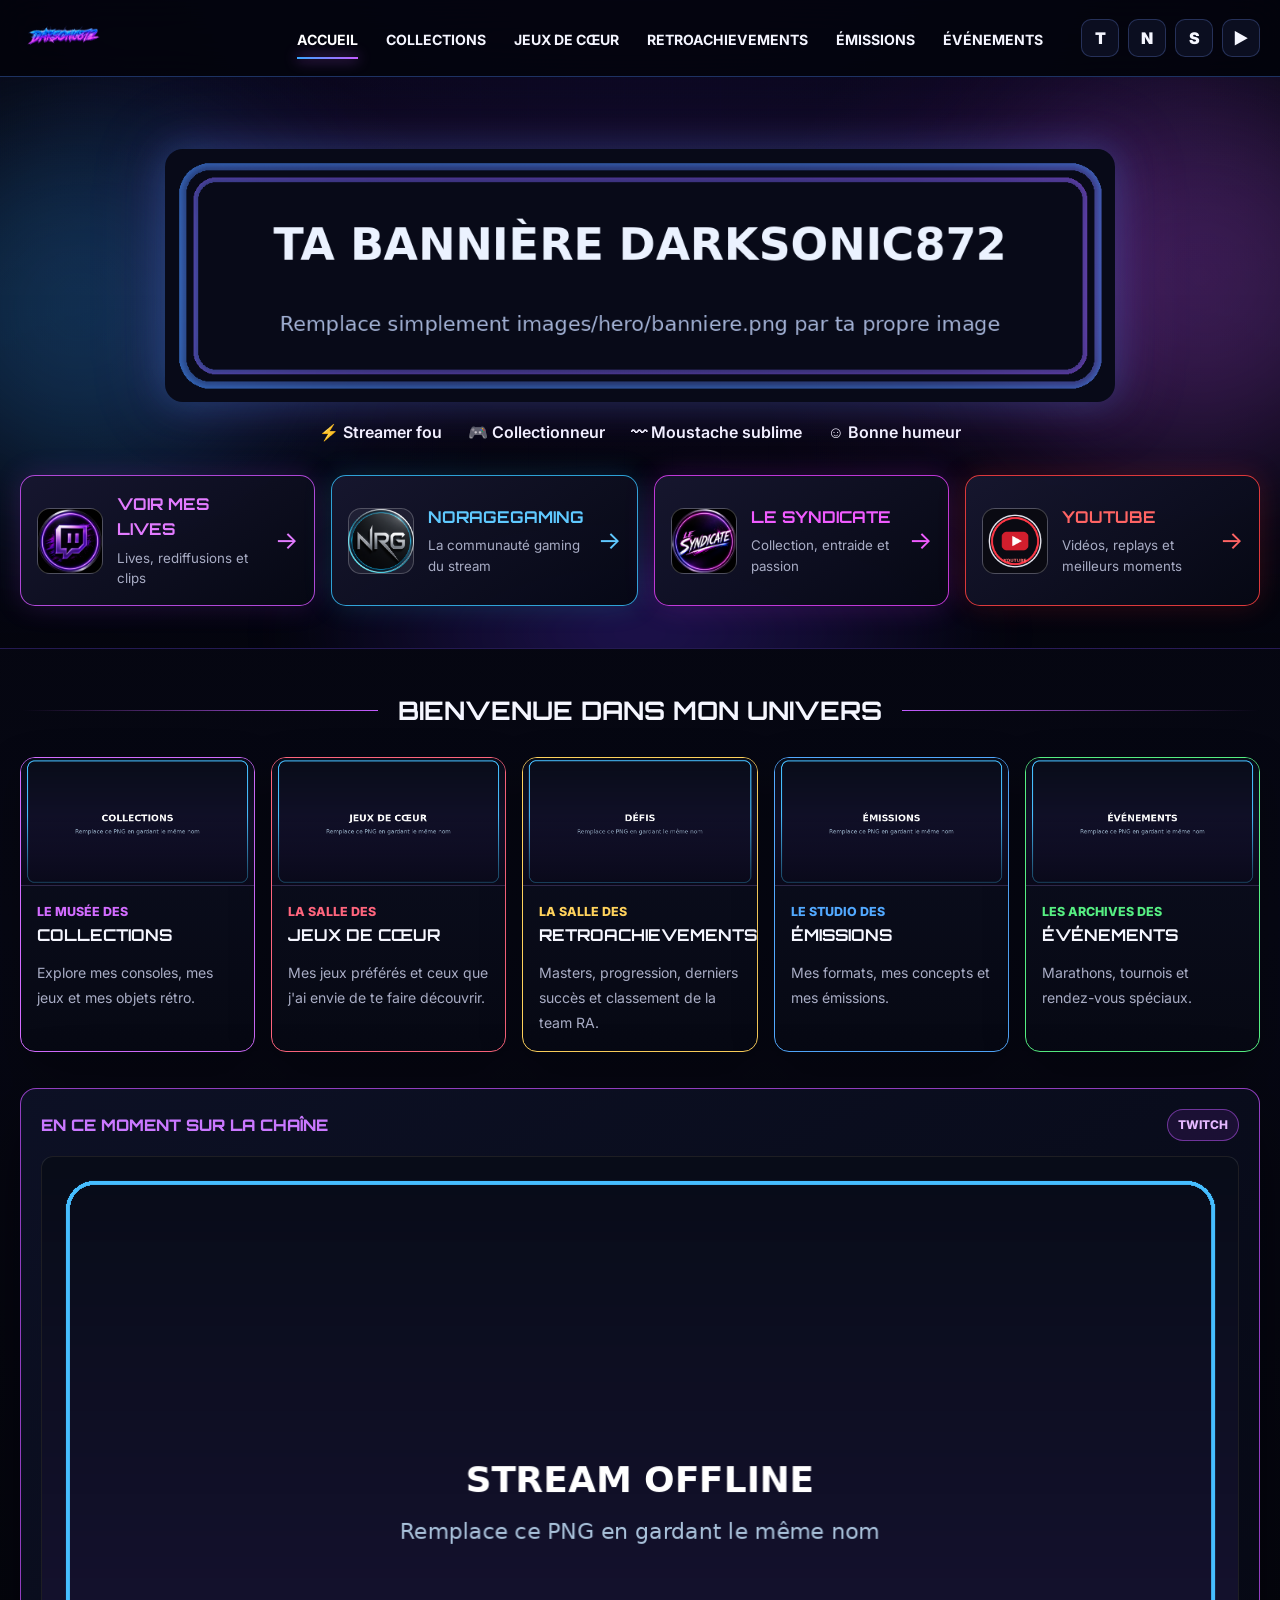
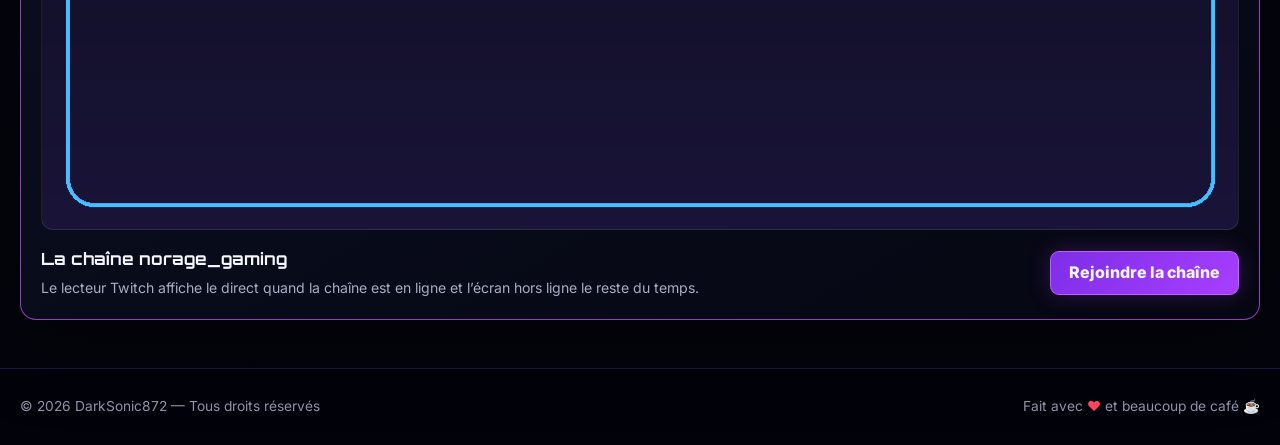
<file: index.html>
<!doctype html>
<html lang="fr">
<head>
  <meta charset="utf-8">
  <meta name="viewport" content="width=device-width, initial-scale=1">
  <meta name="description" content="L'univers gaming et rétro-gaming de DarkSonic872 : lives, collections, jeux de cœur, RetroAchievements, émissions et événements.">
  <title>DarkSonic872 — Gaming & rétro-gaming</title>
  <link rel="preconnect" href="https://fonts.googleapis.com">
  <link rel="preconnect" href="https://fonts.gstatic.com" crossorigin>
  <link href="https://fonts.googleapis.com/css2?family=Inter:wght@400;500;600;700;800&family=Orbitron:wght@600;700;800;900&display=swap" rel="stylesheet">
  <link rel="stylesheet" href="css/style.css">
</head>
<body>
  <header class="site-header">
    <div class="wrap nav">
      <a class="brand" href="index.html" aria-label="Accueil DarkSonic872">
        <img id="header-logo" src="images/logo-darksonic872.png" alt="DarkSonic872">
      </a>

      <button class="menu-btn" type="button" aria-label="Ouvrir le menu" aria-expanded="false">☰</button>

      <nav class="nav-links" aria-label="Navigation principale">
        <a class="active" href="index.html">Accueil</a>
        <a href="collections.html">Collections</a>
        <a href="jeux-de-coeur.html">Jeux de cœur</a>
        <a href="retroachievements.html">RetroAchievements</a>
        <a href="emissions.html">Émissions</a>
        <a href="evenements.html">Événements</a>
      </nav>

      <div class="header-socials" id="header-socials" aria-label="Réseaux sociaux"></div>
    </div>
  </header>

  <main>
    <section class="hero">
      <div class="hero-glow hero-glow-one"></div>
      <div class="hero-glow hero-glow-two"></div>
      <div class="wrap hero-content">
        <img class="hero-banner" id="hero-banner" src="images/hero/banniere.png" alt="Bannière DarkSonic872">
        <p class="hero-tagline" id="hero-tagline"></p>
        <div class="hero-links" id="hero-links"></div>
      </div>
    </section>

    <section class="universe-section">
      <div class="wrap">
        <div class="section-heading">
          <span></span>
          <h1 id="universe-title">Bienvenue dans mon univers</h1>
          <span></span>
        </div>
        <div class="universe-grid" id="universe-grid"></div>
      </div>
    </section>

    <section class="bottom-section">
      <div class="wrap bottom-grid">
        <article class="live-panel">
          <div class="panel-title">
            <p>En ce moment sur la chaîne</p>
            <span class="status-pill" id="stream-status">Twitch</span>
          </div>

          <div class="twitch-frame-wrap">
            <iframe
              id="twitch-player"
              title="Lecteur Twitch Norage Gaming"
              allowfullscreen
              scrolling="no"
              allow="autoplay; fullscreen"
              loading="lazy">
            </iframe>
          </div>

          <div class="live-actions">
            <div>
              <h2 id="live-title">La chaîne Norage Gaming</h2>
              <p>Le lecteur Twitch affiche le direct quand la chaîne est en ligne et l’écran hors ligne le reste du temps.</p>
            </div>
            <a class="btn btn-twitch" id="live-button" href="#" target="_blank" rel="noopener noreferrer">Rejoindre la chaîne</a>
          </div>
        </article>


      </div>
    </section>
  </main>

  <footer class="site-footer">
    <div class="wrap footer-content">
      <p id="copyright">© 2026 DarkSonic872 — Tous droits réservés</p>
      <p>Fait avec <span>♥</span> et beaucoup de café ☕</p>
    </div>
  </footer>

  <script src="js/script.js"></script>
</body>
</html>
</file>
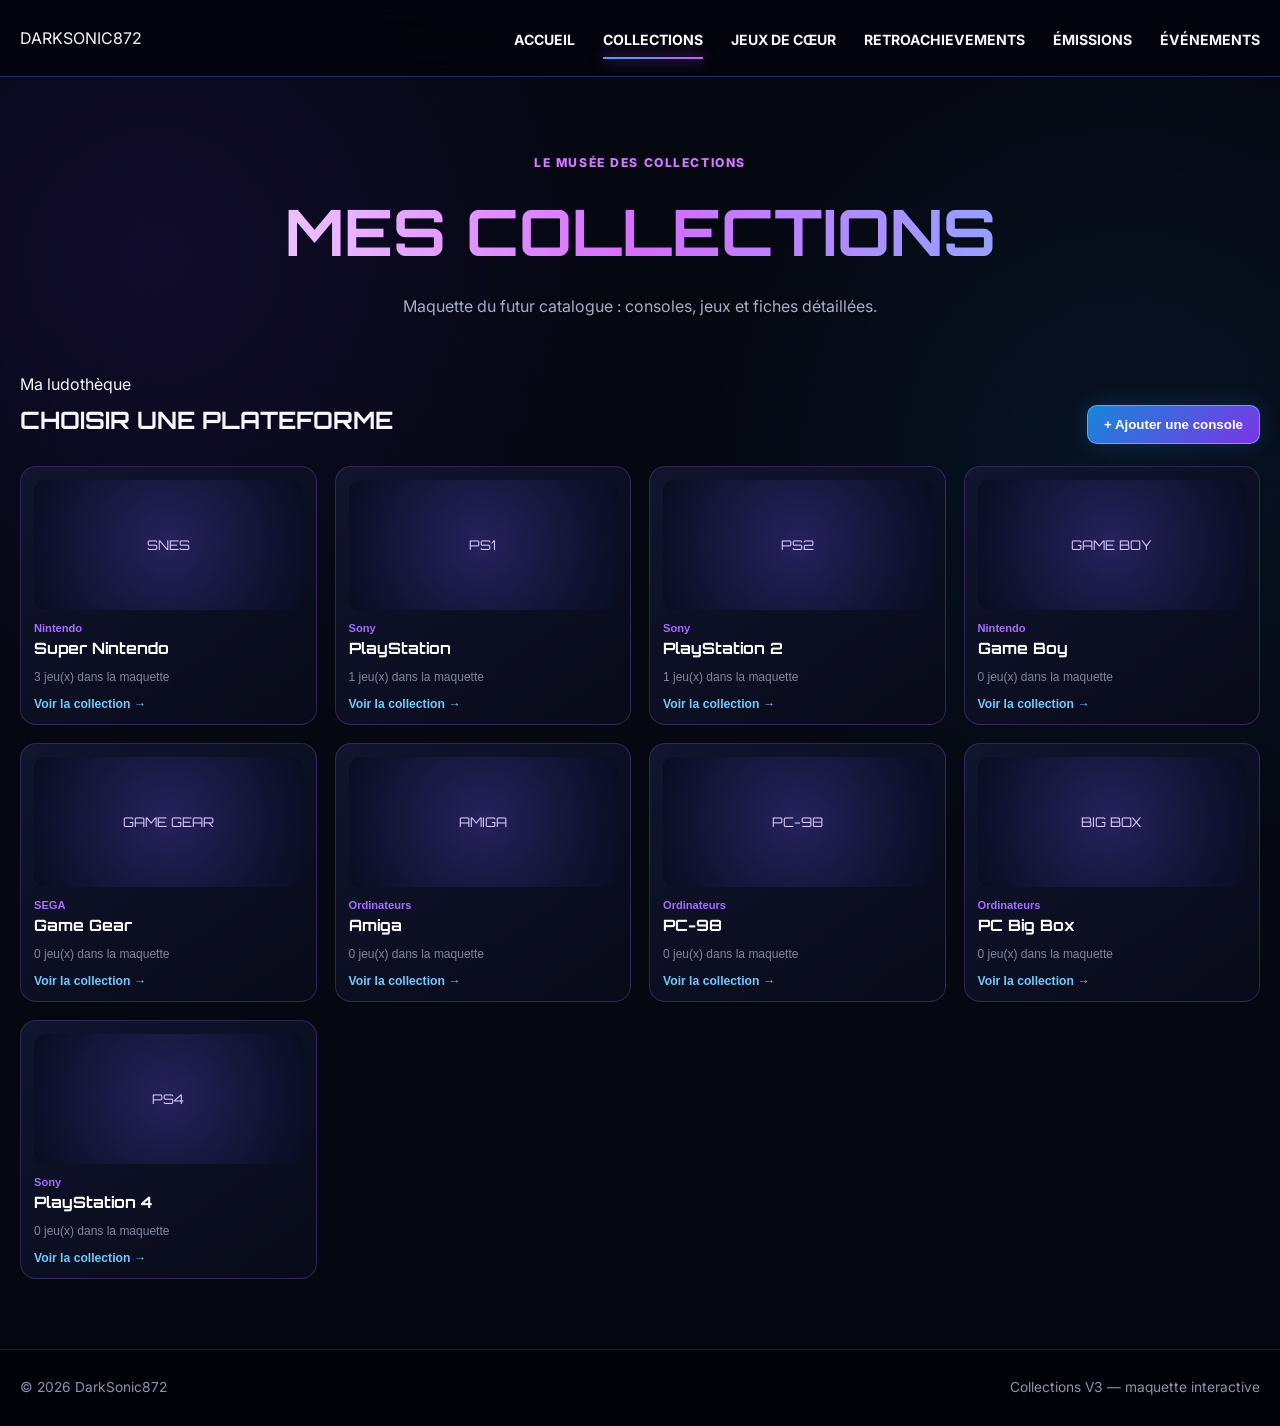
<file: collections.html>
<!doctype html><html lang="fr"><head><meta charset="utf-8"><meta name="viewport" content="width=device-width,initial-scale=1">
<title>Collections — DarkSonic872</title><link rel="preconnect" href="https://fonts.googleapis.com"><link rel="preconnect" href="https://fonts.gstatic.com" crossorigin>
<link href="https://fonts.googleapis.com/css2?family=Inter:wght@400;600;800&family=Orbitron:wght@600;800;900&display=swap" rel="stylesheet"><link rel="stylesheet" href="css/style.css"></head>
<body class="collections-page"><header class="site-header"><div class="wrap nav"><a class="brand" href="index.html">DARK<span>SONIC872</span></a><nav class="nav-links"><a href="index.html">Accueil</a><a class="active" href="collections.html">Collections</a><a href="jeux-de-coeur.html">Jeux de cœur</a><a href="retroachievements.html">RetroAchievements</a><a href="emissions.html">Émissions</a><a href="evenements.html">Événements</a></nav></div></header>
<main><section class="collection-hero"><div class="wrap"><span class="eyebrow">Le musée des collections</span><h1>Mes collections</h1><p>Maquette du futur catalogue : consoles, jeux et fiches détaillées.</p></div></section>
<section class="collection-browser"><div class="wrap">
<div id="platforms"><div class="v3head"><div><span class="eyebrow">Ma ludothèque</span><h2>Choisir une plateforme</h2></div><button class="admin-primary" id="addConsole">+ Ajouter une console</button></div><div class="platform-grid" id="platformGrid"></div></div>
<div id="games" hidden><button class="back-platforms" id="backPlatforms">← Mes collections</button><div class="v3head consolehead"><div><span class="eyebrow" id="family"></span><h2 id="consoleName"></h2><p id="gameCount"></p></div><button class="admin-primary" id="addGame">+ Ajouter un jeu</button></div><div class="catalog-controls"><label class="collection-search grow"><span>⌕</span><input id="searchGame" placeholder="Rechercher un jeu…"></label><select id="sort"><option value="az">Titre A → Z</option><option value="za">Titre Z → A</option></select></div><div class="simple-grid" id="gameGrid"></div></div>
<div id="detail" hidden><button class="back-platforms" id="backGames">← Retour aux jeux</button><div class="detail-layout"><aside><div class="big-cover" id="bigCover"></div><button class="admin-primary full" id="editGame">Modifier ma fiche</button></aside><article><span class="eyebrow" id="detailPlatform"></span><h2 id="detailTitle"></h2><p class="lead" id="short"></p><div class="facts" id="facts"></div><section class="v3panel"><h3>Description du jeu</h3><p id="description"></p></section><section class="v3panel mine"><div class="mine-title"><h3>Mon exemplaire / Mon avis</h3><strong id="score"></strong></div><div class="facts" id="myfacts"></div><h3>Mon avis</h3><p id="opinion"></p></section><section class="v3panel anecdote"><h3>✦ Anecdote</h3><p id="anecdote"></p></section><section class="v3panel future"><span class="eyebrow">Prévu plus tard</span><h3>Note des visiteurs & commentaires</h3><p>Cette zone sera activée plus tard avec comptes, votes et modération.</p></section></article></div></div>
</div></section></main>
<div class="modal-backdrop" id="modal" hidden><section class="admin-modal-card v3modal"><button class="modal-close" id="close">×</button><span class="eyebrow" id="modalEye">Base de démonstration</span><h2 id="modalTitle"></h2><div id="modalBody"></div></section></div>
<footer class="site-footer"><div class="wrap footer-content"><p>© 2026 DarkSonic872</p><p>Collections V3 — maquette interactive</p></div></footer>
<script src="js/script.js"></script><script src="js/collections-v3.js"></script></body></html>
</file>
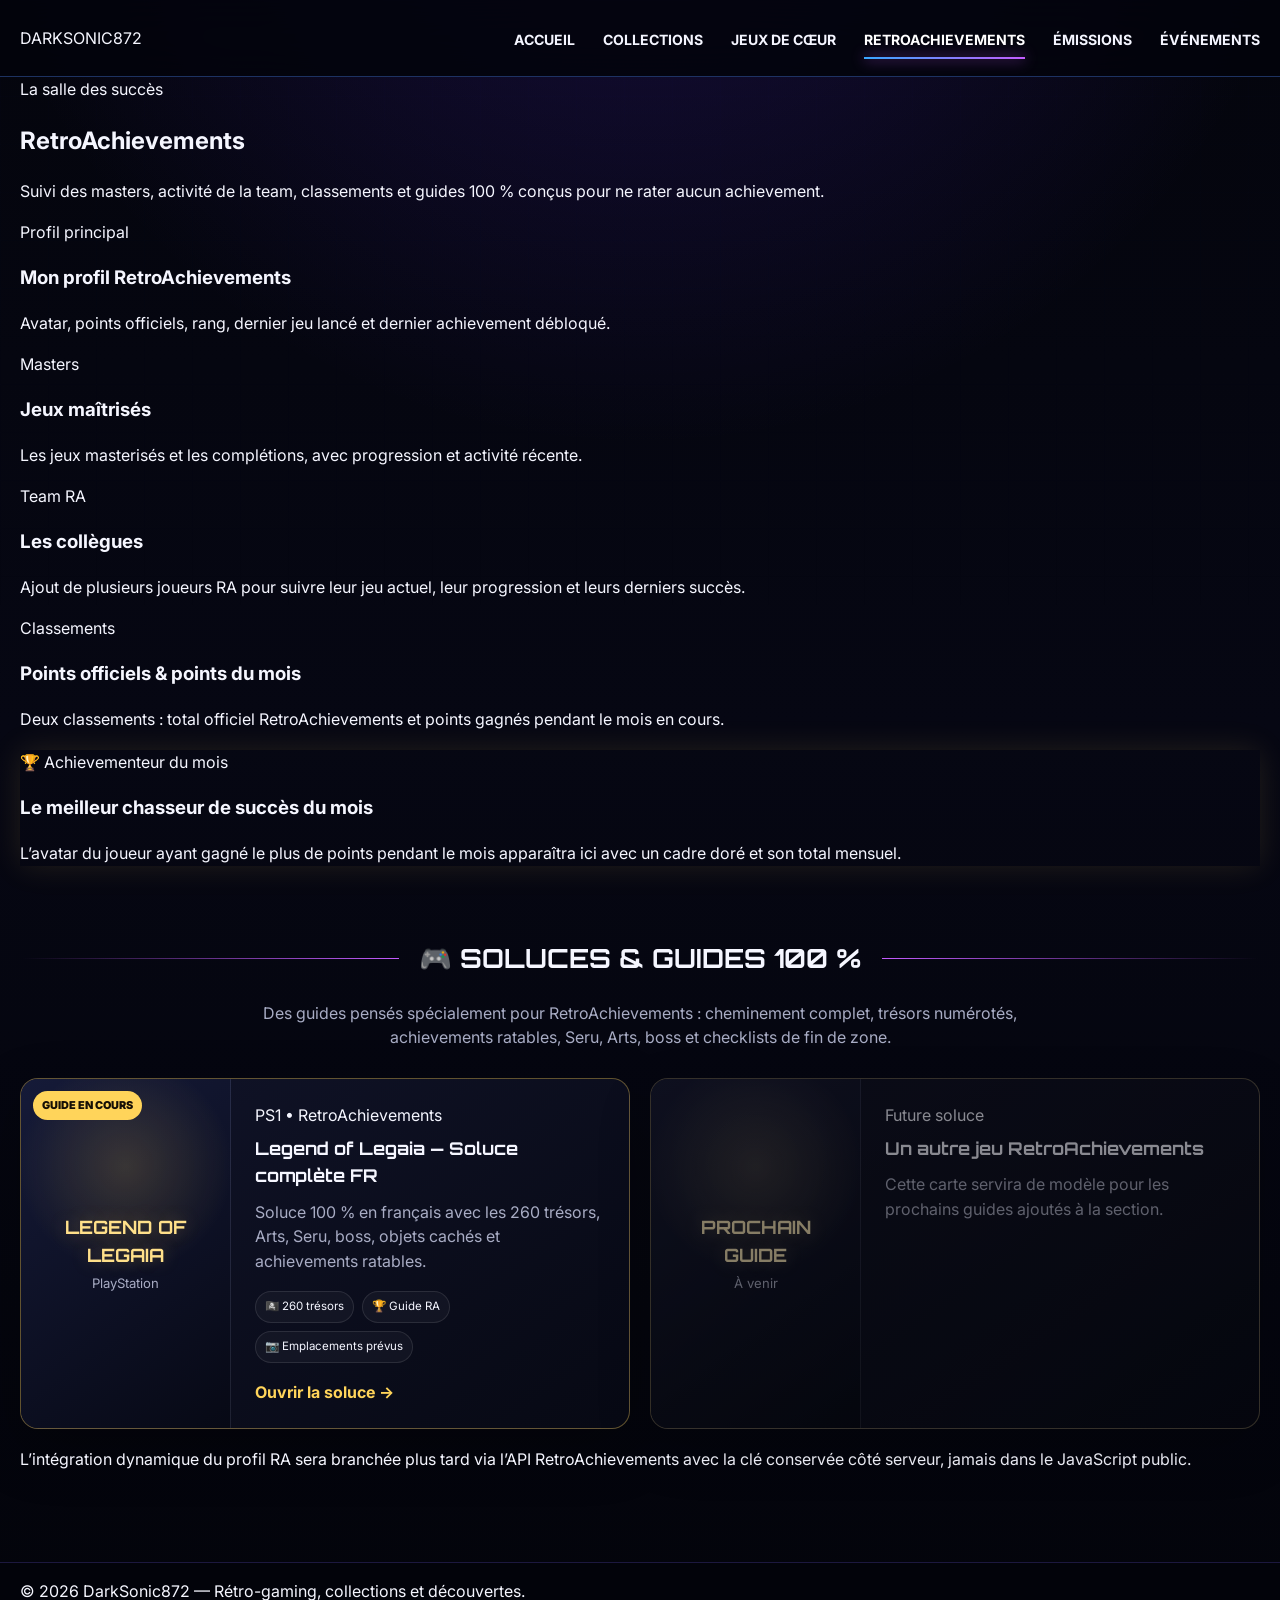
<file: defis.html>
<!doctype html><html lang="fr"><head><meta charset="utf-8"><meta name="viewport" content="width=device-width,initial-scale=1"><meta http-equiv="refresh" content="0; url=retroachievements.html"><title>Redirection — DarkSonic872</title></head><body><p>La page Défis a été remplacée par <a href="retroachievements.html">RetroAchievements</a>.</p></body></html>
</file>
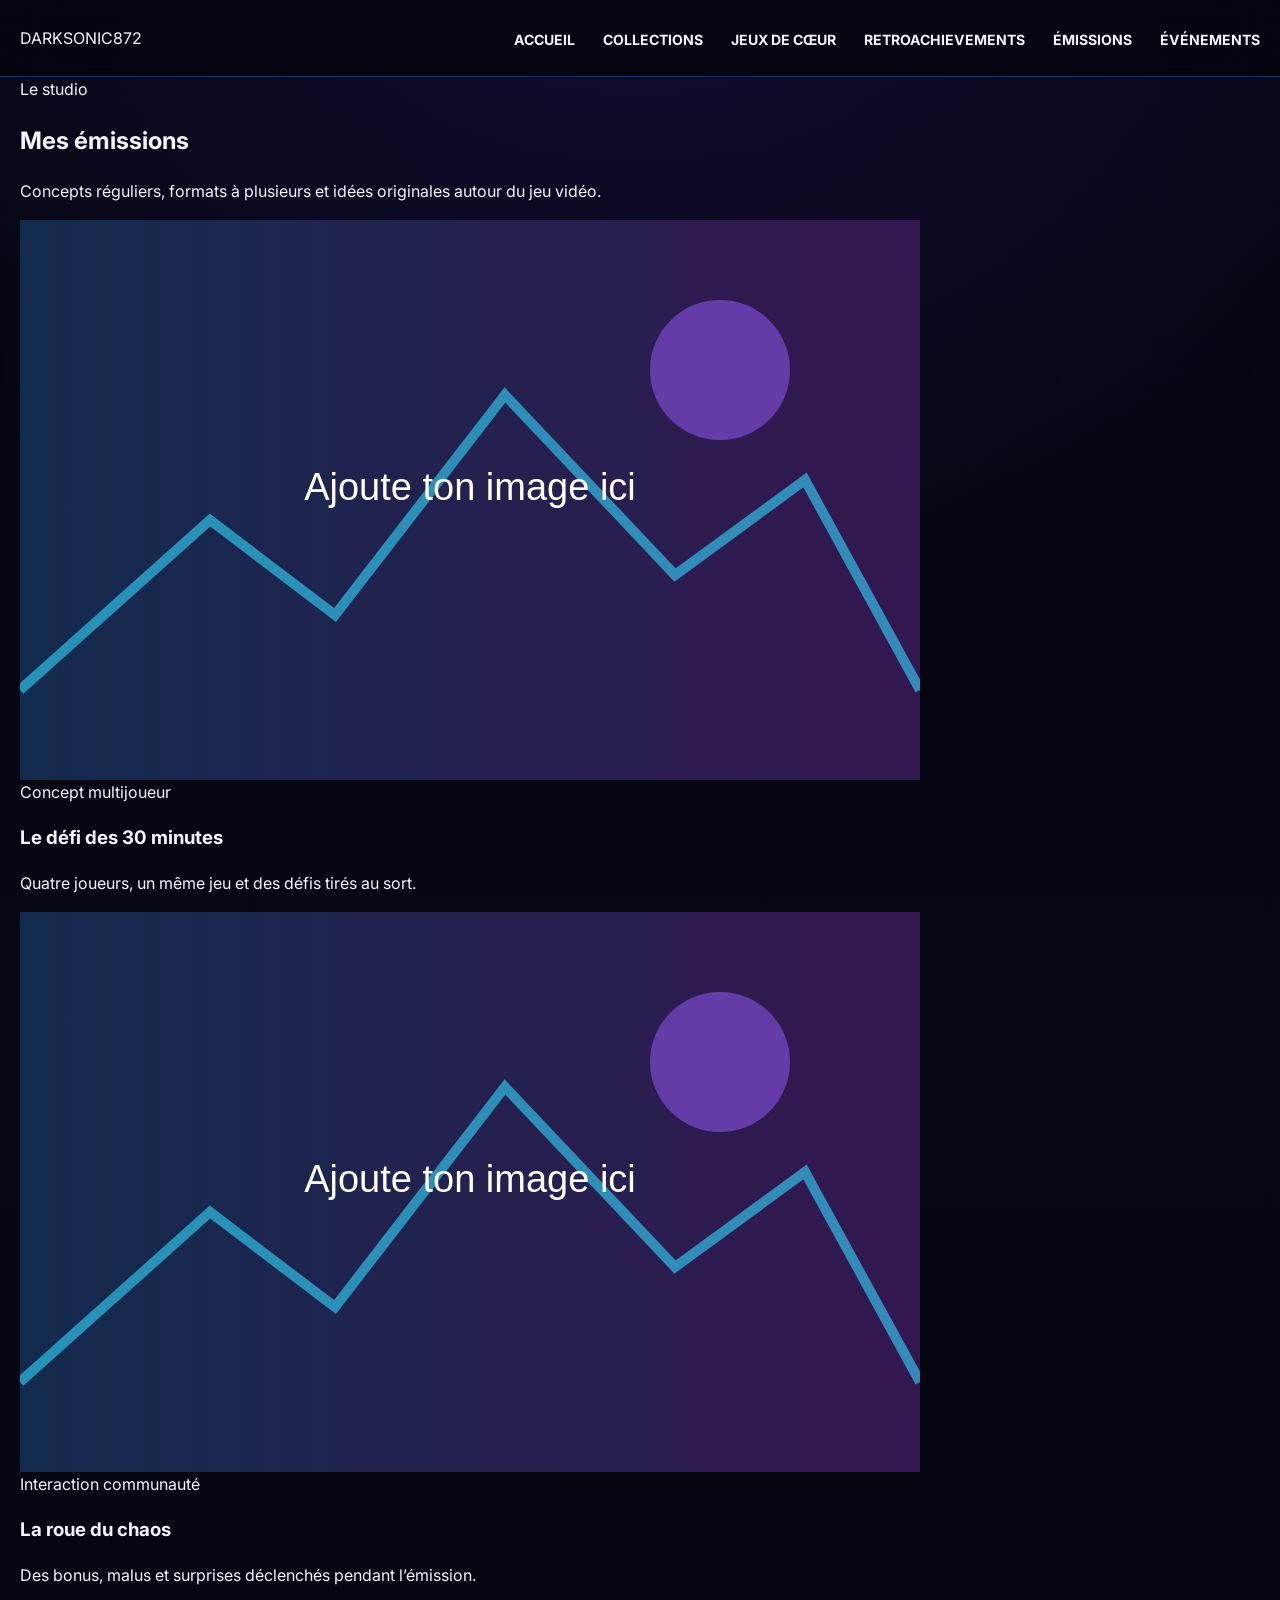
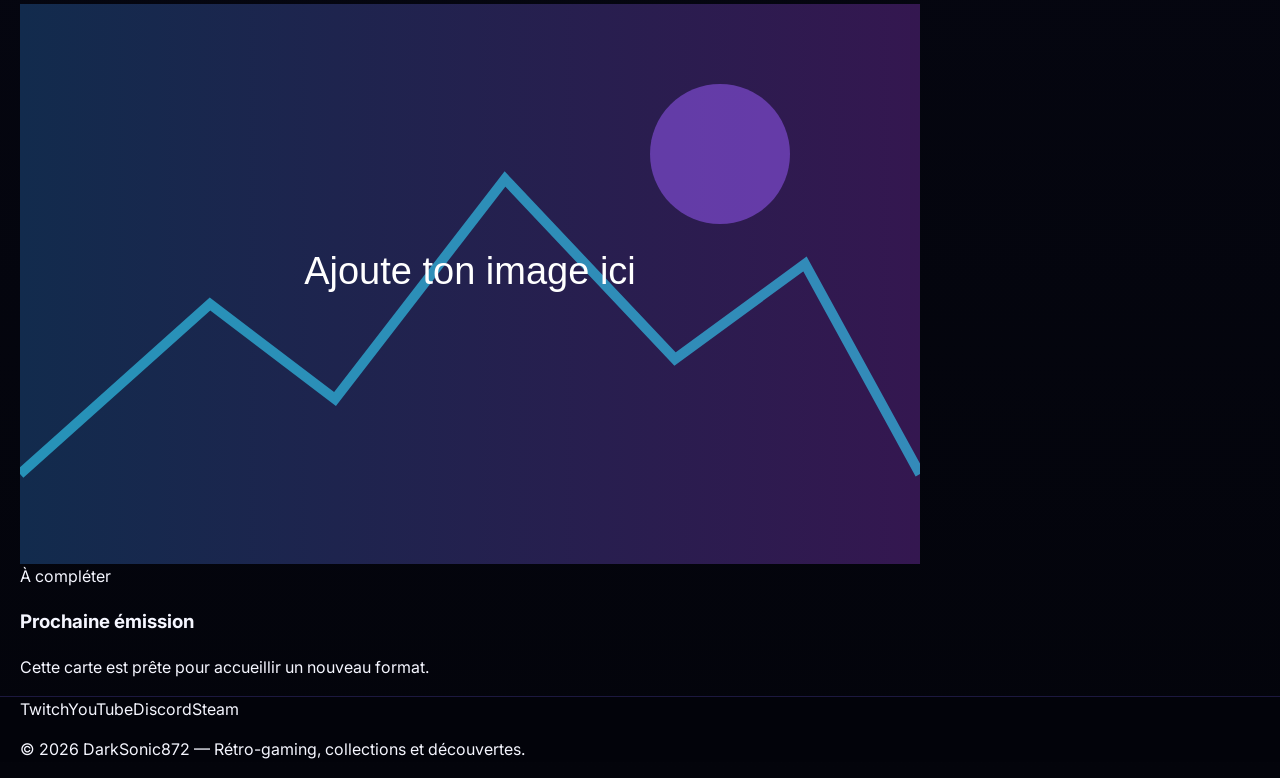
<file: emissions.html>
<!doctype html><html lang="fr"><head><meta charset="utf-8"><meta name="viewport" content="width=device-width,initial-scale=1"><meta name="description" content="Univers gaming et rétro-gaming de DarkSonic872"><title>Émissions — DarkSonic872</title><link rel="preconnect" href="https://fonts.googleapis.com"><link rel="preconnect" href="https://fonts.gstatic.com" crossorigin><link href="https://fonts.googleapis.com/css2?family=Inter:wght@400;600;800&family=Orbitron:wght@600;800;900&display=swap" rel="stylesheet"><link rel="stylesheet" href="css/style.css"></head><body><header class="site-header"><div class="wrap nav"><a class="brand" href="index.html">DARK<span>SONIC872</span></a><button class="menu-btn" aria-label="Ouvrir le menu">☰</button><nav class="nav-links"><a href="index.html">Accueil</a><a href="collections.html">Collections</a><a href="jeux-de-coeur.html">Jeux de cœur</a><a href="retroachievements.html">RetroAchievements</a><a href="emissions.html">Émissions</a><a href="evenements.html">Événements</a></nav></div></header>
<main><section class="page-hero"><div class="wrap"><span class="eyebrow">Le studio</span><h1>Mes émissions</h1><p>Concepts réguliers, formats à plusieurs et idées originales autour du jeu vidéo.</p></div></section><section><div class="wrap grid grid-3"><article class="card event-card"><img src="images/placeholder.svg" alt="Émission"><span class="meta">Concept multijoueur</span><h3>Le défi des 30 minutes</h3><p>Quatre joueurs, un même jeu et des défis tirés au sort.</p></article><article class="card event-card"><img src="images/placeholder.svg" alt="Roue du chaos"><span class="meta">Interaction communauté</span><h3>La roue du chaos</h3><p>Des bonus, malus et surprises déclenchés pendant l’émission.</p></article><article class="card event-card"><img src="images/placeholder.svg" alt="Nouvelle émission"><span class="meta">À compléter</span><h3>Prochaine émission</h3><p>Cette carte est prête pour accueillir un nouveau format.</p></article></div></section></main><footer class="site-footer"><div class="wrap"><div class="socials"><a href="#">Twitch</a><a href="#">YouTube</a><a href="#">Discord</a><a href="#">Steam</a></div><p class="small">© 2026 DarkSonic872 — Rétro-gaming, collections et découvertes.</p></div></footer><script src="js/script.js"></script></body></html>
</file>
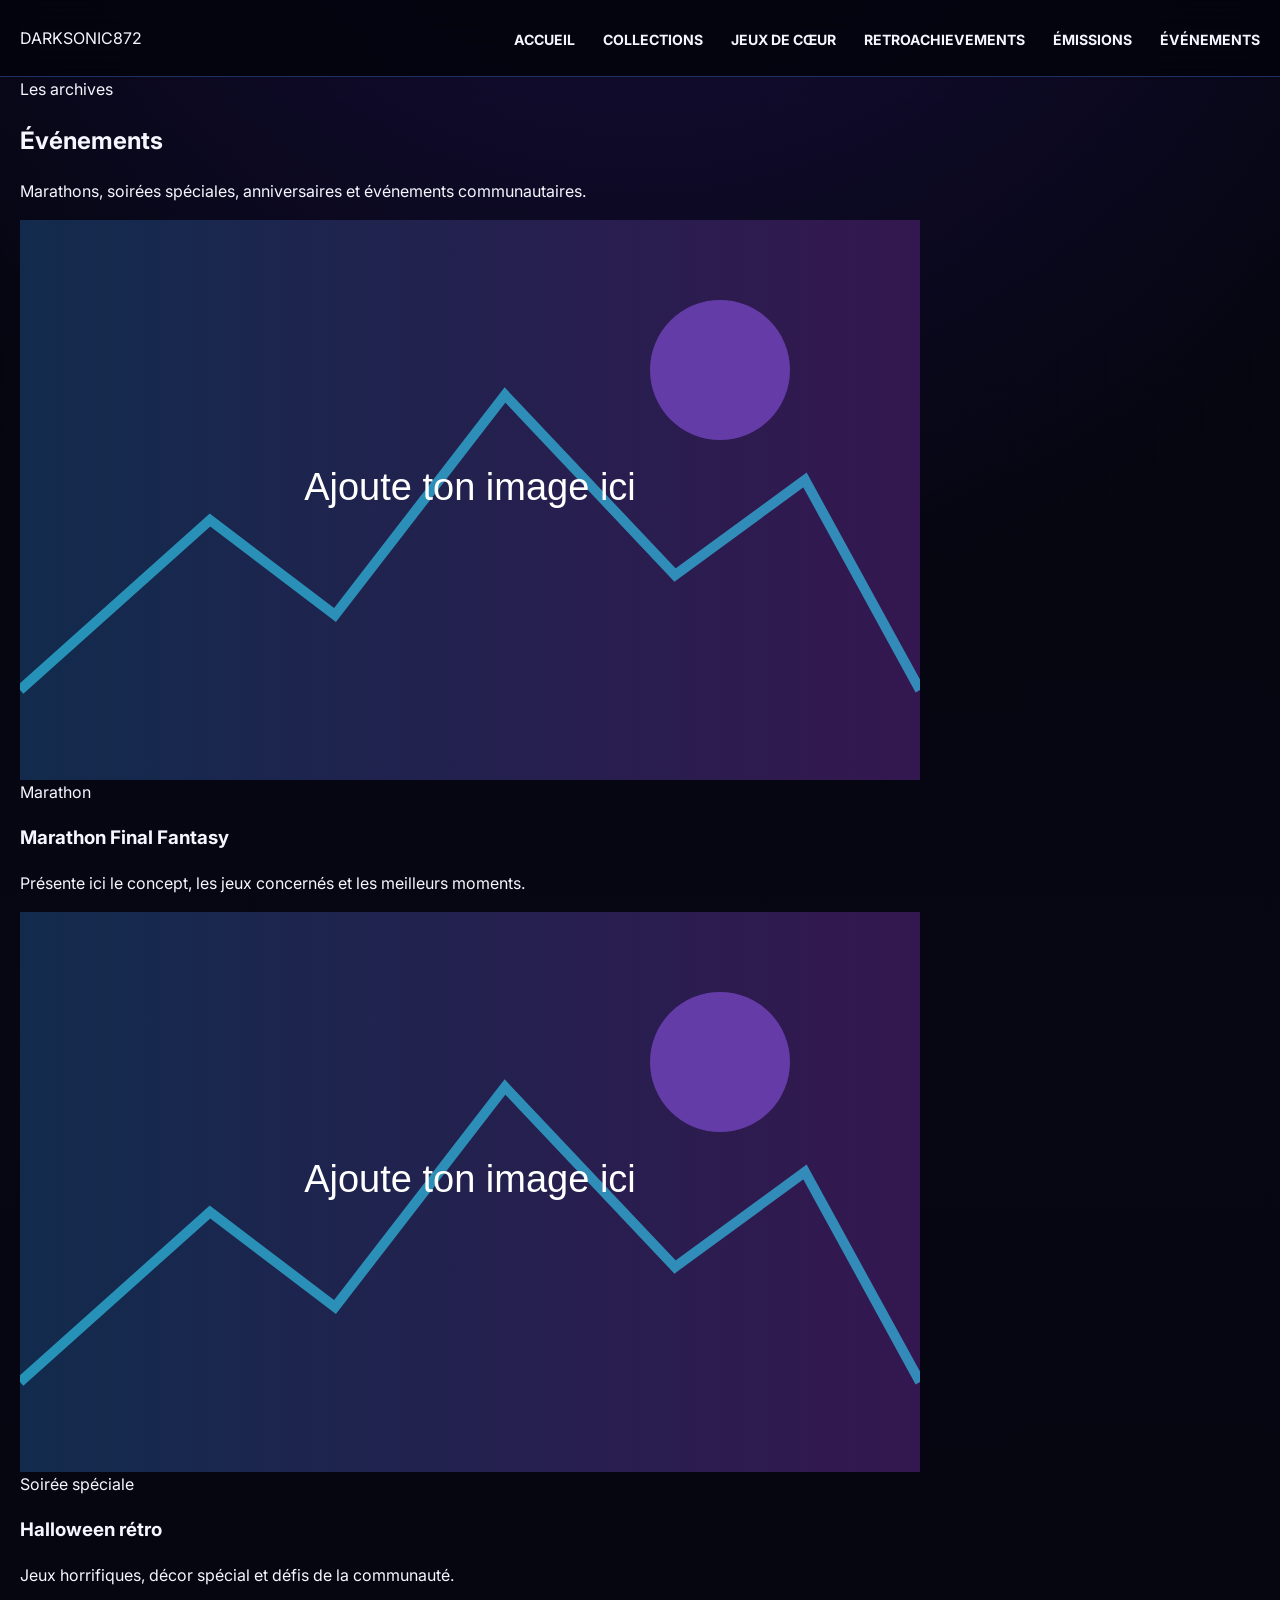
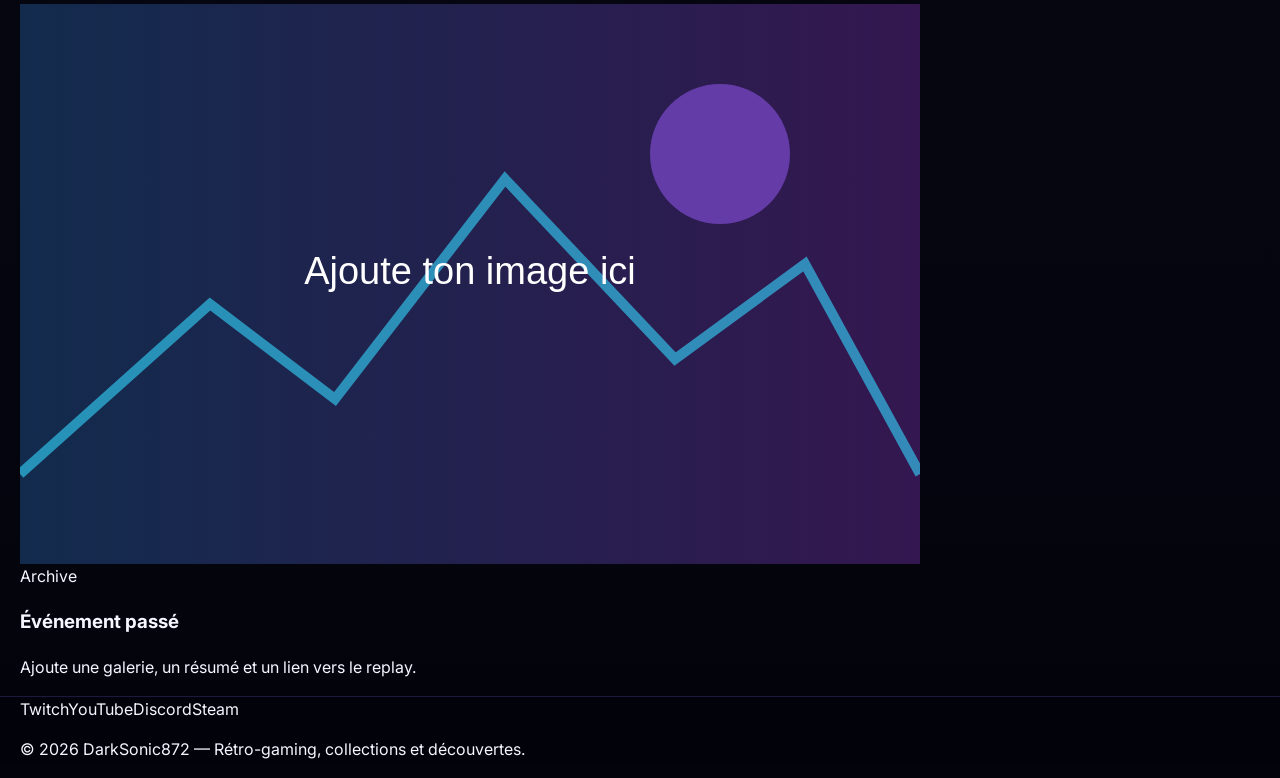
<file: evenements.html>
<!doctype html><html lang="fr"><head><meta charset="utf-8"><meta name="viewport" content="width=device-width,initial-scale=1"><meta name="description" content="Univers gaming et rétro-gaming de DarkSonic872"><title>Événements — DarkSonic872</title><link rel="preconnect" href="https://fonts.googleapis.com"><link rel="preconnect" href="https://fonts.gstatic.com" crossorigin><link href="https://fonts.googleapis.com/css2?family=Inter:wght@400;600;800&family=Orbitron:wght@600;800;900&display=swap" rel="stylesheet"><link rel="stylesheet" href="css/style.css"></head><body><header class="site-header"><div class="wrap nav"><a class="brand" href="index.html">DARK<span>SONIC872</span></a><button class="menu-btn" aria-label="Ouvrir le menu">☰</button><nav class="nav-links"><a href="index.html">Accueil</a><a href="collections.html">Collections</a><a href="jeux-de-coeur.html">Jeux de cœur</a><a href="retroachievements.html">RetroAchievements</a><a href="emissions.html">Émissions</a><a href="evenements.html">Événements</a></nav></div></header>
<main><section class="page-hero"><div class="wrap"><span class="eyebrow">Les archives</span><h1>Événements</h1><p>Marathons, soirées spéciales, anniversaires et événements communautaires.</p></div></section><section><div class="wrap grid grid-3"><article class="card event-card"><img src="images/placeholder.svg" alt="Marathon"><span class="meta">Marathon</span><h3>Marathon Final Fantasy</h3><p>Présente ici le concept, les jeux concernés et les meilleurs moments.</p></article><article class="card event-card"><img src="images/placeholder.svg" alt="Halloween"><span class="meta">Soirée spéciale</span><h3>Halloween rétro</h3><p>Jeux horrifiques, décor spécial et défis de la communauté.</p></article><article class="card event-card"><img src="images/placeholder.svg" alt="Événement"><span class="meta">Archive</span><h3>Événement passé</h3><p>Ajoute une galerie, un résumé et un lien vers le replay.</p></article></div></section></main><footer class="site-footer"><div class="wrap"><div class="socials"><a href="#">Twitch</a><a href="#">YouTube</a><a href="#">Discord</a><a href="#">Steam</a></div><p class="small">© 2026 DarkSonic872 — Rétro-gaming, collections et découvertes.</p></div></footer><script src="js/script.js"></script></body></html>
</file>
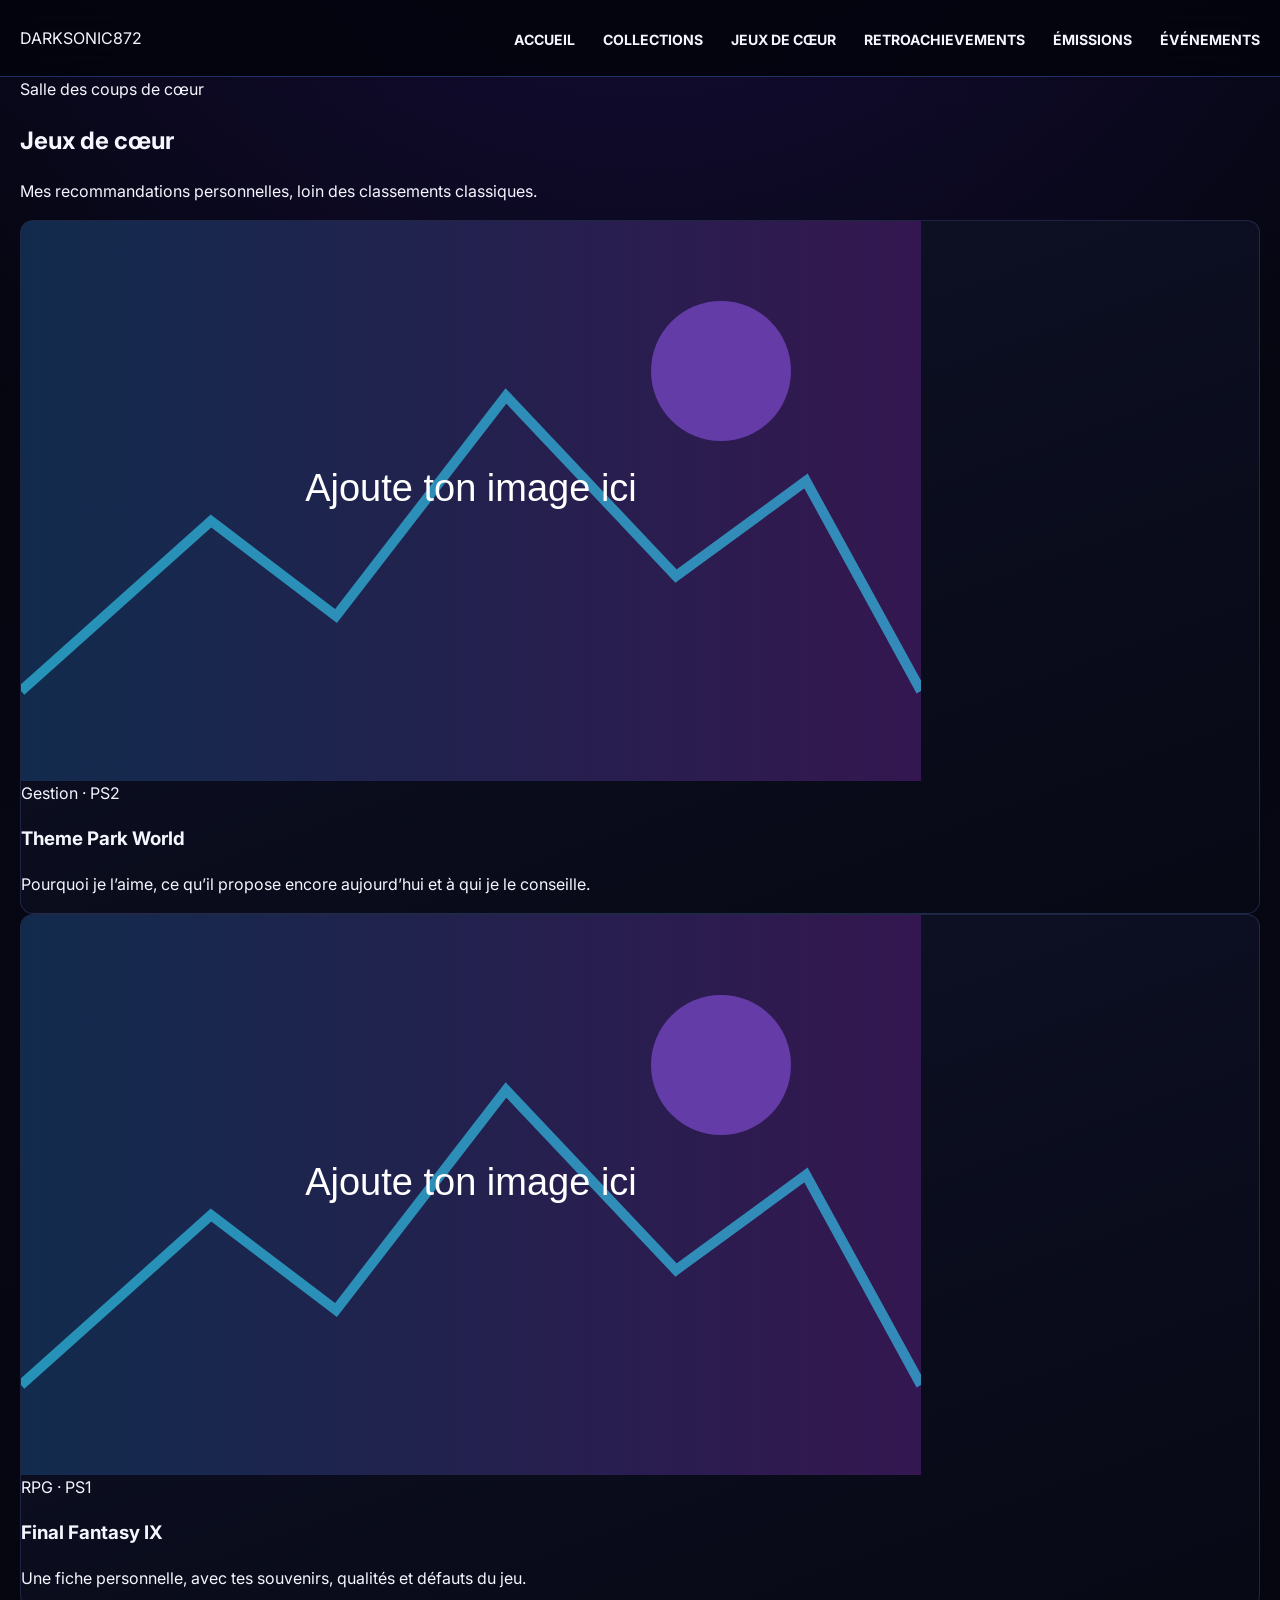
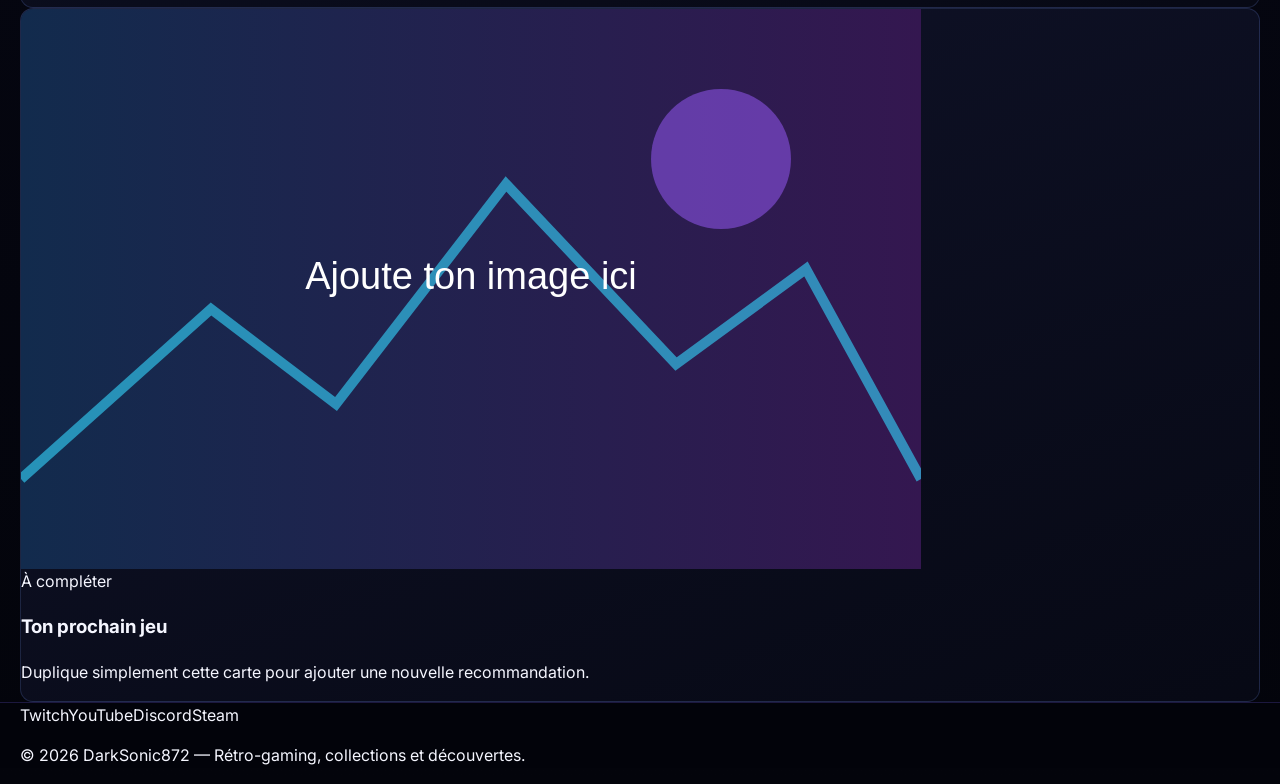
<file: jeux-de-coeur.html>
<!doctype html><html lang="fr"><head><meta charset="utf-8"><meta name="viewport" content="width=device-width,initial-scale=1"><meta name="description" content="Univers gaming et rétro-gaming de DarkSonic872"><title>Jeux de cœur — DarkSonic872</title><link rel="preconnect" href="https://fonts.googleapis.com"><link rel="preconnect" href="https://fonts.gstatic.com" crossorigin><link href="https://fonts.googleapis.com/css2?family=Inter:wght@400;600;800&family=Orbitron:wght@600;800;900&display=swap" rel="stylesheet"><link rel="stylesheet" href="css/style.css"></head><body><header class="site-header"><div class="wrap nav"><a class="brand" href="index.html">DARK<span>SONIC872</span></a><button class="menu-btn" aria-label="Ouvrir le menu">☰</button><nav class="nav-links"><a href="index.html">Accueil</a><a href="collections.html">Collections</a><a href="jeux-de-coeur.html">Jeux de cœur</a><a href="retroachievements.html">RetroAchievements</a><a href="emissions.html">Émissions</a><a href="evenements.html">Événements</a></nav></div></header>
<main><section class="page-hero"><div class="wrap"><span class="eyebrow">Salle des coups de cœur</span><h1>Jeux de cœur</h1><p>Mes recommandations personnelles, loin des classements classiques.</p></div></section><section><div class="wrap grid grid-3"><article class="card game-card"><img src="images/placeholder.svg" alt="Theme Park World"><span class="meta">Gestion · PS2</span><h3>Theme Park World</h3><p>Pourquoi je l’aime, ce qu’il propose encore aujourd’hui et à qui je le conseille.</p></article><article class="card game-card"><img src="images/placeholder.svg" alt="Final Fantasy IX"><span class="meta">RPG · PS1</span><h3>Final Fantasy IX</h3><p>Une fiche personnelle, avec tes souvenirs, qualités et défauts du jeu.</p></article><article class="card game-card"><img src="images/placeholder.svg" alt="Nouveau jeu"><span class="meta">À compléter</span><h3>Ton prochain jeu</h3><p>Duplique simplement cette carte pour ajouter une nouvelle recommandation.</p></article></div></section></main><footer class="site-footer"><div class="wrap"><div class="socials"><a href="#">Twitch</a><a href="#">YouTube</a><a href="#">Discord</a><a href="#">Steam</a></div><p class="small">© 2026 DarkSonic872 — Rétro-gaming, collections et découvertes.</p></div></footer><script src="js/script.js"></script></body></html>
</file>
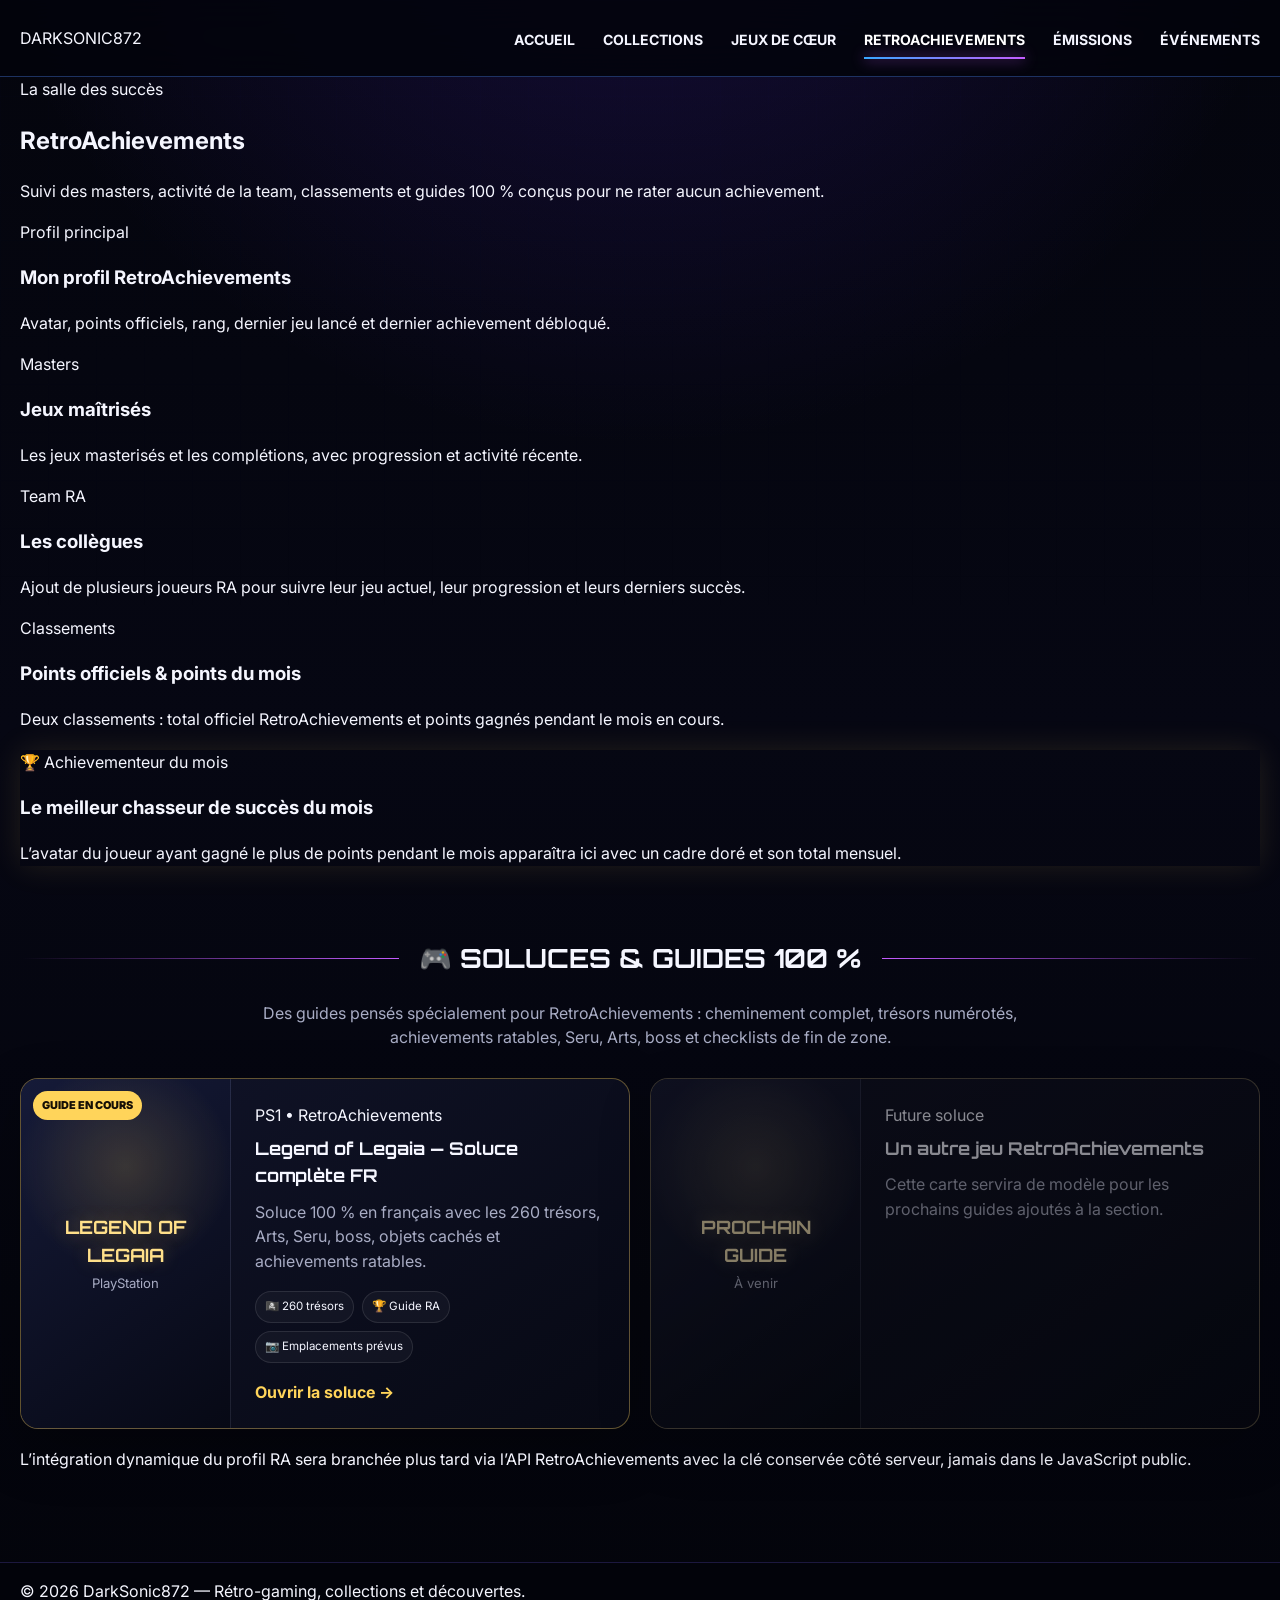
<file: retroachievements.html>
<!doctype html>
<html lang="fr">
<head>
  <meta charset="utf-8">
  <meta name="viewport" content="width=device-width,initial-scale=1">
  <meta name="description" content="RetroAchievements, classements et soluces 100 % de DarkSonic872">
  <title>RetroAchievements — DarkSonic872</title>
  <link rel="preconnect" href="https://fonts.googleapis.com">
  <link rel="preconnect" href="https://fonts.gstatic.com" crossorigin>
  <link href="https://fonts.googleapis.com/css2?family=Inter:wght@400;600;800&family=Orbitron:wght@600;800;900&display=swap" rel="stylesheet">
  <link rel="stylesheet" href="css/style.css">
</head>
<body>
<header class="site-header"><div class="wrap nav"><a class="brand" href="index.html">DARK<span>SONIC872</span></a><button class="menu-btn" aria-label="Ouvrir le menu">☰</button><nav class="nav-links"><a href="index.html">Accueil</a><a href="collections.html">Collections</a><a href="jeux-de-coeur.html">Jeux de cœur</a><a class="active" href="retroachievements.html">RetroAchievements</a><a href="emissions.html">Émissions</a><a href="evenements.html">Événements</a></nav></div></header>
<main>
  <section class="page-hero"><div class="wrap"><span class="eyebrow">La salle des succès</span><h1>RetroAchievements</h1><p>Suivi des masters, activité de la team, classements et guides 100 % conçus pour ne rater aucun achievement.</p></div></section>

  <section><div class="wrap">
    <div class="grid grid-2">
      <article class="card"><span class="status">Profil principal</span><h3>Mon profil RetroAchievements</h3><p>Avatar, points officiels, rang, dernier jeu lancé et dernier achievement débloqué.</p></article>
      <article class="card"><span class="status">Masters</span><h3>Jeux maîtrisés</h3><p>Les jeux masterisés et les complétions, avec progression et activité récente.</p></article>
      <article class="card"><span class="status">Team RA</span><h3>Les collègues</h3><p>Ajout de plusieurs joueurs RA pour suivre leur jeu actuel, leur progression et leurs derniers succès.</p></article>
      <article class="card"><span class="status">Classements</span><h3>Points officiels & points du mois</h3><p>Deux classements : total officiel RetroAchievements et points gagnés pendant le mois en cours.</p></article>
    </div>
    <article class="card ra-month-card"><span class="status">🏆 Achievementeur du mois</span><h3>Le meilleur chasseur de succès du mois</h3><p>L’avatar du joueur ayant gagné le plus de points pendant le mois apparaîtra ici avec un cadre doré et son total mensuel.</p></article>
  </div></section>

  <section class="ra-guides-section" id="soluces"><div class="wrap">
    <div class="section-heading"><span></span><h2>🎮 Soluces & Guides 100 %</h2><span></span></div>
    <p class="ra-guides-intro">Des guides pensés spécialement pour RetroAchievements : cheminement complet, trésors numérotés, achievements ratables, Seru, Arts, boss et checklists de fin de zone.</p>

    <div class="ra-guide-grid">
      <a class="ra-guide-card" href="soluce-legend-of-legaia.html">
        <div class="ra-guide-cover">
          <div class="ra-guide-cover-placeholder"><strong>LEGEND OF LEGAIA</strong><span>PlayStation</span></div>
          <span class="ra-guide-badge">Guide en cours</span>
        </div>
        <div class="ra-guide-copy">
          <span class="status">PS1 • RetroAchievements</span>
          <h3>Legend of Legaia — Soluce complète FR</h3>
          <p>Soluce 100 % en français avec les 260 trésors, Arts, Seru, boss, objets cachés et achievements ratables.</p>
          <div class="ra-guide-meta"><span>🏴‍☠️ 260 trésors</span><span>🏆 Guide RA</span><span>📷 Emplacements prévus</span></div>
          <strong class="ra-guide-link">Ouvrir la soluce →</strong>
        </div>
      </a>

      <article class="ra-guide-card ra-guide-coming">
        <div class="ra-guide-cover"><div class="ra-guide-cover-placeholder"><strong>PROCHAIN GUIDE</strong><span>À venir</span></div></div>
        <div class="ra-guide-copy"><span class="status">Future soluce</span><h3>Un autre jeu RetroAchievements</h3><p>Cette carte servira de modèle pour les prochains guides ajoutés à la section.</p></div>
      </article>
    </div>
    <p class="small" style="margin-top:18px">L’intégration dynamique du profil RA sera branchée plus tard via l’API RetroAchievements avec la clé conservée côté serveur, jamais dans le JavaScript public.</p>
  </div></section>
</main>
<footer class="site-footer"><div class="wrap"><p class="small">© 2026 DarkSonic872 — Rétro-gaming, collections et découvertes.</p></div></footer>
<script src="js/script.js"></script>
</body>
</html>
</file>
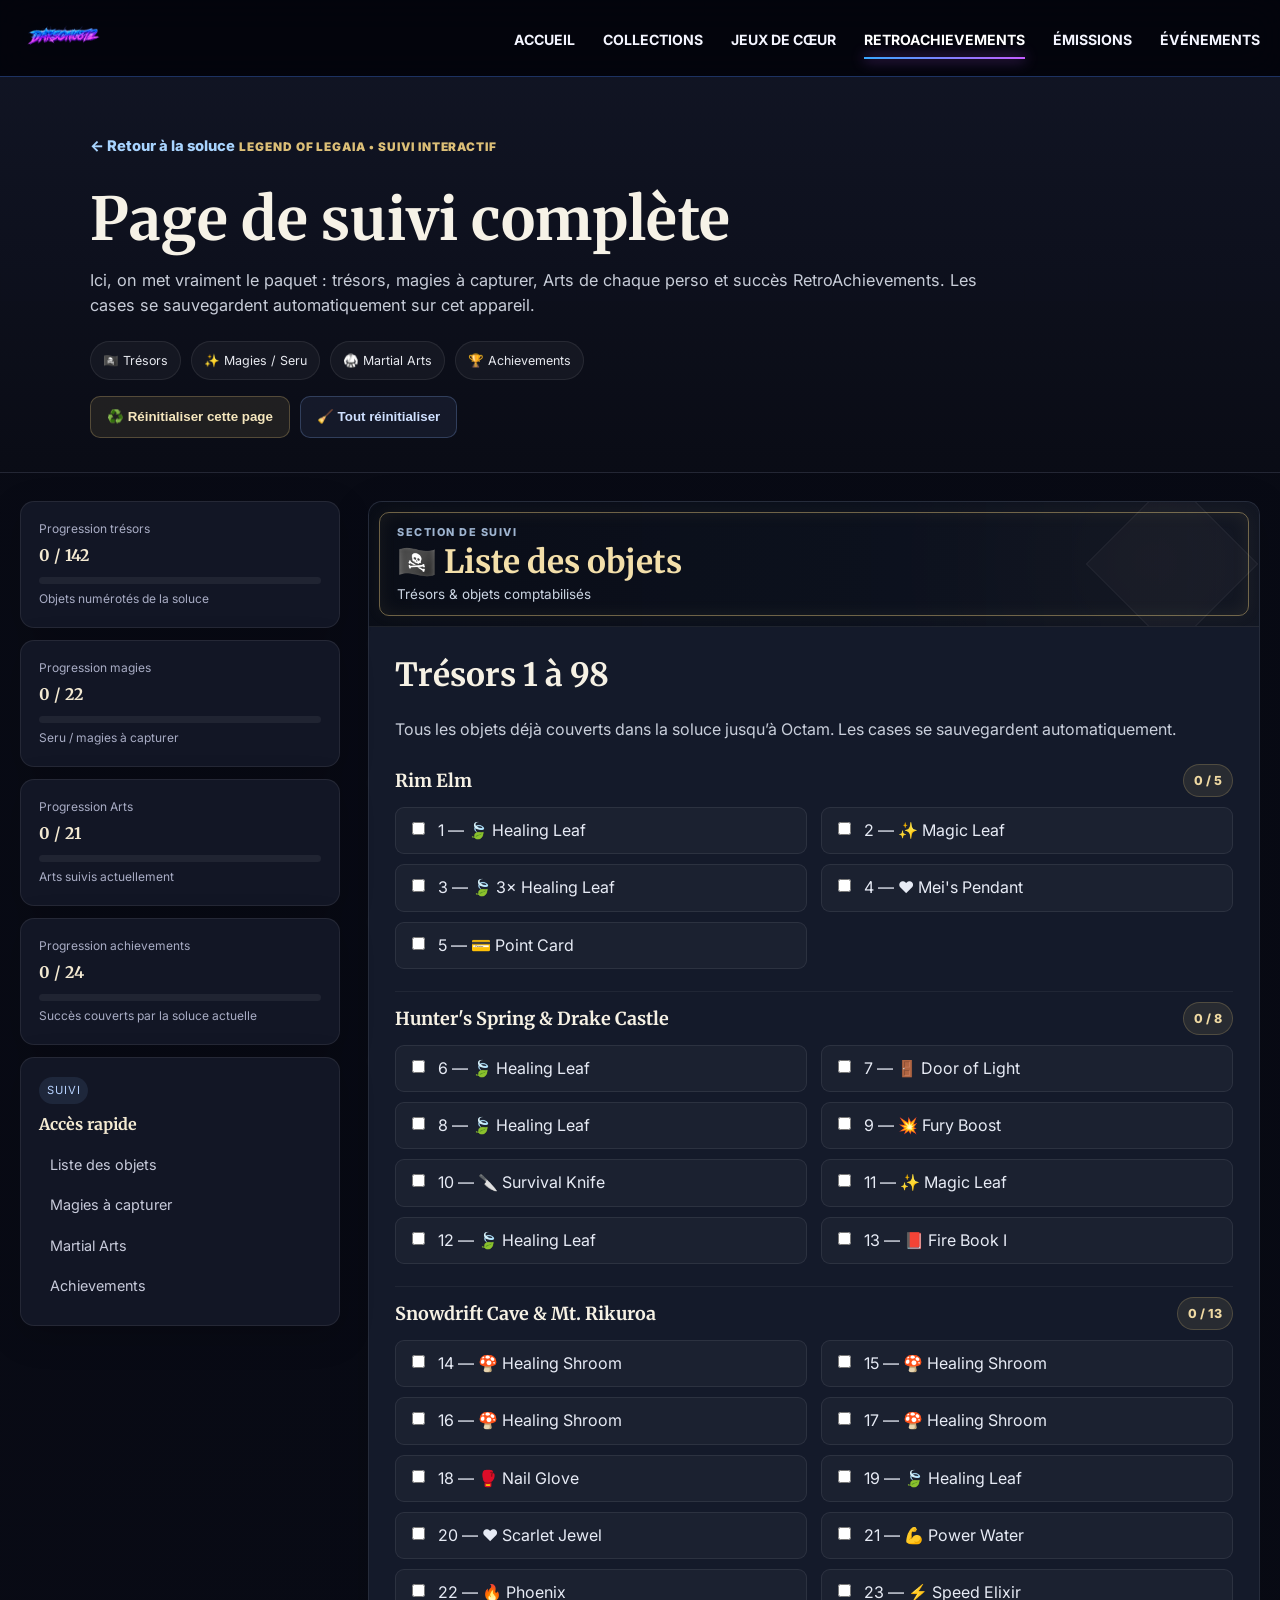
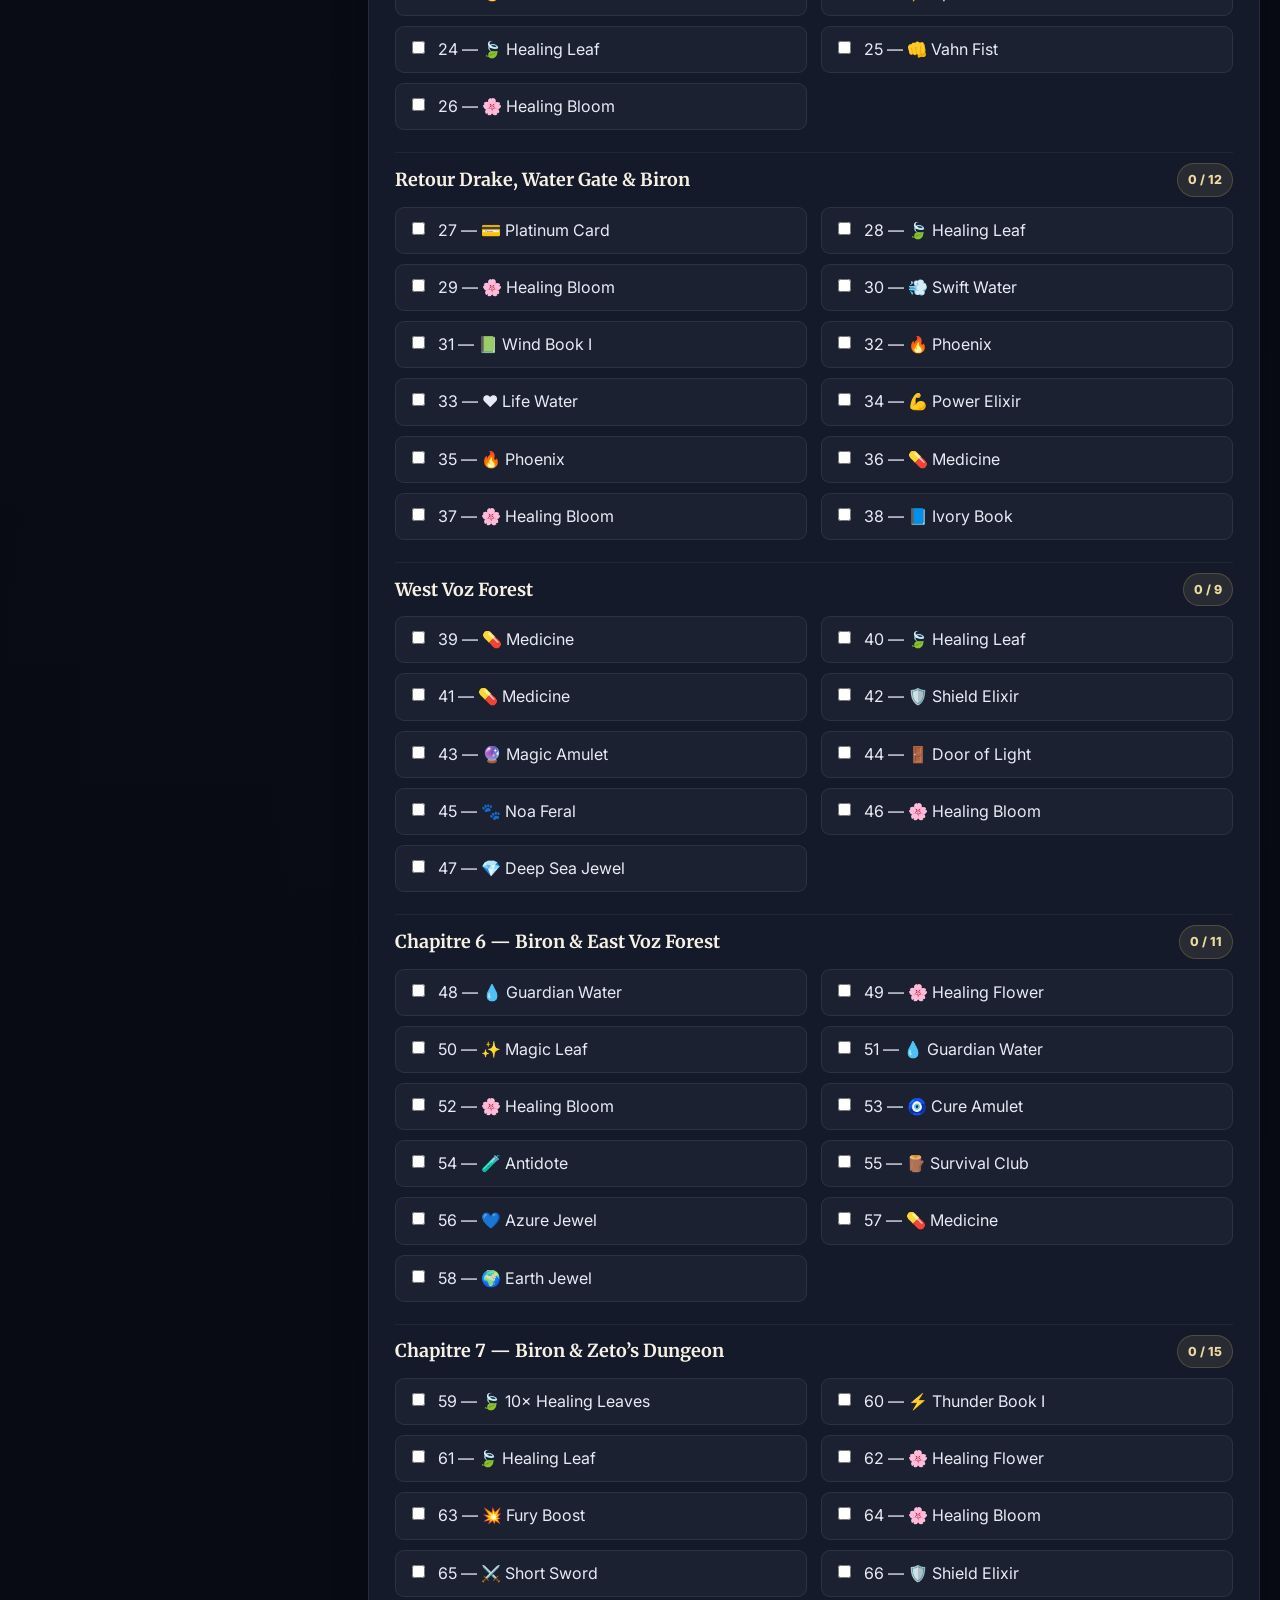
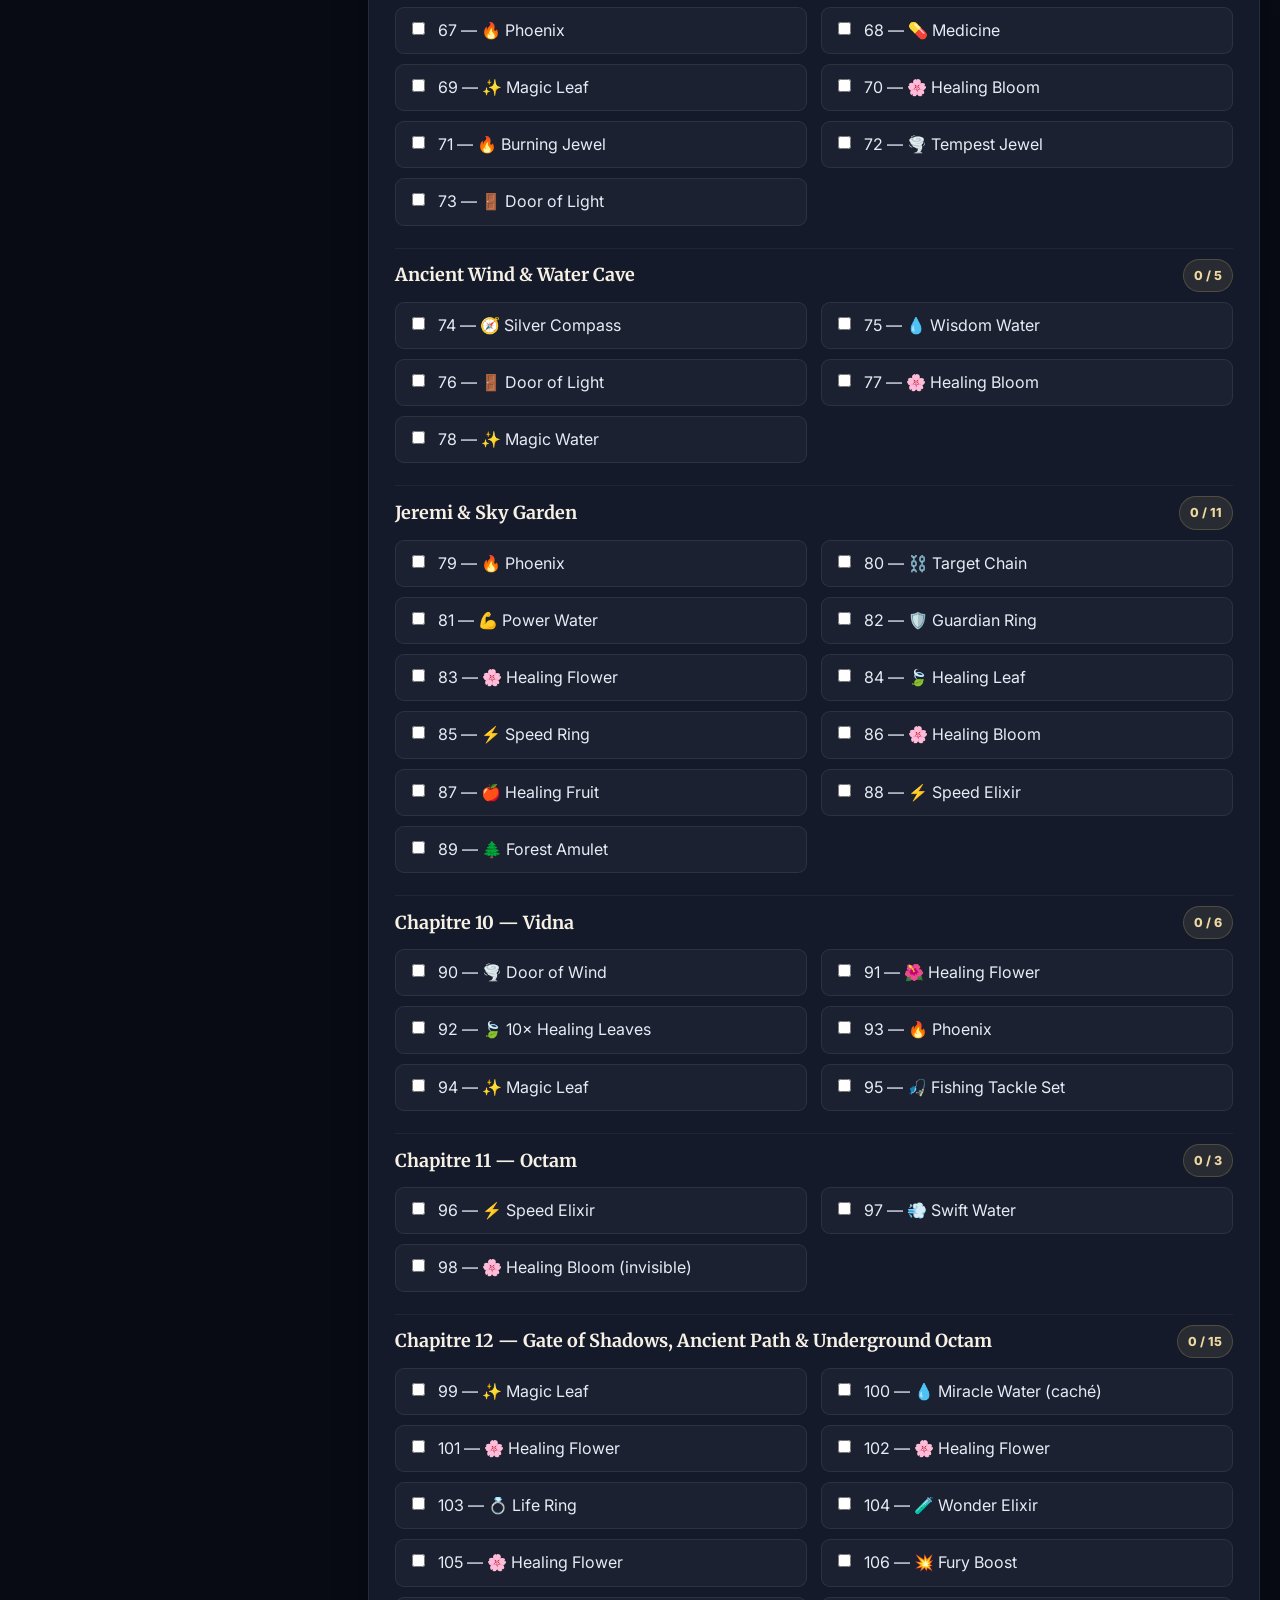
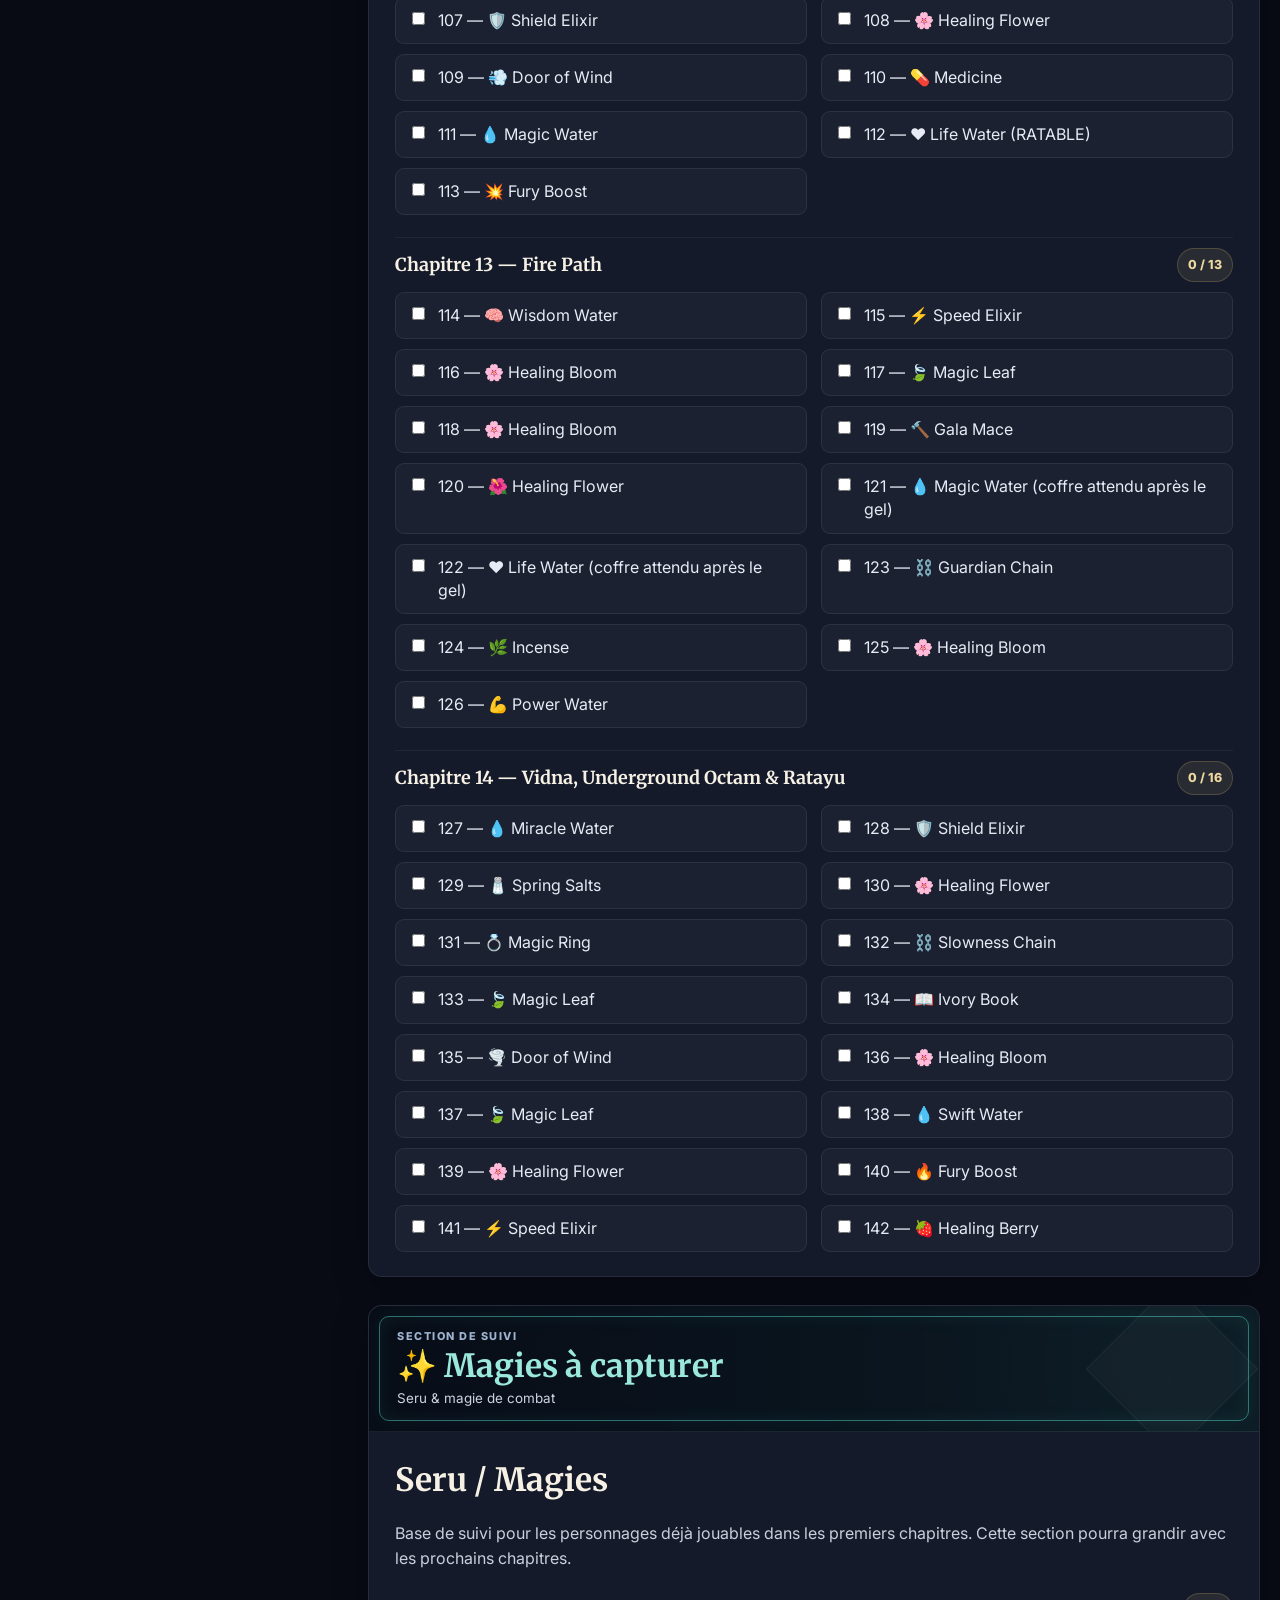
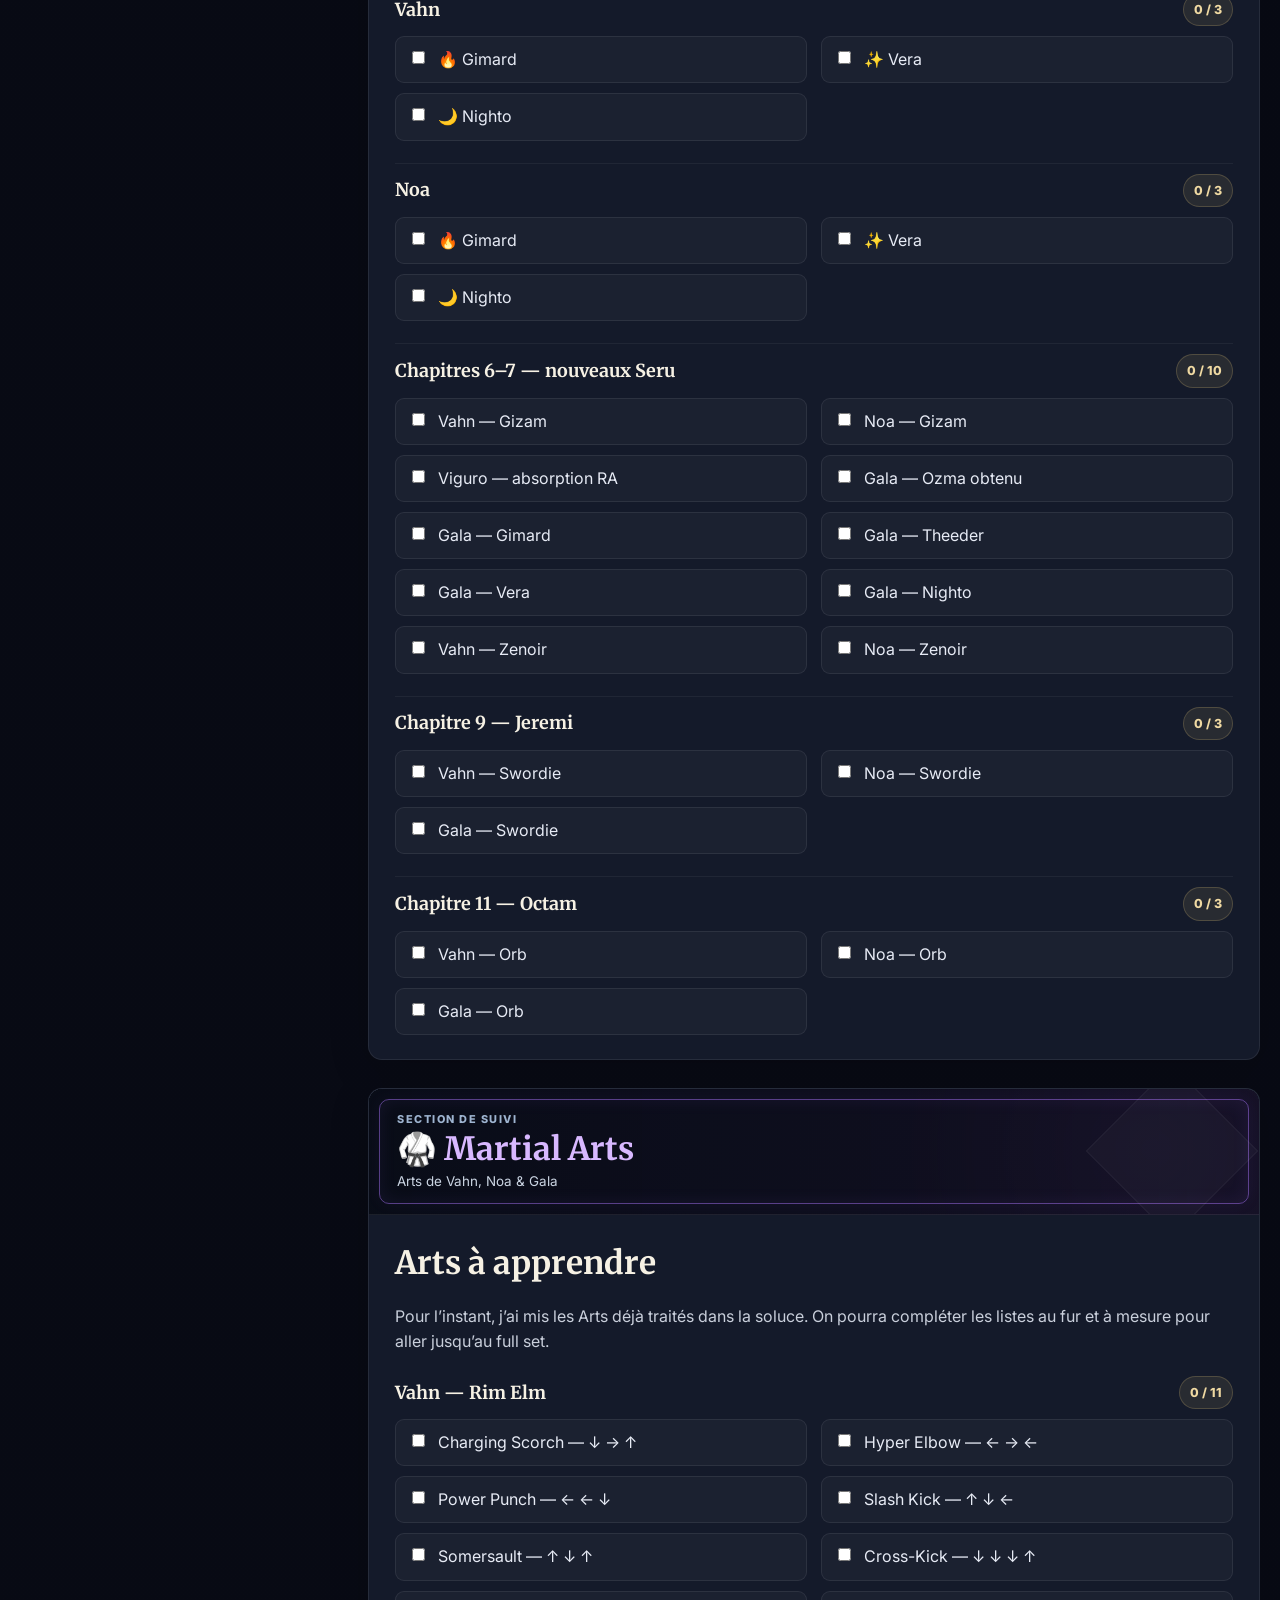
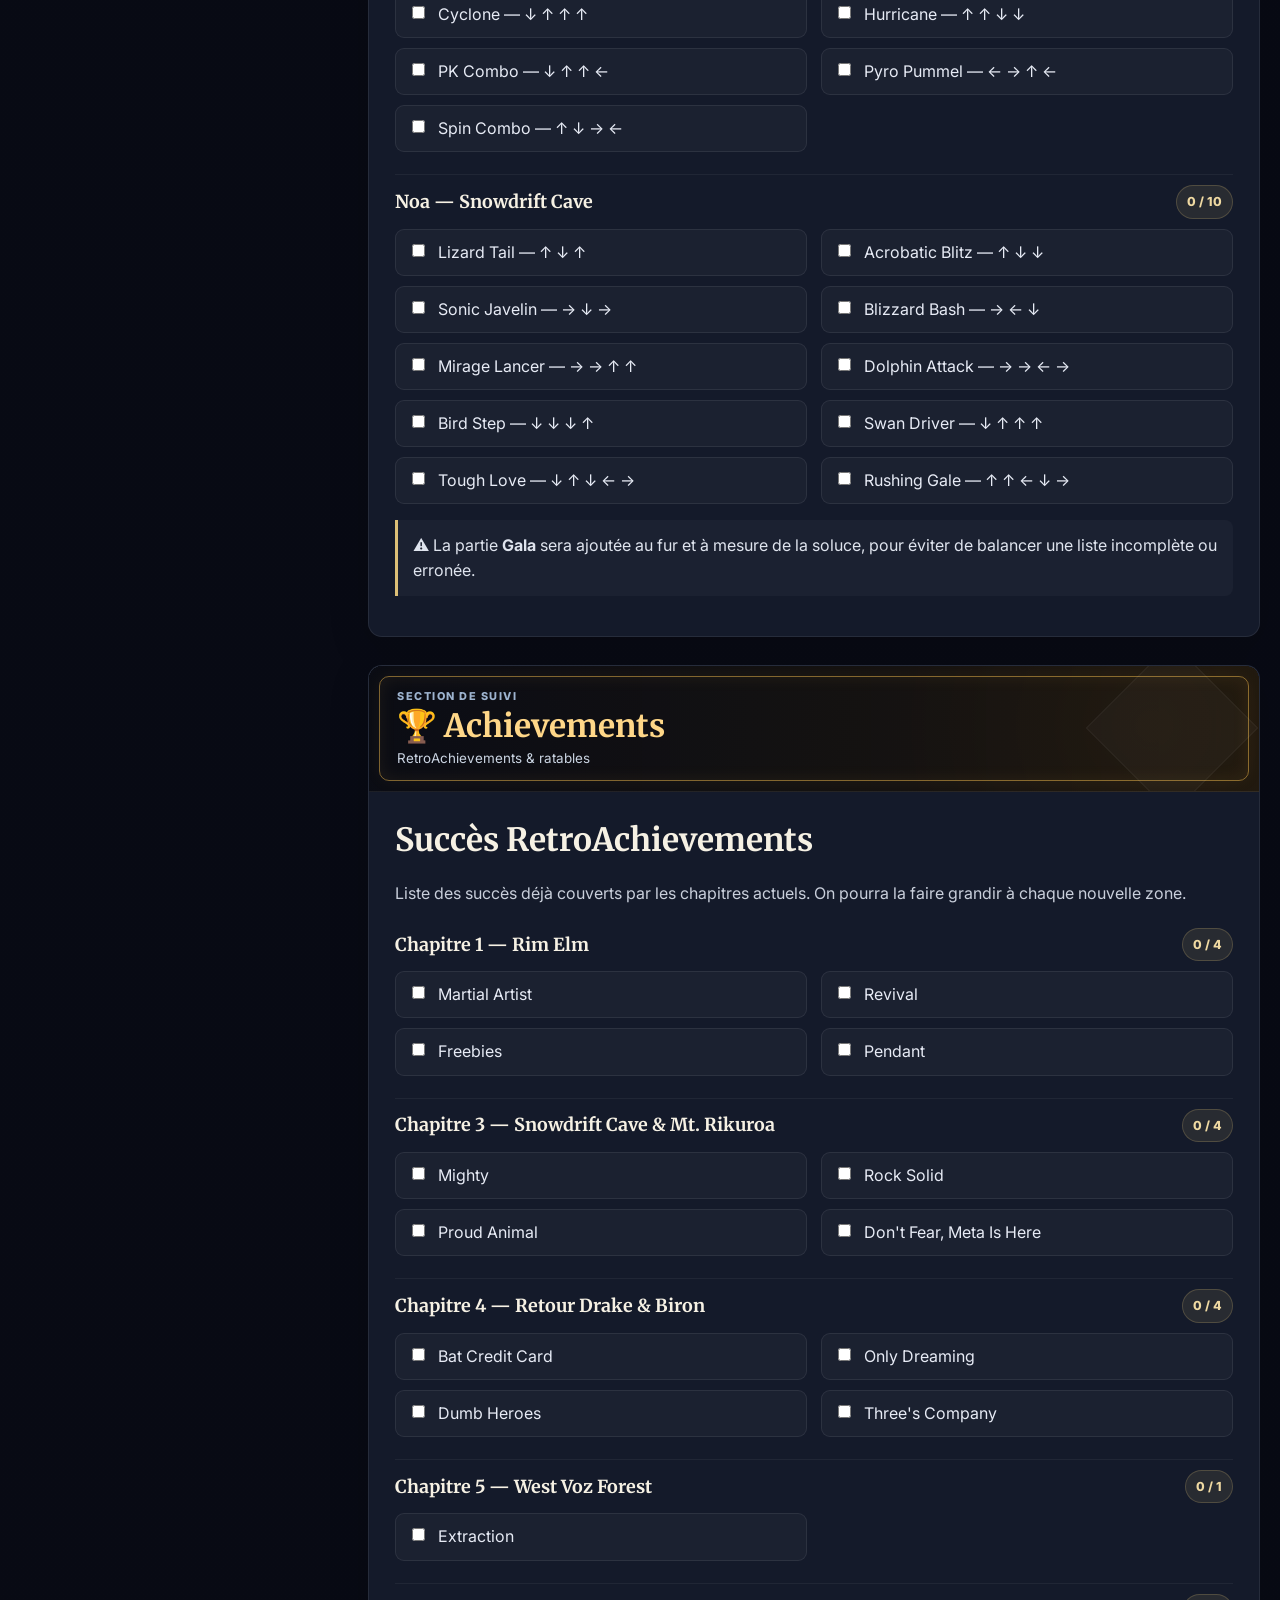
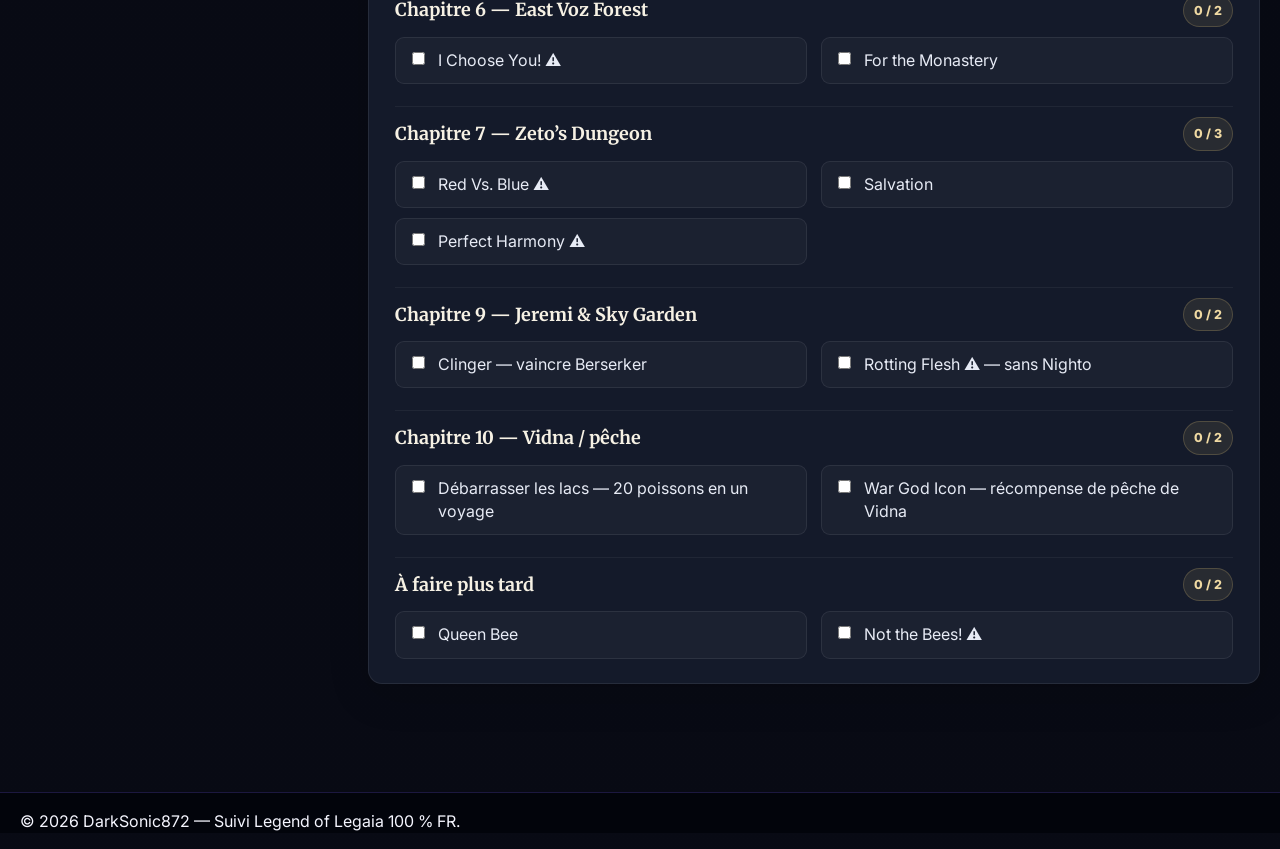
<file: suivi-legend-of-legaia.html>
<!DOCTYPE html>

<html lang="fr">
<head>
<meta charset="utf-8"/>
<meta content="width=device-width,initial-scale=1" name="viewport"/>
<meta content="Suivi des trésors, Seru, Arts et succès de Legend of Legaia" name="description"/>
<title>Legend of Legaia — Page de suivi</title>
<link href="https://fonts.googleapis.com" rel="preconnect"/>
<link crossorigin="" href="https://fonts.gstatic.com" rel="preconnect"/>
<link href="https://fonts.googleapis.com/css2?family=Inter:wght@400;600;800&amp;family=Merriweather:wght@400;700&amp;family=Orbitron:wght@600;800;900&amp;display=swap" rel="stylesheet"/>
<link href="css/style.css" rel="stylesheet"/>
</head>
<body class="guide-page rpgsoluce">
<header class="site-header">
<div class="wrap nav">
<a class="brand" href="index.html"><img alt="DarkSonic872" id="header-logo" src="images/logo-darksonic872.png"/></a>
<button aria-label="Ouvrir le menu" class="menu-btn">☰</button>
<nav class="nav-links">
<a href="index.html">Accueil</a>
<a href="collections.html">Collections</a>
<a href="jeux-de-coeur.html">Jeux de cœur</a>
<a class="active" href="retroachievements.html">RetroAchievements</a>
<a href="emissions.html">Émissions</a>
<a href="evenements.html">Événements</a>
</nav>
</div>
</header>
<main>
<section class="guide-hero tracker-hero">
<div class="wrap guide-hero-inner">
<a class="guide-back" href="soluce-legend-of-legaia.html">← Retour à la soluce</a>
<span class="eyebrow">Legend of Legaia • Suivi interactif</span>
<h1>Page de suivi complète</h1>
<p>Ici, on met vraiment le paquet : trésors, magies à capturer, Arts de chaque perso et succès RetroAchievements. Les cases se sauvegardent automatiquement sur cet appareil.</p>
<div class="guide-stats">
<span>🏴‍☠️ Trésors</span>
<span>✨ Magies / Seru</span>
<span>🥋 Martial Arts</span>
<span>🏆 Achievements</span>
</div>
<div class="tracker-top-actions">
<button class="guide-action-btn" id="reset-current-btn" type="button">♻️ Réinitialiser cette page</button>
<button class="guide-action-btn secondary" id="reset-all-btn" type="button">🧹 Tout réinitialiser</button>
</div>
</div>
</section>
<div class="wrap guide-layout tracker-layout tracker-layout-rich">
<aside class="guide-sidebar tracker-sidebar">
<div class="guide-progress tracker-stat-card">
<span>Progression trésors</span>
<strong id="count-treasure">0 / 120</strong>
<div class="guide-progress-bar"><i id="bar-treasure" style="width:0%"></i></div>
<small>Objets numérotés de la soluce</small>
</div>
<div class="guide-progress tracker-stat-card">
<span>Progression magies</span>
<strong id="count-seru">0 / 22</strong>
<div class="guide-progress-bar"><i id="bar-seru" style="width:0%"></i></div>
<small>Seru / magies à capturer</small>
</div>
<div class="guide-progress tracker-stat-card">
<span>Progression Arts</span>
<strong id="count-art">0 / 21</strong>
<div class="guide-progress-bar"><i id="bar-art" style="width:0%"></i></div>
<small>Arts suivis actuellement</small>
</div>
<div class="guide-progress tracker-stat-card">
<span>Progression achievements</span>
<strong id="count-achievement">0 / 24</strong>
<div class="guide-progress-bar"><i id="bar-achievement" style="width:0%"></i></div>
<small>Succès couverts par la soluce actuelle</small>
</div>
<nav class="guide-toc">
<span class="toc-style-note">Suivi</span>
<strong>Accès rapide</strong>
<a href="#tracker-treasures">Liste des objets</a>
<a href="#tracker-seru">Magies à capturer</a>
<a href="#tracker-arts">Martial Arts</a>
<a href="#tracker-achievements">Achievements</a>
</nav>
</aside>
<article class="guide-content">
<section class="guide-section tracker-section" id="tracker-treasures">
<div class="tracker-section-banner tracker-banner-treasures"><div><span>SECTION DE SUIVI</span><strong>🏴‍☠️ Liste des objets</strong><small>Trésors &amp; objets comptabilisés</small></div></div>
<h2>Trésors 1 à 98</h2>
<p>Tous les objets déjà couverts dans la soluce jusqu’à Octam. Les cases se sauvegardent automatiquement.</p>
<div class="tracker-group"><div class="tracker-group-head"><h3>Rim Elm</h3><span class="tracker-mini-count" data-count-for="g-rim-elm">0 / 5</span></div><div class="tracker-checklist" data-group="g-rim-elm">
<label><input data-tracker="treasure" type="checkbox" value="t1"/><span>1 — 🍃 Healing Leaf</span></label>
<label><input data-tracker="treasure" type="checkbox" value="t2"/><span>2 — ✨ Magic Leaf</span></label>
<label><input data-tracker="treasure" type="checkbox" value="t3"/><span>3 — 🍃 3× Healing Leaf</span></label>
<label><input data-tracker="treasure" type="checkbox" value="t4"/><span>4 — ❤️ Mei's Pendant</span></label>
<label><input data-tracker="treasure" type="checkbox" value="t5"/><span>5 — 💳 Point Card</span></label>
</div></div>
<div class="tracker-group"><div class="tracker-group-head"><h3>Hunter's Spring &amp; Drake Castle</h3><span class="tracker-mini-count" data-count-for="g-drake-1">0 / 8</span></div><div class="tracker-checklist" data-group="g-drake-1">
<label><input data-tracker="treasure" type="checkbox" value="t6"/><span>6 — 🍃 Healing Leaf</span></label>
<label><input data-tracker="treasure" type="checkbox" value="t7"/><span>7 — 🚪 Door of Light</span></label>
<label><input data-tracker="treasure" type="checkbox" value="t8"/><span>8 — 🍃 Healing Leaf</span></label>
<label><input data-tracker="treasure" type="checkbox" value="t9"/><span>9 — 💥 Fury Boost</span></label>
<label><input data-tracker="treasure" type="checkbox" value="t10"/><span>10 — 🔪 Survival Knife</span></label>
<label><input data-tracker="treasure" type="checkbox" value="t11"/><span>11 — ✨ Magic Leaf</span></label>
<label><input data-tracker="treasure" type="checkbox" value="t12"/><span>12 — 🍃 Healing Leaf</span></label>
<label><input data-tracker="treasure" type="checkbox" value="t13"/><span>13 — 📕 Fire Book I</span></label>
</div></div>
<div class="tracker-group"><div class="tracker-group-head"><h3>Snowdrift Cave &amp; Mt. Rikuroa</h3><span class="tracker-mini-count" data-count-for="g-rikuroa">0 / 13</span></div><div class="tracker-checklist" data-group="g-rikuroa">
<label><input data-tracker="treasure" type="checkbox" value="t14"/><span>14 — 🍄 Healing Shroom</span></label>
<label><input data-tracker="treasure" type="checkbox" value="t15"/><span>15 — 🍄 Healing Shroom</span></label>
<label><input data-tracker="treasure" type="checkbox" value="t16"/><span>16 — 🍄 Healing Shroom</span></label>
<label><input data-tracker="treasure" type="checkbox" value="t17"/><span>17 — 🍄 Healing Shroom</span></label>
<label><input data-tracker="treasure" type="checkbox" value="t18"/><span>18 — 🥊 Nail Glove</span></label>
<label><input data-tracker="treasure" type="checkbox" value="t19"/><span>19 — 🍃 Healing Leaf</span></label>
<label><input data-tracker="treasure" type="checkbox" value="t20"/><span>20 — ❤️ Scarlet Jewel</span></label>
<label><input data-tracker="treasure" type="checkbox" value="t21"/><span>21 — 💪 Power Water</span></label>
<label><input data-tracker="treasure" type="checkbox" value="t22"/><span>22 — 🔥 Phoenix</span></label>
<label><input data-tracker="treasure" type="checkbox" value="t23"/><span>23 — ⚡ Speed Elixir</span></label>
<label><input data-tracker="treasure" type="checkbox" value="t24"/><span>24 — 🍃 Healing Leaf</span></label>
<label><input data-tracker="treasure" type="checkbox" value="t25"/><span>25 — 👊 Vahn Fist</span></label>
<label><input data-tracker="treasure" type="checkbox" value="t26"/><span>26 — 🌸 Healing Bloom</span></label>
</div></div>
<div class="tracker-group"><div class="tracker-group-head"><h3>Retour Drake, Water Gate &amp; Biron</h3><span class="tracker-mini-count" data-count-for="g-biron">0 / 12</span></div><div class="tracker-checklist" data-group="g-biron">
<label><input data-tracker="treasure" type="checkbox" value="t27"/><span>27 — 💳 Platinum Card</span></label>
<label><input data-tracker="treasure" type="checkbox" value="t28"/><span>28 — 🍃 Healing Leaf</span></label>
<label><input data-tracker="treasure" type="checkbox" value="t29"/><span>29 — 🌸 Healing Bloom</span></label>
<label><input data-tracker="treasure" type="checkbox" value="t30"/><span>30 — 💨 Swift Water</span></label>
<label><input data-tracker="treasure" type="checkbox" value="t31"/><span>31 — 📗 Wind Book I</span></label>
<label><input data-tracker="treasure" type="checkbox" value="t32"/><span>32 — 🔥 Phoenix</span></label>
<label><input data-tracker="treasure" type="checkbox" value="t33"/><span>33 — ❤️ Life Water</span></label>
<label><input data-tracker="treasure" type="checkbox" value="t34"/><span>34 — 💪 Power Elixir</span></label>
<label><input data-tracker="treasure" type="checkbox" value="t35"/><span>35 — 🔥 Phoenix</span></label>
<label><input data-tracker="treasure" type="checkbox" value="t36"/><span>36 — 💊 Medicine</span></label>
<label><input data-tracker="treasure" type="checkbox" value="t37"/><span>37 — 🌸 Healing Bloom</span></label>
<label><input data-tracker="treasure" type="checkbox" value="t38"/><span>38 — 📘 Ivory Book</span></label>
</div></div>
<div class="tracker-group"><div class="tracker-group-head"><h3>West Voz Forest</h3><span class="tracker-mini-count" data-count-for="g-westvoz">0 / 9</span></div><div class="tracker-checklist" data-group="g-westvoz">
<label><input data-tracker="treasure" type="checkbox" value="t39"/><span>39 — 💊 Medicine</span></label>
<label><input data-tracker="treasure" type="checkbox" value="t40"/><span>40 — 🍃 Healing Leaf</span></label>
<label><input data-tracker="treasure" type="checkbox" value="t41"/><span>41 — 💊 Medicine</span></label>
<label><input data-tracker="treasure" type="checkbox" value="t42"/><span>42 — 🛡️ Shield Elixir</span></label>
<label><input data-tracker="treasure" type="checkbox" value="t43"/><span>43 — 🔮 Magic Amulet</span></label>
<label><input data-tracker="treasure" type="checkbox" value="t44"/><span>44 — 🚪 Door of Light</span></label>
<label><input data-tracker="treasure" type="checkbox" value="t45"/><span>45 — 🐾 Noa Feral</span></label>
<label><input data-tracker="treasure" type="checkbox" value="t46"/><span>46 — 🌸 Healing Bloom</span></label>
<label><input data-tracker="treasure" type="checkbox" value="t47"/><span>47 — 💎 Deep Sea Jewel</span></label>
</div></div><div class="tracker-group"><div class="tracker-group-head"><h3>Chapitre 6 — Biron &amp; East Voz Forest</h3><span class="tracker-mini-count" data-count-for="g-eastvoz">0 / 11</span></div><div class="tracker-checklist" data-group="g-eastvoz"><label><input data-tracker="treasure" type="checkbox" value="t48"/><span>48 — 💧 Guardian Water</span></label><label><input data-tracker="treasure" type="checkbox" value="t49"/><span>49 — 🌸 Healing Flower</span></label><label><input data-tracker="treasure" type="checkbox" value="t50"/><span>50 — ✨ Magic Leaf</span></label><label><input data-tracker="treasure" type="checkbox" value="t51"/><span>51 — 💧 Guardian Water</span></label><label><input data-tracker="treasure" type="checkbox" value="t52"/><span>52 — 🌸 Healing Bloom</span></label><label><input data-tracker="treasure" type="checkbox" value="t53"/><span>53 — 🧿 Cure Amulet</span></label><label><input data-tracker="treasure" type="checkbox" value="t54"/><span>54 — 🧪 Antidote</span></label><label><input data-tracker="treasure" type="checkbox" value="t55"/><span>55 — 🪵 Survival Club</span></label><label><input data-tracker="treasure" type="checkbox" value="t56"/><span>56 — 💙 Azure Jewel</span></label><label><input data-tracker="treasure" type="checkbox" value="t57"/><span>57 — 💊 Medicine</span></label><label><input data-tracker="treasure" type="checkbox" value="t58"/><span>58 — 🌍 Earth Jewel</span></label></div></div><div class="tracker-group"><div class="tracker-group-head"><h3>Chapitre 7 — Biron &amp; Zeto’s Dungeon</h3><span class="tracker-mini-count" data-count-for="g-zeto">0 / 15</span></div><div class="tracker-checklist" data-group="g-zeto"><label><input data-tracker="treasure" type="checkbox" value="t59"/><span>59 — 🍃 10× Healing Leaves</span></label><label><input data-tracker="treasure" type="checkbox" value="t60"/><span>60 — ⚡ Thunder Book I</span></label><label><input data-tracker="treasure" type="checkbox" value="t61"/><span>61 — 🍃 Healing Leaf</span></label><label><input data-tracker="treasure" type="checkbox" value="t62"/><span>62 — 🌸 Healing Flower</span></label><label><input data-tracker="treasure" type="checkbox" value="t63"/><span>63 — 💥 Fury Boost</span></label><label><input data-tracker="treasure" type="checkbox" value="t64"/><span>64 — 🌸 Healing Bloom</span></label><label><input data-tracker="treasure" type="checkbox" value="t65"/><span>65 — ⚔️ Short Sword</span></label><label><input data-tracker="treasure" type="checkbox" value="t66"/><span>66 — 🛡️ Shield Elixir</span></label><label><input data-tracker="treasure" type="checkbox" value="t67"/><span>67 — 🔥 Phoenix</span></label><label><input data-tracker="treasure" type="checkbox" value="t68"/><span>68 — 💊 Medicine</span></label><label><input data-tracker="treasure" type="checkbox" value="t69"/><span>69 — ✨ Magic Leaf</span></label><label><input data-tracker="treasure" type="checkbox" value="t70"/><span>70 — 🌸 Healing Bloom</span></label><label><input data-tracker="treasure" type="checkbox" value="t71"/><span>71 — 🔥 Burning Jewel</span></label><label><input data-tracker="treasure" type="checkbox" value="t72"/><span>72 — 🌪️ Tempest Jewel</span></label><label><input data-tracker="treasure" type="checkbox" value="t73"/><span>73 — 🚪 Door of Light</span></label></div></div>
<div class="tracker-group"><div class="tracker-group-head"><h3>Ancient Wind &amp; Water Cave</h3><span class="tracker-mini-count" data-count-for="g-ancient-caves">0 / 5</span></div><div class="tracker-checklist" data-group="g-ancient-caves">
<label><input data-tracker="treasure" type="checkbox" value="t74"/><span>74 — 🧭 Silver Compass</span></label><label><input data-tracker="treasure" type="checkbox" value="t75"/><span>75 — 💧 Wisdom Water</span></label><label><input data-tracker="treasure" type="checkbox" value="t76"/><span>76 — 🚪 Door of Light</span></label><label><input data-tracker="treasure" type="checkbox" value="t77"/><span>77 — 🌸 Healing Bloom</span></label><label><input data-tracker="treasure" type="checkbox" value="t78"/><span>78 — ✨ Magic Water</span></label></div></div><div class="tracker-group"><div class="tracker-group-head"><h3>Jeremi &amp; Sky Garden</h3><span class="tracker-mini-count" data-count-for="g-jeremi">0 / 11</span></div><div class="tracker-checklist" data-group="g-jeremi">
<label><input data-tracker="treasure" type="checkbox" value="t79"/><span>79 — 🔥 Phoenix</span></label><label><input data-tracker="treasure" type="checkbox" value="t80"/><span>80 — ⛓️ Target Chain</span></label><label><input data-tracker="treasure" type="checkbox" value="t81"/><span>81 — 💪 Power Water</span></label><label><input data-tracker="treasure" type="checkbox" value="t82"/><span>82 — 🛡️ Guardian Ring</span></label><label><input data-tracker="treasure" type="checkbox" value="t83"/><span>83 — 🌸 Healing Flower</span></label><label><input data-tracker="treasure" type="checkbox" value="t84"/><span>84 — 🍃 Healing Leaf</span></label><label><input data-tracker="treasure" type="checkbox" value="t85"/><span>85 — ⚡ Speed Ring</span></label><label><input data-tracker="treasure" type="checkbox" value="t86"/><span>86 — 🌸 Healing Bloom</span></label><label><input data-tracker="treasure" type="checkbox" value="t87"/><span>87 — 🍎 Healing Fruit</span></label><label><input data-tracker="treasure" type="checkbox" value="t88"/><span>88 — ⚡ Speed Elixir</span></label><label><input data-tracker="treasure" type="checkbox" value="t89"/><span>89 — 🌲 Forest Amulet</span></label></div></div><div class="tracker-group"><div class="tracker-group-head"><h3>Chapitre 10 — Vidna</h3><span class="tracker-mini-count" data-count-for="g-vidna">0 / 6</span></div><div class="tracker-checklist" data-group="g-vidna"><label><input data-tracker="treasure" type="checkbox" value="t90"/><span>90 — 🌪️ Door of Wind</span></label><label><input data-tracker="treasure" type="checkbox" value="t91"/><span>91 — 🌺 Healing Flower</span></label><label><input data-tracker="treasure" type="checkbox" value="t92"/><span>92 — 🍃 10× Healing Leaves</span></label><label><input data-tracker="treasure" type="checkbox" value="t93"/><span>93 — 🔥 Phoenix</span></label><label><input data-tracker="treasure" type="checkbox" value="t94"/><span>94 — ✨ Magic Leaf</span></label><label><input data-tracker="treasure" type="checkbox" value="t95"/><span>95 — 🎣 Fishing Tackle Set</span></label></div></div><div class="tracker-group"><div class="tracker-group-head"><h3>Chapitre 11 — Octam</h3><span class="tracker-mini-count" data-count-for="g-octam">0 / 3</span></div><div class="tracker-checklist" data-group="g-octam"><label><input data-tracker="treasure" type="checkbox" value="t96"/><span>96 — ⚡ Speed Elixir</span></label><label><input data-tracker="treasure" type="checkbox" value="t97"/><span>97 — 💨 Swift Water</span></label><label><input data-tracker="treasure" type="checkbox" value="t98"/><span>98 — 🌸 Healing Bloom (invisible)</span></label></div></div><div class="tracker-group"><div class="tracker-group-head"><h3>Chapitre 12 — Gate of Shadows, Ancient Path &amp; Underground Octam</h3><span class="tracker-mini-count" data-count-for="g-ch12">0 / 15</span></div><div class="tracker-checklist" data-group="g-ch12">
<label><input data-tracker="treasure" type="checkbox" value="t99"/><span>99 — ✨ Magic Leaf</span></label>
<label><input data-tracker="treasure" type="checkbox" value="t100"/><span>100 — 💧 Miracle Water (caché)</span></label>
<label><input data-tracker="treasure" type="checkbox" value="t101"/><span>101 — 🌸 Healing Flower</span></label>
<label><input data-tracker="treasure" type="checkbox" value="t102"/><span>102 — 🌸 Healing Flower</span></label>
<label><input data-tracker="treasure" type="checkbox" value="t103"/><span>103 — 💍 Life Ring</span></label>
<label><input data-tracker="treasure" type="checkbox" value="t104"/><span>104 — 🧪 Wonder Elixir</span></label>
<label><input data-tracker="treasure" type="checkbox" value="t105"/><span>105 — 🌸 Healing Flower</span></label>
<label><input data-tracker="treasure" type="checkbox" value="t106"/><span>106 — 💥 Fury Boost</span></label>
<label><input data-tracker="treasure" type="checkbox" value="t107"/><span>107 — 🛡️ Shield Elixir</span></label>
<label><input data-tracker="treasure" type="checkbox" value="t108"/><span>108 — 🌸 Healing Flower</span></label>
<label><input data-tracker="treasure" type="checkbox" value="t109"/><span>109 — 💨 Door of Wind</span></label>
<label><input data-tracker="treasure" type="checkbox" value="t110"/><span>110 — 💊 Medicine</span></label>
<label><input data-tracker="treasure" type="checkbox" value="t111"/><span>111 — 💧 Magic Water</span></label>
<label><input data-tracker="treasure" type="checkbox" value="t112"/><span>112 — ❤️ Life Water (RATABLE)</span></label>
<label><input data-tracker="treasure" type="checkbox" value="t113"/><span>113 — 💥 Fury Boost</span></label>
</div></div><div class="tracker-group"><div class="tracker-group-head"><h3>Chapitre 13 — Fire Path</h3><span class="tracker-mini-count" data-count-for="g-ch13">0 / 13</span></div><div class="tracker-checklist" data-group="g-ch13">
<label><input data-tracker="treasure" type="checkbox" value="t114"/><span>114 — 🧠 Wisdom Water</span></label>
<label><input data-tracker="treasure" type="checkbox" value="t115"/><span>115 — ⚡ Speed Elixir</span></label>
<label><input data-tracker="treasure" type="checkbox" value="t116"/><span>116 — 🌸 Healing Bloom</span></label>
<label><input data-tracker="treasure" type="checkbox" value="t117"/><span>117 — 🍃 Magic Leaf</span></label>
<label><input data-tracker="treasure" type="checkbox" value="t118"/><span>118 — 🌸 Healing Bloom</span></label>
<label><input data-tracker="treasure" type="checkbox" value="t119"/><span>119 — 🔨 Gala Mace</span></label>
<label><input data-tracker="treasure" type="checkbox" value="t120"/><span>120 — 🌺 Healing Flower</span></label>
<label><input data-tracker="treasure" type="checkbox" value="t121"/><span>121 — 💧 Magic Water (coffre attendu après le gel)</span></label>
<label><input data-tracker="treasure" type="checkbox" value="t122"/><span>122 — ❤️ Life Water (coffre attendu après le gel)</span></label>
<label><input data-tracker="treasure" type="checkbox" value="t123"/><span>123 — ⛓️ Guardian Chain</span></label>
<label><input data-tracker="treasure" type="checkbox" value="t124"/><span>124 — 🌿 Incense</span></label>
<label><input data-tracker="treasure" type="checkbox" value="t125"/><span>125 — 🌸 Healing Bloom</span></label>
<label><input data-tracker="treasure" type="checkbox" value="t126"/><span>126 — 💪 Power Water</span></label>
</div></div>
<div class="tracker-group"><div class="tracker-group-head"><h3>Chapitre 14 — Vidna, Underground Octam &amp; Ratayu</h3><span class="tracker-mini-count" data-count-for="g-ch14">0 / 16</span></div><div class="tracker-checklist" data-group="g-ch14">
<label><input data-tracker="treasure" type="checkbox" value="t127"/><span>127 — 💧 Miracle Water</span></label>
<label><input data-tracker="treasure" type="checkbox" value="t128"/><span>128 — 🛡️ Shield Elixir</span></label>
<label><input data-tracker="treasure" type="checkbox" value="t129"/><span>129 — 🧂 Spring Salts</span></label>
<label><input data-tracker="treasure" type="checkbox" value="t130"/><span>130 — 🌸 Healing Flower</span></label>
<label><input data-tracker="treasure" type="checkbox" value="t131"/><span>131 — 💍 Magic Ring</span></label>
<label><input data-tracker="treasure" type="checkbox" value="t132"/><span>132 — ⛓️ Slowness Chain</span></label>
<label><input data-tracker="treasure" type="checkbox" value="t133"/><span>133 — 🍃 Magic Leaf</span></label>
<label><input data-tracker="treasure" type="checkbox" value="t134"/><span>134 — 📖 Ivory Book</span></label>
<label><input data-tracker="treasure" type="checkbox" value="t135"/><span>135 — 🌪️ Door of Wind</span></label>
<label><input data-tracker="treasure" type="checkbox" value="t136"/><span>136 — 🌸 Healing Bloom</span></label>
<label><input data-tracker="treasure" type="checkbox" value="t137"/><span>137 — 🍃 Magic Leaf</span></label>
<label><input data-tracker="treasure" type="checkbox" value="t138"/><span>138 — 💧 Swift Water</span></label>
<label><input data-tracker="treasure" type="checkbox" value="t139"/><span>139 — 🌸 Healing Flower</span></label>
<label><input data-tracker="treasure" type="checkbox" value="t140"/><span>140 — 🔥 Fury Boost</span></label>
<label><input data-tracker="treasure" type="checkbox" value="t141"/><span>141 — ⚡ Speed Elixir</span></label>
<label><input data-tracker="treasure" type="checkbox" value="t142"/><span>142 — 🍓 Healing Berry</span></label>
</div></div></section>
<section class="guide-section tracker-section" id="tracker-seru">
<div class="tracker-section-banner tracker-banner-seru"><div><span>SECTION DE SUIVI</span><strong>✨ Magies à capturer</strong><small>Seru &amp; magie de combat</small></div></div>
<h2>Seru / Magies</h2>
<p>Base de suivi pour les personnages déjà jouables dans les premiers chapitres. Cette section pourra grandir avec les prochains chapitres.</p>
<div class="tracker-group"><div class="tracker-group-head"><h3>Vahn</h3><span class="tracker-mini-count" data-count-for="s-vahn">0 / 3</span></div><div class="tracker-checklist tracker-checklist-narrow" data-group="s-vahn">
<label><input data-tracker="seru" type="checkbox" value="sv1"/><span>🔥 Gimard</span></label>
<label><input data-tracker="seru" type="checkbox" value="sv2"/><span>✨ Vera</span></label>
<label><input data-tracker="seru" type="checkbox" value="sv3"/><span>🌙 Nighto</span></label>
</div></div>
<div class="tracker-group"><div class="tracker-group-head"><h3>Noa</h3><span class="tracker-mini-count" data-count-for="s-noa">0 / 3</span></div><div class="tracker-checklist tracker-checklist-narrow" data-group="s-noa">
<label><input data-tracker="seru" type="checkbox" value="sn1"/><span>🔥 Gimard</span></label>
<label><input data-tracker="seru" type="checkbox" value="sn2"/><span>✨ Vera</span></label>
<label><input data-tracker="seru" type="checkbox" value="sn3"/><span>🌙 Nighto</span></label>
</div></div>
<div class="tracker-group"><div class="tracker-group-head"><h3>Chapitres 6–7 — nouveaux Seru</h3><span class="tracker-mini-count" data-count-for="s-new">0 / 10</span></div><div class="tracker-checklist tracker-checklist-narrow" data-group="s-new"><label><input data-tracker="seru" type="checkbox" value="s-gizam-v"/><span>Vahn — Gizam</span></label><label><input data-tracker="seru" type="checkbox" value="s-gizam-n"/><span>Noa — Gizam</span></label><label><input data-tracker="seru" type="checkbox" value="s-viguro"/><span>Viguro — absorption RA</span></label><label><input data-tracker="seru" type="checkbox" value="s-ozma"/><span>Gala — Ozma obtenu</span></label><label><input data-tracker="seru" type="checkbox" value="s-gimard-g"/><span>Gala — Gimard</span></label><label><input data-tracker="seru" type="checkbox" value="s-theeder-g"/><span>Gala — Theeder</span></label><label><input data-tracker="seru" type="checkbox" value="s-vera-g"/><span>Gala — Vera</span></label><label><input data-tracker="seru" type="checkbox" value="s-nighto-g"/><span>Gala — Nighto</span></label><label><input data-tracker="seru" type="checkbox" value="s-zenoir-v"/><span>Vahn — Zenoir</span></label><label><input data-tracker="seru" type="checkbox" value="s-zenoir-n"/><span>Noa — Zenoir</span></label></div></div><div class="tracker-group"><div class="tracker-group-head"><h3>Chapitre 9 — Jeremi</h3><span class="tracker-mini-count" data-count-for="s-jeremi">0 / 3</span></div><div class="tracker-checklist tracker-checklist-narrow" data-group="s-jeremi"><label><input data-tracker="seru" type="checkbox" value="s-swordie-v"/><span>Vahn — Swordie</span></label><label><input data-tracker="seru" type="checkbox" value="s-swordie-n"/><span>Noa — Swordie</span></label><label><input data-tracker="seru" type="checkbox" value="s-swordie-g"/><span>Gala — Swordie</span></label></div></div><div class="tracker-group"><div class="tracker-group-head"><h3>Chapitre 11 — Octam</h3><span class="tracker-mini-count" data-count-for="s-octam">0 / 3</span></div><div class="tracker-checklist tracker-checklist-narrow" data-group="s-octam"><label><input data-tracker="seru" type="checkbox" value="s-orb-v"/><span>Vahn — Orb</span></label><label><input data-tracker="seru" type="checkbox" value="s-orb-n"/><span>Noa — Orb</span></label><label><input data-tracker="seru" type="checkbox" value="s-orb-g"/><span>Gala — Orb</span></label></div></div></section>
<section class="guide-section tracker-section" id="tracker-arts">
<div class="tracker-section-banner tracker-banner-arts"><div><span>SECTION DE SUIVI</span><strong>🥋 Martial Arts</strong><small>Arts de Vahn, Noa &amp; Gala</small></div></div>
<h2>Arts à apprendre</h2>
<p>Pour l’instant, j’ai mis les Arts déjà traités dans la soluce. On pourra compléter les listes au fur et à mesure pour aller jusqu’au full set.</p>
<div class="tracker-group"><div class="tracker-group-head"><h3>Vahn — Rim Elm</h3><span class="tracker-mini-count" data-count-for="a-vahn">0 / 11</span></div><div class="tracker-checklist" data-group="a-vahn">
<label><input data-tracker="art" type="checkbox" value="av1"/><span>Charging Scorch — ↓ → ↑</span></label>
<label><input data-tracker="art" type="checkbox" value="av2"/><span>Hyper Elbow — ← → ←</span></label>
<label><input data-tracker="art" type="checkbox" value="av3"/><span>Power Punch — ← ← ↓</span></label>
<label><input data-tracker="art" type="checkbox" value="av4"/><span>Slash Kick — ↑ ↓ ←</span></label>
<label><input data-tracker="art" type="checkbox" value="av5"/><span>Somersault — ↑ ↓ ↑</span></label>
<label><input data-tracker="art" type="checkbox" value="av6"/><span>Cross-Kick — ↓ ↓ ↓ ↑</span></label>
<label><input data-tracker="art" type="checkbox" value="av7"/><span>Cyclone — ↓ ↑ ↑ ↑</span></label>
<label><input data-tracker="art" type="checkbox" value="av8"/><span>Hurricane — ↑ ↑ ↓ ↓</span></label>
<label><input data-tracker="art" type="checkbox" value="av9"/><span>PK Combo — ↓ ↑ ↑ ←</span></label>
<label><input data-tracker="art" type="checkbox" value="av10"/><span>Pyro Pummel — ← → ↑ ←</span></label>
<label><input data-tracker="art" type="checkbox" value="av11"/><span>Spin Combo — ↑ ↓ → ←</span></label>
</div></div>
<div class="tracker-group"><div class="tracker-group-head"><h3>Noa — Snowdrift Cave</h3><span class="tracker-mini-count" data-count-for="a-noa">0 / 10</span></div><div class="tracker-checklist" data-group="a-noa">
<label><input data-tracker="art" type="checkbox" value="an1"/><span>Lizard Tail — ↑ ↓ ↑</span></label>
<label><input data-tracker="art" type="checkbox" value="an2"/><span>Acrobatic Blitz — ↑ ↓ ↓</span></label>
<label><input data-tracker="art" type="checkbox" value="an3"/><span>Sonic Javelin — → ↓ →</span></label>
<label><input data-tracker="art" type="checkbox" value="an4"/><span>Blizzard Bash — → ← ↓</span></label>
<label><input data-tracker="art" type="checkbox" value="an5"/><span>Mirage Lancer — → → ↑ ↑</span></label>
<label><input data-tracker="art" type="checkbox" value="an6"/><span>Dolphin Attack — → → ← →</span></label>
<label><input data-tracker="art" type="checkbox" value="an7"/><span>Bird Step — ↓ ↓ ↓ ↑</span></label>
<label><input data-tracker="art" type="checkbox" value="an8"/><span>Swan Driver — ↓ ↑ ↑ ↑</span></label>
<label><input data-tracker="art" type="checkbox" value="an9"/><span>Tough Love — ↓ ↑ ↓ ← →</span></label>
<label><input data-tracker="art" type="checkbox" value="an10"/><span>Rushing Gale — ↑ ↑ ← ↓ →</span></label>
</div></div>
<div class="guide-note">⚠️ La partie <b>Gala</b> sera ajoutée au fur et à mesure de la soluce, pour éviter de balancer une liste incomplète ou erronée.</div>
</section>
<section class="guide-section tracker-section" id="tracker-achievements">
<div class="tracker-section-banner tracker-banner-achievements"><div><span>SECTION DE SUIVI</span><strong>🏆 Achievements</strong><small>RetroAchievements &amp; ratables</small></div></div>
<h2>Succès RetroAchievements</h2>
<p>Liste des succès déjà couverts par les chapitres actuels. On pourra la faire grandir à chaque nouvelle zone.</p>
<div class="tracker-group"><div class="tracker-group-head"><h3>Chapitre 1 — Rim Elm</h3><span class="tracker-mini-count" data-count-for="r-ch1">0 / 4</span></div><div class="tracker-checklist tracker-checklist-narrow" data-group="r-ch1">
<label><input data-tracker="achievement" type="checkbox" value="ra1"/><span>Martial Artist</span></label>
<label><input data-tracker="achievement" type="checkbox" value="ra2"/><span>Revival</span></label>
<label><input data-tracker="achievement" type="checkbox" value="ra3"/><span>Freebies</span></label>
<label><input data-tracker="achievement" type="checkbox" value="ra4"/><span>Pendant</span></label>
</div></div>
<div class="tracker-group"><div class="tracker-group-head"><h3>Chapitre 3 — Snowdrift Cave &amp; Mt. Rikuroa</h3><span class="tracker-mini-count" data-count-for="r-ch3">0 / 4</span></div><div class="tracker-checklist tracker-checklist-narrow" data-group="r-ch3">
<label><input data-tracker="achievement" type="checkbox" value="ra5"/><span>Mighty</span></label>
<label><input data-tracker="achievement" type="checkbox" value="ra6"/><span>Rock Solid</span></label>
<label><input data-tracker="achievement" type="checkbox" value="ra7"/><span>Proud Animal</span></label>
<label><input data-tracker="achievement" type="checkbox" value="ra8"/><span>Don't Fear, Meta Is Here</span></label>
</div></div>
<div class="tracker-group"><div class="tracker-group-head"><h3>Chapitre 4 — Retour Drake &amp; Biron</h3><span class="tracker-mini-count" data-count-for="r-ch4">0 / 4</span></div><div class="tracker-checklist tracker-checklist-narrow" data-group="r-ch4">
<label><input data-tracker="achievement" type="checkbox" value="ra9"/><span>Bat Credit Card</span></label>
<label><input data-tracker="achievement" type="checkbox" value="ra10"/><span>Only Dreaming</span></label>
<label><input data-tracker="achievement" type="checkbox" value="ra11"/><span>Dumb Heroes</span></label>
<label><input data-tracker="achievement" type="checkbox" value="ra12"/><span>Three's Company</span></label>
</div></div>
<div class="tracker-group"><div class="tracker-group-head"><h3>Chapitre 5 — West Voz Forest</h3><span class="tracker-mini-count" data-count-for="r-ch5">0 / 1</span></div><div class="tracker-checklist tracker-checklist-narrow" data-group="r-ch5">
<label><input data-tracker="achievement" type="checkbox" value="ra13"/><span>Extraction</span></label>
</div></div><div class="tracker-group"><div class="tracker-group-head"><h3>Chapitre 6 — East Voz Forest</h3><span class="tracker-mini-count" data-count-for="r-ch6">0 / 2</span></div><div class="tracker-checklist tracker-checklist-narrow" data-group="r-ch6"><label><input data-tracker="achievement" type="checkbox" value="ra14"/><span>I Choose You! ⚠️</span></label><label><input data-tracker="achievement" type="checkbox" value="ra15"/><span>For the Monastery</span></label></div></div><div class="tracker-group"><div class="tracker-group-head"><h3>Chapitre 7 — Zeto’s Dungeon</h3><span class="tracker-mini-count" data-count-for="r-ch7">0 / 3</span></div><div class="tracker-checklist tracker-checklist-narrow" data-group="r-ch7"><label><input data-tracker="achievement" type="checkbox" value="ra16"/><span>Red Vs. Blue ⚠️</span></label><label><input data-tracker="achievement" type="checkbox" value="ra17"/><span>Salvation</span></label><label><input data-tracker="achievement" type="checkbox" value="ra18"/><span>Perfect Harmony ⚠️</span></label></div></div><div class="tracker-group"><div class="tracker-group-head"><h3>Chapitre 9 — Jeremi &amp; Sky Garden</h3><span class="tracker-mini-count" data-count-for="r-ch9">0 / 2</span></div><div class="tracker-checklist tracker-checklist-narrow" data-group="r-ch9"><label><input data-tracker="achievement" type="checkbox" value="ra21"/><span>Clinger — vaincre Berserker</span></label><label><input data-tracker="achievement" type="checkbox" value="ra22"/><span>Rotting Flesh ⚠️ — sans Nighto</span></label></div></div><div class="tracker-group"><div class="tracker-group-head"><h3>Chapitre 10 — Vidna / pêche</h3><span class="tracker-mini-count" data-count-for="r-ch10">0 / 2</span></div><div class="tracker-checklist tracker-checklist-narrow" data-group="r-ch10"><label><input data-tracker="achievement" type="checkbox" value="ra23"/><span>Débarrasser les lacs — 20 poissons en un voyage</span></label><label><input data-tracker="achievement" type="checkbox" value="ra24"/><span>War God Icon — récompense de pêche de Vidna</span></label></div></div><div class="tracker-group"><div class="tracker-group-head"><h3>À faire plus tard</h3><span class="tracker-mini-count" data-count-for="r-later">0 / 2</span></div><div class="tracker-checklist tracker-checklist-narrow" data-group="r-later"><label><input data-tracker="achievement" type="checkbox" value="ra19"/><span>Queen Bee</span></label><label><input data-tracker="achievement" type="checkbox" value="ra20"/><span>Not the Bees! ⚠️</span></label></div></div>
</section>
</article>
</div>
</main>
<footer class="site-footer"><div class="wrap"><p class="small">© 2026 DarkSonic872 — Suivi Legend of Legaia 100 % FR.</p></div></footer>
<script src="js/script.js"></script>
<script src="js/legaia-tracker.js"></script>
</body>
</html>
</file>
<file: css/style.css>
:root {
  --bg: #050611;
  --bg-soft: #090b19;
  --panel: rgba(10, 13, 29, 0.88);
  --panel-solid: #0c1022;
  --text: #f5f6ff;
  --muted: #a8acc4;
  --purple: #c45cff;
  --purple-dark: #7b2cff;
  --blue: #37a7ff;
  --cyan: #39e5ff;
  --green: #4cf27a;
  --red: #ff4f62;
  --gold: #ffd45a;
  --border: rgba(116, 151, 255, 0.26);
  --shadow: 0 24px 80px rgba(0, 0, 0, 0.48);
}

* { box-sizing: border-box; }
html { scroll-behavior: smooth; }
body {
  margin: 0;
  min-width: 320px;
  color: var(--text);
  background:
    radial-gradient(circle at 50% -15%, rgba(100, 50, 255, 0.22), transparent 35%),
    linear-gradient(180deg, #04050d 0%, #060713 45%, #03040b 100%);
  font-family: Inter, Arial, sans-serif;
  line-height: 1.55;
}
body::before {
  content: "";
  position: fixed;
  inset: 0;
  z-index: -1;
  pointer-events: none;
  opacity: .16;
  background-image:
    linear-gradient(rgba(72, 98, 180, .12) 1px, transparent 1px),
    linear-gradient(90deg, rgba(72, 98, 180, .12) 1px, transparent 1px);
  background-size: 48px 48px;
  mask-image: linear-gradient(to bottom, black, transparent 85%);
}
a { color: inherit; text-decoration: none; }
img { max-width: 100%; display: block; }
button, a { -webkit-tap-highlight-color: transparent; }
.wrap { width: min(1320px, calc(100% - 40px)); margin: 0 auto; }

.site-header {
  position: sticky;
  top: 0;
  z-index: 50;
  border-bottom: 1px solid rgba(80, 137, 255, .35);
  background: rgba(3, 4, 12, .88);
  backdrop-filter: blur(18px);
}
.nav { min-height: 76px; display: flex; align-items: center; gap: 28px; }
.brand { width: 230px; flex: 0 0 auto; }
.brand img { width: 100%; height: 54px; object-fit: contain; object-position: left center; }
.nav-links { display: flex; align-items: center; justify-content: center; gap: 28px; margin-left: auto; }
.nav-links a {
  position: relative;
  padding: 27px 0 24px;
  color: #f4f5ff;
  font-weight: 700;
  font-size: .88rem;
  text-transform: uppercase;
}
.nav-links a::after {
  content: "";
  position: absolute;
  left: 0; right: 0; bottom: 15px;
  height: 2px;
  transform: scaleX(0);
  background: linear-gradient(90deg, var(--blue), var(--purple));
  box-shadow: 0 0 14px var(--purple);
  transition: transform .2s ease;
}
.nav-links a:hover::after, .nav-links a.active::after { transform: scaleX(1); }
.header-socials { display: flex; gap: 9px; margin-left: 10px; }
.header-socials a {
  width: 38px; height: 38px;
  display: grid; place-items: center;
  border: 1px solid var(--border);
  border-radius: 10px;
  background: rgba(14, 18, 38, .8);
  font-weight: 900;
  transition: transform .2s ease, box-shadow .2s ease, border-color .2s ease;
}
.header-socials a:hover { transform: translateY(-3px); border-color: var(--cyan); box-shadow: 0 0 22px rgba(57,229,255,.34); }
.menu-btn { display: none; margin-left: auto; border: 0; background: transparent; color: white; font-size: 1.8rem; cursor: pointer; }

.hero {
  position: relative;
  overflow: hidden;
  padding: 72px 0 42px;
  border-bottom: 1px solid rgba(118, 80, 255, .28);
  background:
    linear-gradient(180deg, rgba(4,5,14,.25), rgba(4,5,14,.9)),
    radial-gradient(circle at 15% 50%, rgba(43,106,255,.17), transparent 28%),
    radial-gradient(circle at 85% 42%, rgba(194,54,255,.18), transparent 30%);
}
.hero::after {
  content: "";
  position: absolute;
  left: 50%; bottom: -120px;
  width: 780px; height: 270px;
  transform: translateX(-50%);
  background: radial-gradient(ellipse, rgba(99, 55, 255, .3), transparent 67%);
  filter: blur(30px);
}
.hero-glow { position: absolute; border-radius: 50%; filter: blur(80px); opacity: .24; }
.hero-glow-one { width: 360px; height: 360px; left: -100px; top: 50px; background: var(--blue); }
.hero-glow-two { width: 360px; height: 360px; right: -100px; top: 20px; background: var(--purple); }
.hero-content { position: relative; z-index: 2; text-align: center; }
.hero-banner {
  display: block;
  width: min(950px, 92vw);
  max-height: 320px;
  object-fit: contain;
  margin: 0 auto 18px;
  border-radius: 18px;
  filter: drop-shadow(0 0 18px rgba(57,160,255,.28)) drop-shadow(0 0 34px rgba(192,67,255,.20));
  animation: logo-in .9s ease both;
}
@keyframes logo-in { from { opacity: 0; transform: translateY(-18px) scale(.97); } to { opacity: 1; transform: none; } }
.hero-tagline { display: flex; justify-content: center; flex-wrap: wrap; gap: 14px 26px; margin: 0 auto 30px; font-size: 1rem; font-weight: 600; }
.hero-tagline span { white-space: nowrap; }
.hero-links { display: grid; grid-template-columns: repeat(4, 1fr); gap: 16px; max-width: 1280px; margin: 0 auto; }
.network-card {
  min-height: 116px;
  display: grid;
  grid-template-columns: 66px 1fr auto;
  align-items: center;
  gap: 14px;
  padding: 16px;
  border: 1px solid;
  border-radius: 15px;
  background: linear-gradient(145deg, rgba(23,23,48,.96), rgba(6,8,20,.96));
  box-shadow: var(--shadow);
  text-align: left;
  transition: transform .22s ease, box-shadow .22s ease;
}
.network-card:hover { transform: translateY(-6px); }
 .twitch-card { border-color: rgba(211,85,255,.82); box-shadow: 0 0 28px rgba(187,64,255,.18); }
.norage-card { border-color: rgba(56,196,255,.82); box-shadow: 0 0 28px rgba(56,196,255,.18); }
.syndicate-card { border-color: rgba(231,66,255,.82); box-shadow: 0 0 30px rgba(214,49,255,.20); }
.youtube-card { border-color: rgba(255,65,65,.86); box-shadow: 0 0 28px rgba(255,45,45,.18); }
.twitch-card:hover { box-shadow: 0 0 34px rgba(187,64,255,.34); }
.norage-card:hover { box-shadow: 0 0 34px rgba(56,196,255,.32); }
.syndicate-card:hover { border-color: #f05cff; box-shadow: 0 0 36px rgba(231,66,255,.38), 0 0 14px rgba(95,80,255,.20); }
.youtube-card:hover { border-color: #ff4d4d; box-shadow: 0 0 36px rgba(255,45,45,.36); }
.network-image {
  width: 66px; height: 66px;
  display: grid; place-items: center;
  padding: 7px;
  border-radius: 13px;
  font-size: .67rem;
  text-align: center;
  color: rgba(255,255,255,.75);
  background: rgba(255,255,255,.055);
  border: 1px dashed rgba(255,255,255,.22);
}
.network-copy { display: flex; flex-direction: column; gap: 5px; }
.network-copy strong { font-family: Orbitron, sans-serif; text-transform: uppercase; font-size: 1.02rem; }
 .twitch-card strong { color: #e27bff; }
.norage-card strong { color: #5fc9ff; }
.syndicate-card strong { color: #f05cff; }
.youtube-card strong { color: #ff6464; }
.twitch-card .network-arrow { color: #e27bff; }
.norage-card .network-arrow { color: #5fc9ff; }
.syndicate-card .network-arrow { color: #f05cff; }
.youtube-card .network-arrow { color: #ff6464; }
.network-copy small { color: var(--muted); }
.network-arrow { font-size: 1.55rem; }

.universe-section { padding: 42px 0 16px; }
.section-heading { display: grid; grid-template-columns: 1fr auto 1fr; align-items: center; gap: 20px; margin-bottom: 26px; }
.section-heading span { height: 1px; background: linear-gradient(90deg, transparent, var(--purple)); }
.section-heading span:last-child { background: linear-gradient(90deg, var(--purple), transparent); }
.section-heading h1 { margin: 0; font-family: Orbitron, sans-serif; font-size: clamp(1.15rem, 2.5vw, 1.6rem); text-align: center; text-transform: uppercase; }
.universe-grid { display: grid; grid-template-columns: repeat(5, minmax(0, 1fr)); gap: 16px; }
.universe-card {
  overflow: hidden;
  min-width: 0;
  border: 1px solid var(--card-color);
  border-radius: 15px;
  background: linear-gradient(180deg, rgba(12,15,33,.97), rgba(7,9,20,.97));
  box-shadow: 0 14px 40px rgba(0,0,0,.3);
  transition: transform .22s ease, box-shadow .22s ease;
}
.universe-card:hover { transform: translateY(-7px); box-shadow: 0 0 30px color-mix(in srgb, var(--card-color) 28%, transparent); }
.collections-card { --card-color: #d36cff; }
.hearts-card { --card-color: #ff657d; }
.retroachievements-card { --card-color: #ffd25c; }
.shows-card { --card-color: #52a9ff; }
.events-card { --card-color: #56ef82; }
.card-visual { height: 128px; display: grid; place-items: center; border-bottom: 1px solid rgba(255,255,255,.09); color: rgba(255,255,255,.48); font-size: .78rem; background: linear-gradient(135deg, rgba(255,255,255,.055), rgba(255,255,255,.015)); }
.card-content { padding: 16px; }
.card-content p { margin: 0 0 2px; color: var(--card-color); font-weight: 800; font-size: .78rem; text-transform: uppercase; }
.card-content h2 { margin: 0 0 12px; font-family: Orbitron, sans-serif; font-size: 1.02rem; text-transform: uppercase; }
.card-content span { color: var(--muted); font-size: .88rem; }

.bottom-section { padding: 20px 0 48px; }
.bottom-grid { display: grid; grid-template-columns: 1fr; gap: 18px; }
.live-panel, .find-me-panel {
  border: 1px solid rgba(97,152,255,.55);
  border-radius: 16px;
  background: linear-gradient(150deg, rgba(13,17,38,.96), rgba(5,7,18,.96));
  box-shadow: var(--shadow);
}
.live-panel { border-color: rgba(199,82,255,.72); padding: 20px; }
.find-me-panel { padding: 20px; }
.panel-title { display: flex; justify-content: space-between; align-items: center; gap: 16px; margin-bottom: 15px; }
.panel-title p { margin: 0; font-family: Orbitron, sans-serif; color: #ca78ff; font-weight: 800; text-transform: uppercase; }
.find-me-panel .panel-title p { color: #5eb5ff; }
.status-pill { padding: 6px 10px; border: 1px solid rgba(195,89,255,.5); border-radius: 999px; color: #e5b8ff; background: rgba(172,55,255,.11); font-size: .75rem; font-weight: 800; text-transform: uppercase; }
.twitch-frame-wrap { position: relative; aspect-ratio: 16 / 9; overflow: hidden; border-radius: 12px; background: #05050a; border: 1px solid rgba(255,255,255,.1); }
.twitch-frame-wrap iframe { width: 100%; height: 100%; border: 0; }
.live-actions { display: flex; align-items: center; justify-content: space-between; gap: 24px; margin-top: 16px; }
.live-actions h2 { margin: 0 0 5px; font-family: Orbitron, sans-serif; font-size: 1.05rem; }
.live-actions p { margin: 0; color: var(--muted); font-size: .88rem; }
.btn { display: inline-flex; align-items: center; justify-content: center; min-height: 44px; padding: 0 18px; border-radius: 9px; font-weight: 800; white-space: nowrap; transition: transform .2s ease, box-shadow .2s ease; }
.btn:hover { transform: translateY(-3px); }
.btn-twitch { border: 1px solid #c45cff; background: linear-gradient(135deg, #7d2ee7, #a83eff); box-shadow: 0 0 22px rgba(183,59,255,.25); }
.find-links { display: grid; gap: 6px; }
.find-links a { display: grid; grid-template-columns: 42px 1fr auto; align-items: center; gap: 13px; padding: 10px; border-radius: 11px; transition: background .2s ease, transform .2s ease; }
.find-links a:hover { transform: translateX(4px); background: rgba(255,255,255,.045); }
.find-icon { width: 38px; height: 38px; display: grid; place-items: center; border-radius: 10px; font-weight: 900; }
.twitch-icon { background: #7a2cdb; }
.norage-icon { background: #2878e8; }
.syndicate-icon { background: #25b94c; }
.youtube-icon { background: #e72d3f; }
.find-links span:nth-child(2) { display: flex; flex-direction: column; }
.find-links strong { font-size: .95rem; }
.find-links small { color: var(--muted); }
.find-links b { color: #64bdff; font-size: 1.25rem; }

.site-footer { border-top: 1px solid rgba(117,100,255,.22); background: rgba(3,4,11,.9); }
.footer-content { min-height: 76px; display: flex; justify-content: space-between; align-items: center; gap: 20px; color: #8f93a9; font-size: .86rem; }
.footer-content span { color: #ff435c; }

@media (max-width: 1100px) {
  .header-socials { display: none; }
  .universe-grid { grid-template-columns: repeat(3, 1fr); }
  .bottom-grid { grid-template-columns: 1fr; }
}
@media (max-width: 840px) {
  .nav { min-height: 68px; flex-wrap: wrap; }
  .brand { width: 175px; }
  .menu-btn { display: block; }
  .nav-links { display: none; width: 100%; order: 5; flex-direction: column; align-items: stretch; gap: 0; padding-bottom: 12px; }
  .nav-links.open { display: flex; }
  .nav-links a { padding: 12px 4px; }
  .nav-links a::after { bottom: 6px; right: auto; width: 80px; }
  .hero { padding-top: 44px; }
  .hero-links { grid-template-columns: 1fr; max-width: 600px; }
  .universe-grid { grid-template-columns: repeat(2, 1fr); }
}
@media (max-width: 560px) {
  .wrap { width: min(100% - 24px, 1320px); }
  .hero-banner { width: 100%; margin-bottom: 14px; border-radius: 12px; }
  .hero-tagline { gap: 8px 16px; font-size: .9rem; }
  .network-card { grid-template-columns: 58px 1fr auto; }
  .network-image { width: 58px; height: 58px; }
  .section-heading { grid-template-columns: 1fr; }
  .section-heading span { display: none; }
  .universe-grid { grid-template-columns: 1fr; }
  .card-visual { height: 155px; }
  .live-panel, .find-me-panel { padding: 14px; }
  .live-actions { align-items: stretch; flex-direction: column; }
  .btn { width: 100%; }
  .footer-content { padding: 18px 0; align-items: flex-start; flex-direction: column; gap: 6px; }
}

/* ===== V2 : images pilotées par JSON ===== */
.image-slot {
  background-position: center;
  background-repeat: no-repeat;
  background-size: cover;
}
.network-image.image-slot {
  padding: 0;
  border-style: solid;
  color: transparent;
  overflow: hidden;
}
.card-visual.image-slot {
  position: relative;
  overflow: hidden;
  color: transparent;
}
.card-visual.image-slot::after {
  content: "";
  position: absolute;
  inset: 0;
  background: linear-gradient(180deg, transparent 45%, rgba(3,5,14,.72));
  pointer-events: none;
}
.data-error {
  grid-column: 1 / -1;
  margin: 0;
  padding: 18px;
  border: 1px solid rgba(255,79,98,.45);
  border-radius: 12px;
  background: rgba(255,79,98,.08);
  color: #ffd7dc;
}

/* --- V2.2 : emplacements d'images faciles à remplacer --- */
.find-me-layout {
  display: grid;
  grid-template-columns: minmax(0, 1fr) 180px;
  gap: 18px;
  align-items: stretch;
}
.find-me-art {
  min-height: 230px;
  border-radius: 14px;
  background-size: cover;
  background-position: center;
  border: 1px solid rgba(94,181,255,.25);
  opacity: .92;
}
.twitch-frame-wrap {
  background-size: cover;
  background-position: center;
  background-repeat: no-repeat;
}
.twitch-frame-wrap iframe {
  background: transparent;
}
@media (max-width: 900px) {
  .find-me-layout { grid-template-columns: 1fr; }
  .find-me-art { min-height: 180px; }
}

/* RetroAchievements */
.ra-month-card{margin-top:18px;border-color:rgba(255,210,92,.65);box-shadow:0 0 30px rgba(255,210,92,.12)}


/* V2.6 — 4 boutons sous la bannière */
@media (max-width: 1050px) {
  .hero-links { grid-template-columns: repeat(2, minmax(0, 1fr)); max-width: 820px; }
}
@media (max-width: 620px) {
  .hero-links { grid-template-columns: 1fr; }
}


/* =========================================================
   COLLECTIONS V1
   ========================================================= */
.collections-page { background:
  radial-gradient(circle at 12% 18%, rgba(117,52,255,.11), transparent 28%),
  radial-gradient(circle at 88% 32%, rgba(36,174,255,.08), transparent 30%),
  #050711;
}
.nav-links a.active { color: #fff; }
.nav-links a.active::after { transform: scaleX(1); }

.collection-hero { padding: 72px 0 30px; text-align: center; }
.collection-hero .eyebrow, .catalog-heading .eyebrow {
  color: #d579ff; font-weight: 800; text-transform: uppercase; letter-spacing: .13em; font-size: .76rem;
}
.collection-hero h1 {
  margin: 8px 0 12px; font-family: Orbitron,sans-serif; font-size: clamp(2rem,5vw,4.4rem);
  text-transform: uppercase; background: linear-gradient(90deg,#fff,#d66dff,#65c7ff);
  -webkit-background-clip:text; background-clip:text; color:transparent;
}
.collection-hero p { max-width: 820px; margin: 0 auto; color: var(--muted); line-height: 1.7; }

.collection-browser { padding: 22px 0 70px; }
.collection-toolbar, .catalog-controls {
  display:flex; gap:14px; align-items:center; justify-content:space-between; margin-bottom:24px;
}
.family-filters { display:flex; gap:8px; flex-wrap:wrap; }
.family-btn, .back-platforms, .pagination button {
  border:1px solid rgba(126,106,255,.32); background:rgba(12,15,35,.86); color:#b8bed2;
  border-radius:999px; padding:10px 14px; cursor:pointer; font-weight:800; transition:.2s ease;
}
.family-btn:hover, .family-btn.active, .back-platforms:hover {
  color:#fff; border-color:#bb5cff; box-shadow:0 0 20px rgba(187,92,255,.18); background:rgba(126,44,190,.18);
}
.collection-search {
  min-width:280px; display:flex; align-items:center; gap:8px; border:1px solid rgba(100,174,255,.28);
  background:rgba(9,12,29,.9); border-radius:12px; padding:0 12px;
}
.collection-search.grow { flex:1; }
.collection-search span { color:#70c8ff; font-size:1.35rem; }
.collection-search input { width:100%; min-height:44px; border:0; outline:0; background:transparent; color:#fff; font:inherit; }
.collection-search input::placeholder { color:#73798f; }

.platform-grid { display:grid; grid-template-columns:repeat(4,minmax(0,1fr)); gap:18px; }
.platform-card {
  appearance:none; width:100%; text-align:left; padding:0; overflow:hidden; cursor:pointer; color:#fff;
  border:1px solid rgba(156,92,255,.34); border-radius:16px;
  background:linear-gradient(150deg,rgba(17,20,45,.97),rgba(7,9,22,.98));
  box-shadow:0 12px 34px rgba(0,0,0,.26); transition:transform .2s ease,border-color .2s ease,box-shadow .2s ease;
}
.platform-card:hover { transform:translateY(-6px); border-color:#b85cff; box-shadow:0 0 30px rgba(177,71,255,.18); }
.platform-visual {
  height:145px; display:grid; place-items:center; background-size:cover; background-position:center;
  background-color:#0a0d20; border-bottom:1px solid rgba(255,255,255,.08); position:relative;
}
.platform-visual::after { content:""; position:absolute; inset:0; background:linear-gradient(180deg,rgba(5,7,18,.05),rgba(5,7,18,.65)); }
.platform-visual b {
  position:relative; z-index:1; font-family:Orbitron,sans-serif; letter-spacing:.08em; font-size:1.2rem;
  color:#e7d7ff; text-shadow:0 0 18px rgba(189,87,255,.55);
}
.platform-info { display:flex; flex-direction:column; padding:16px 16px 8px; }
.platform-info small { color:#b867ff; font-weight:800; text-transform:uppercase; font-size:.7rem; }
.platform-info strong { margin:3px 0 7px; font-family:Orbitron,sans-serif; font-size:1rem; }
.platform-info span { color:#8f96ad; font-size:.85rem; }
.platform-card i { display:block; padding:5px 16px 16px; color:#6ccaff; font-style:normal; font-weight:800; font-size:.82rem; }

.catalog-heading { display:grid; grid-template-columns:auto 1fr; gap:22px; align-items:center; margin-bottom:24px; }
.catalog-heading h2 { margin:4px 0; font-family:Orbitron,sans-serif; font-size:clamp(1.7rem,4vw,3rem); text-transform:uppercase; }
.catalog-heading p { margin:0; color:var(--muted); }
.back-platforms { border-radius:10px; }

.catalog-controls select {
  min-height:46px; padding:0 34px 0 12px; border-radius:11px; border:1px solid rgba(100,174,255,.28);
  background:#0b0f24; color:#dfe4f3; font:inherit; font-weight:700;
}
.demo-notice {
  margin:0 0 18px; padding:11px 14px; border:1px dashed rgba(255,205,91,.38);
  border-radius:10px; background:rgba(255,205,91,.06); color:#d7c99b; font-size:.82rem;
}
.games-grid { display:grid; grid-template-columns:repeat(6,minmax(0,1fr)); gap:16px; }
.game-card {
  overflow:hidden; border:1px solid rgba(91,117,192,.25); border-radius:13px;
  background:linear-gradient(160deg,rgba(16,19,42,.98),rgba(7,9,21,.98)); transition:.2s ease;
}
.game-card:hover { transform:translateY(-5px); border-color:rgba(104,190,255,.65); box-shadow:0 0 24px rgba(61,153,255,.12); }
.game-cover {
  aspect-ratio:3/4; background-size:cover; background-position:center; background-color:#0c1025;
  display:flex; align-items:flex-end; justify-content:flex-start; padding:10px; position:relative;
}
.game-cover::after { content:""; position:absolute; inset:0; background:linear-gradient(180deg,transparent 55%,rgba(4,6,16,.8)); }
.game-cover span {
  position:relative; z-index:1; padding:4px 7px; border-radius:6px; background:rgba(5,7,18,.78);
  border:1px solid rgba(255,255,255,.12); color:#cdb5ff; font-size:.68rem; font-weight:900;
}
.game-info { padding:12px; }
.game-info h3 { min-height:2.6em; margin:0 0 10px; font-size:.9rem; line-height:1.3; }
.game-tags { display:flex; gap:6px; flex-wrap:wrap; }
.game-tags span { padding:4px 7px; border-radius:999px; background:rgba(84,115,202,.12); color:#919bb9; font-size:.66rem; font-weight:800; }

.pagination { display:flex; justify-content:center; align-items:center; gap:7px; margin-top:30px; flex-wrap:wrap; }
.pagination button { min-width:40px; border-radius:9px; padding:9px 11px; }
.pagination button.active { color:#fff; border-color:#b95cff; background:rgba(185,92,255,.2); box-shadow:0 0 18px rgba(185,92,255,.2); }
.pagination button:disabled { opacity:.35; cursor:not-allowed; }
.pagination span { color:#6f7488; }
.collection-empty { grid-column:1/-1; padding:34px; text-align:center; color:#8d94aa; border:1px dashed rgba(255,255,255,.12); border-radius:14px; }

@media (max-width:1150px) {
  .platform-grid { grid-template-columns:repeat(3,1fr); }
  .games-grid { grid-template-columns:repeat(5,1fr); }
  .catalog-controls { flex-wrap:wrap; }
}
@media (max-width:850px) {
  .collection-toolbar { align-items:stretch; flex-direction:column; }
  .collection-search { min-width:0; }
  .platform-grid { grid-template-columns:repeat(2,1fr); }
  .games-grid { grid-template-columns:repeat(3,1fr); }
  .catalog-heading { grid-template-columns:1fr; }
}
@media (max-width:560px) {
  .collection-hero { padding-top:44px; }
  .platform-grid { grid-template-columns:1fr; }
  .games-grid { grid-template-columns:repeat(2,1fr); gap:10px; }
  .catalog-controls { align-items:stretch; flex-direction:column; }
  .catalog-controls select { width:100%; }
  .game-info h3 { font-size:.82rem; }
}


/* COLLECTIONS V2 — ADMIN DEMO */
.admin-demo-bar{display:flex;justify-content:space-between;gap:20px;align-items:center;margin-bottom:22px;padding:15px 17px;border:1px solid rgba(255,205,91,.32);border-radius:14px;background:linear-gradient(90deg,rgba(255,205,91,.07),rgba(162,79,255,.06))}
.admin-demo-bar div{display:flex;flex-direction:column;gap:3px}.admin-demo-bar strong{color:#ffe28d;font-family:Orbitron,sans-serif;font-size:.84rem}.admin-demo-bar span{color:#9b9fb1;font-size:.78rem}
.admin-primary{border:1px solid rgba(80,210,255,.72);background:linear-gradient(135deg,#1786d9,#7c35e6);color:white;padding:11px 16px;border-radius:10px;font-weight:900;cursor:pointer;box-shadow:0 0 22px rgba(76,139,255,.18);transition:.2s ease;white-space:nowrap}.admin-primary:hover{transform:translateY(-2px);box-shadow:0 0 28px rgba(113,77,255,.35)}.add-game-top{justify-self:end}
.platform-card-wrap{position:relative}.platform-card-wrap .platform-card{height:100%}.admin-card-actions{display:flex;gap:6px;position:absolute;top:8px;right:8px;z-index:3;opacity:0;transform:translateY(-4px);transition:.2s ease}.platform-card-wrap:hover .admin-card-actions{opacity:1;transform:none}
.admin-card-actions button,.admin-game-actions button{border:1px solid rgba(255,255,255,.16);background:rgba(7,9,20,.9);color:#cfd5e6;border-radius:7px;padding:6px 8px;font-size:.68rem;font-weight:800;cursor:pointer}button.danger{color:#ff8f9b;border-color:rgba(255,75,95,.28)}
.admin-game-actions{display:flex;gap:7px;margin-top:10px}.game-meta{margin:8px 0 0;color:#7b87a6;font-size:.72rem}.game-description{margin:7px 0 0;color:#949bb1;font-size:.72rem;line-height:1.45;display:-webkit-box;-webkit-line-clamp:3;-webkit-box-orient:vertical;overflow:hidden}
.modal-backdrop{position:fixed;inset:0;z-index:9999;display:grid;place-items:center;padding:20px;background:rgba(2,3,10,.78);backdrop-filter:blur(10px)}.modal-backdrop[hidden]{display:none}body.modal-open{overflow:hidden}.admin-modal-card{width:min(680px,100%);max-height:90vh;overflow:auto;position:relative;border:1px solid rgba(182,88,255,.45);border-radius:18px;padding:26px;background:linear-gradient(155deg,#11162e,#080b19);box-shadow:0 30px 90px rgba(0,0,0,.55),0 0 44px rgba(150,67,255,.14)}.admin-modal-card h2{margin:6px 0 20px;font-family:Orbitron,sans-serif}.modal-close{position:absolute;right:15px;top:12px;width:36px;height:36px;border-radius:50%;border:1px solid rgba(255,255,255,.12);background:#090d20;color:#fff;font-size:1.5rem;cursor:pointer}
#admin-form{display:grid;gap:14px}#admin-form label{display:grid;gap:7px;color:#c9cede;font-size:.82rem;font-weight:800}#admin-form input,#admin-form select,#admin-form textarea{width:100%;border:1px solid rgba(103,142,220,.28);border-radius:10px;background:#090d20;color:#f4f6ff;padding:11px 12px;font:inherit;outline:none}#admin-form input:focus,#admin-form select:focus,#admin-form textarea:focus{border-color:#8f5cff;box-shadow:0 0 0 3px rgba(143,92,255,.1)}.form-two{display:grid;grid-template-columns:1fr 1fr;gap:12px}.form-submit{margin-top:5px;min-height:46px}
@media(max-width:760px){.admin-demo-bar{align-items:stretch;flex-direction:column}.admin-demo-bar .admin-primary{width:100%}.catalog-heading{grid-template-columns:1fr}.add-game-top{justify-self:stretch}.form-two{grid-template-columns:1fr}.admin-card-actions{opacity:1;transform:none}}

/* Collections V3 */
.v3head{display:flex;justify-content:space-between;align-items:end;gap:20px;margin:0 0 22px}.v3head h2,.detail-layout h2{font-family:Orbitron,sans-serif;text-transform:uppercase;margin:5px 0}.v3platform{border:1px solid rgba(135,94,220,.3);border-radius:16px;background:linear-gradient(145deg,#11152e,#080a18);color:#fff;text-align:left;padding:13px;cursor:pointer}.v3platform:hover{transform:translateY(-4px);border-color:#a95dff}.consolepic{height:130px;display:grid;place-items:center;border-radius:11px;background:radial-gradient(circle,rgba(111,83,255,.25),#090d20);font-family:Orbitron,sans-serif;color:#d8c8ff}.v3platform small{display:block;color:#a96cff;font-weight:800;margin-top:12px}.v3platform h3{font-family:Orbitron,sans-serif;margin:4px 0}.v3platform p{color:#7f879e;font-size:.75rem}.v3platform b{color:#70caff;font-size:.76rem}.simple-grid{display:grid;grid-template-columns:repeat(6,1fr);gap:18px}.v3game{border:0;background:none;color:#fff;text-align:left;padding:0;cursor:pointer}.cover,.big-cover{display:grid;place-items:center;text-align:center;background:linear-gradient(145deg,#19244a,#090d20);border:1px solid rgba(103,153,230,.28);color:#d5ddff;font-family:Orbitron,sans-serif}.cover{aspect-ratio:3/4;border-radius:10px;padding:12px;font-size:.72rem}.v3game:hover .cover{transform:translateY(-5px);border-color:#6fcaff}.v3game h3{font-size:.86rem;margin:9px 0 4px}.v3game p{font-size:.7rem;line-height:1.45;color:#858da3;margin:0}.detail-layout{display:grid;grid-template-columns:280px 1fr;gap:34px;margin-top:20px}.detail-layout aside{position:sticky;top:90px;align-self:start}.big-cover{aspect-ratio:3/4;border-radius:15px;padding:25px}.full{width:100%;margin-top:12px}.lead{color:#a2a9bd;line-height:1.6}.facts{display:grid;grid-template-columns:repeat(4,1fr);gap:9px;margin:20px 0}.facts div{padding:11px;border:1px solid rgba(100,140,210,.2);border-radius:9px;background:#0a0e20}.facts span{display:block;color:#747e98;font-size:.65rem;text-transform:uppercase}.facts b{display:block;margin-top:4px;font-size:.8rem}.v3panel{padding:19px;border:1px solid rgba(255,255,255,.08);border-radius:14px;background:rgba(10,13,29,.7);margin-top:17px}.v3panel h3{font-family:Orbitron,sans-serif;margin:0 0 9px}.v3panel p{color:#9299ae;line-height:1.6}.mine{border-color:rgba(74,191,255,.25)}.mine-title{display:flex;justify-content:space-between}.mine-title strong{font-family:Orbitron,sans-serif;color:#71d0ff;font-size:1.4rem}.anecdote{border-color:rgba(255,199,78,.28);background:rgba(255,190,50,.05)}.future{border-style:dashed}.v3modal{width:min(850px,100%)}.modalintro{color:#8d95aa}.dbresults{display:grid;gap:9px;margin-top:18px}.dbresults button{display:grid;grid-template-columns:80px 1fr auto;gap:13px;align-items:center;width:100%;padding:10px;border:1px solid rgba(110,140,205,.22);border-radius:11px;background:#090d20;color:#fff;text-align:left;cursor:pointer}.dbresults button>div{height:60px;display:grid;place-items:center;border-radius:7px;background:#151d3c;font-family:Orbitron,sans-serif;font-size:.65rem;text-align:center}.dbresults span{display:flex;flex-direction:column;gap:3px}.dbresults small{color:#a96bff}.dbresults em{color:#7d859a;font-style:normal;font-size:.72rem}.dbresults strong{color:#6ecaff;font-size:.75rem}.prefill{padding:10px;margin-bottom:15px;border:1px solid rgba(70,210,150,.2);border-radius:8px;color:#8bd8b4;background:rgba(70,210,150,.05)}#mineForm{display:grid;gap:13px}#mineForm label{display:grid;gap:6px;font-weight:800;color:#cbd0df}#mineForm input,#mineForm select,#mineForm textarea{background:#090d20;border:1px solid rgba(110,140,205,.25);border-radius:9px;color:#fff;padding:10px}.anecdoteInput{padding:11px;border:1px solid rgba(255,199,78,.2);border-radius:10px}.form-two{display:grid;grid-template-columns:1fr 1fr;gap:10px}
@media(max-width:1000px){.simple-grid{grid-template-columns:repeat(4,1fr)}.facts{grid-template-columns:repeat(2,1fr)}}@media(max-width:700px){.v3head{align-items:stretch;flex-direction:column}.simple-grid{grid-template-columns:repeat(2,1fr)}.detail-layout{grid-template-columns:1fr}.detail-layout aside{position:static;max-width:280px;margin:auto}.form-two{grid-template-columns:1fr}}

/* =========================================================
   RETROACHIEVEMENTS — SOLUCES / GUIDES 100 %
   ========================================================= */
.ra-guides-section{padding:56px 0 74px}.ra-guides-section .section-heading h2{margin:0;font-family:Orbitron,sans-serif;text-transform:uppercase;font-size:clamp(1.2rem,2.6vw,1.65rem)}.ra-guides-intro{max-width:850px;margin:-4px auto 28px;text-align:center;color:var(--muted)}.ra-guide-grid{display:grid;grid-template-columns:repeat(2,minmax(0,1fr));gap:20px}.ra-guide-card{display:grid;grid-template-columns:210px 1fr;min-height:260px;overflow:hidden;border:1px solid rgba(255,210,92,.36);border-radius:18px;background:linear-gradient(145deg,rgba(17,20,42,.98),rgba(7,9,20,.98));box-shadow:0 20px 55px rgba(0,0,0,.3);transition:.22s ease}.ra-guide-card[href]:hover{transform:translateY(-6px);border-color:rgba(255,210,92,.8);box-shadow:0 0 34px rgba(255,210,92,.14)}.ra-guide-cover{position:relative;min-height:240px;background:radial-gradient(circle at 50% 25%,rgba(255,210,92,.17),transparent 38%),linear-gradient(145deg,#151a38,#070915);display:grid;place-items:center;border-right:1px solid rgba(255,255,255,.08)}.ra-guide-cover-placeholder{padding:20px;text-align:center}.ra-guide-cover-placeholder strong{display:block;font-family:Orbitron,sans-serif;font-size:1.15rem;color:#ffe08a;text-shadow:0 0 18px rgba(255,210,92,.28)}.ra-guide-cover-placeholder span{color:var(--muted);font-size:.82rem}.ra-guide-badge{position:absolute;left:12px;top:12px;padding:6px 9px;border-radius:999px;background:#ffd45a;color:#161006;font-size:.68rem;font-weight:900;text-transform:uppercase}.ra-guide-copy{padding:24px}.ra-guide-copy h3{margin:7px 0 10px;font-family:Orbitron,sans-serif;font-size:1.1rem}.ra-guide-copy p{margin:0;color:var(--muted)}.ra-guide-meta{display:flex;gap:8px;flex-wrap:wrap;margin:17px 0}.ra-guide-meta span{padding:6px 9px;border:1px solid rgba(255,255,255,.1);border-radius:999px;background:rgba(255,255,255,.035);font-size:.72rem}.ra-guide-link{color:#ffd45a}.ra-guide-coming{opacity:.55;filter:saturate(.6)}

/* =========================================================
   GUIDE LEGEND OF LEGAIA
   ========================================================= */
.guide-page{background:radial-gradient(circle at 15% 12%,rgba(255,195,55,.08),transparent 28%),radial-gradient(circle at 90% 32%,rgba(57,167,255,.08),transparent 30%),#050611}.guide-hero{padding:62px 0 48px;border-bottom:1px solid rgba(255,210,92,.22);background:linear-gradient(180deg,rgba(9,12,26,.55),rgba(5,6,17,.95))}.guide-hero-inner{max-width:1050px}.guide-back{display:inline-block;margin-bottom:22px;color:#8bc9ff;font-weight:800}.guide-hero .eyebrow,.guide-kicker{color:#ffd45a;font-weight:900;text-transform:uppercase;letter-spacing:.12em;font-size:.74rem}.guide-hero h1{margin:8px 0 12px;font-family:Orbitron,sans-serif;font-size:clamp(2.3rem,6vw,5rem);line-height:1;text-transform:uppercase;background:linear-gradient(90deg,#fff,#ffd45a,#63bfff);-webkit-background-clip:text;background-clip:text;color:transparent}.guide-hero p{max-width:850px;color:var(--muted);font-size:1.02rem}.guide-stats{display:flex;gap:10px;flex-wrap:wrap;margin-top:22px}.guide-stats span{padding:9px 12px;border:1px solid rgba(255,210,92,.2);border-radius:999px;background:rgba(255,210,92,.05);font-size:.78rem}.guide-layout{display:grid;grid-template-columns:270px minmax(0,1fr);gap:32px;padding-top:38px;padding-bottom:80px}.guide-sidebar{position:sticky;top:96px;align-self:start;display:grid;gap:16px}.guide-progress,.guide-toc{padding:18px;border:1px solid rgba(255,210,92,.2);border-radius:15px;background:rgba(10,13,29,.92)}.guide-progress span,.guide-progress small{display:block;color:var(--muted);font-size:.75rem}.guide-progress strong{display:block;margin:4px 0 10px;font-family:Orbitron,sans-serif;font-size:.9rem}.guide-progress-bar{height:7px;overflow:hidden;border-radius:999px;background:rgba(255,255,255,.08)}.guide-progress-bar i{display:block;height:100%;background:linear-gradient(90deg,#ffd45a,#37a7ff);box-shadow:0 0 12px rgba(255,210,92,.3)}.guide-toc strong{display:block;margin-bottom:9px;color:#ffd45a}.guide-toc a{display:block;padding:8px 9px;border-radius:8px;color:#c7cada;font-size:.84rem}.guide-toc a:hover{background:rgba(255,210,92,.07);color:#fff}.guide-content{min-width:0}.guide-section{scroll-margin-top:100px;margin-bottom:24px;padding:28px;border:1px solid rgba(104,151,255,.18);border-radius:18px;background:linear-gradient(145deg,rgba(12,16,34,.96),rgba(7,9,20,.96));box-shadow:0 20px 60px rgba(0,0,0,.22)}.guide-section h2{margin:4px 0 14px;font-family:Orbitron,sans-serif;font-size:clamp(1.45rem,3vw,2.15rem)}.guide-section h3{margin-top:26px;color:#8ccaff}.guide-section h4{margin:21px 0 8px;color:#ffd45a}.guide-section p{color:#c0c4d4}.guide-list{padding-left:20px;color:#d9dbea}.guide-list li{margin:8px 0}.guide-alert{margin:20px 0;padding:15px 17px;border-radius:12px;border:1px solid}.guide-alert strong{display:block;margin-bottom:5px}.guide-alert p{margin:0}.guide-alert.warning{border-color:rgba(255,210,92,.46);background:rgba(255,210,92,.07)}.guide-alert.danger{border-color:rgba(255,79,98,.5);background:rgba(255,79,98,.075)}.guide-alert.achievement{border-color:rgba(86,239,130,.38);background:rgba(86,239,130,.065)}.guide-alert.boss{border-color:rgba(196,92,255,.45);background:rgba(196,92,255,.07)}.guide-legend{display:flex;gap:8px;flex-wrap:wrap}.guide-legend span{padding:7px 10px;border:1px solid rgba(255,255,255,.1);border-radius:999px;background:rgba(255,255,255,.035);font-size:.76rem}.arts-grid{display:grid;grid-template-columns:repeat(2,minmax(0,1fr));gap:9px}.arts-grid span{padding:11px 12px;border:1px solid rgba(57,167,255,.16);border-radius:10px;background:rgba(57,167,255,.045)}.treasure-summary{margin-top:24px;padding:18px;border:1px solid rgba(255,210,92,.2);border-radius:14px;background:rgba(255,210,92,.025)}.treasure-summary h3{margin:0 0 16px;color:#ffd45a}.treasure-row{width:100%;display:flex;align-items:center;justify-content:space-between;gap:18px;margin:6px 0;padding:11px 13px;border:1px solid rgba(255,255,255,.08);border-radius:9px;background:rgba(255,255,255,.025);color:#eef0fb;text-align:left;cursor:default}.treasure-row small{color:#73c6ff;font-weight:800}.image-placeholder-note{margin-top:14px;padding:12px;border-radius:9px;background:rgba(57,167,255,.06);color:#a9d8ff;font-size:.8rem}.guide-next{padding:30px;border:1px dashed rgba(255,210,92,.35);border-radius:18px;text-align:center;background:rgba(255,210,92,.035)}.guide-next span{color:#ffd45a;font-weight:900;text-transform:uppercase;font-size:.75rem}.guide-next h2{font-family:Orbitron,sans-serif}.guide-next p{color:var(--muted)}
@media(max-width:1000px){.ra-guide-grid{grid-template-columns:1fr}.guide-layout{grid-template-columns:1fr}.guide-sidebar{position:static;grid-template-columns:1fr 1fr}.guide-toc{display:grid;grid-template-columns:repeat(2,1fr)}}
@media(max-width:650px){.ra-guide-card{grid-template-columns:1fr}.ra-guide-cover{min-height:170px;border-right:0;border-bottom:1px solid rgba(255,255,255,.08)}.guide-sidebar{grid-template-columns:1fr}.guide-toc{display:block}.guide-section{padding:19px}.arts-grid{grid-template-columns:1fr}.treasure-row{align-items:flex-start;flex-direction:column;gap:3px}.guide-stats{gap:7px}}

/* Guide v3.3 — cheminement détaillé */
.guide-step{display:grid;grid-template-columns:44px 1fr;gap:14px;align-items:start;margin:16px 0;padding:16px;border:1px solid rgba(104,151,255,.13);border-radius:13px;background:rgba(255,255,255,.018)}
.guide-step>span{width:38px;height:38px;display:grid;place-items:center;border-radius:50%;background:linear-gradient(145deg,#ffd45a,#f0a827);color:#171006;font-family:Orbitron,sans-serif;font-weight:900;box-shadow:0 0 16px rgba(255,210,92,.15)}
.guide-step h3{margin:0 0 7px;color:#eef3ff;font-size:1rem}.guide-step p{margin:0;line-height:1.7}.guide-note{margin:16px 0;padding:13px 15px;border-left:3px solid #63bfff;border-radius:0 9px 9px 0;background:rgba(57,167,255,.055);color:#c9d9eb}.treasure-summary.compact{max-width:760px}.treasure-total{margin:14px 0 0!important;padding-top:12px;border-top:1px solid rgba(255,210,92,.16);color:#ffe28e!important}.global-check-grid{display:grid;grid-template-columns:repeat(2,minmax(0,1fr));gap:12px;margin-top:18px}.global-check-grid>div{padding:15px;border:1px solid rgba(255,255,255,.08);border-radius:11px;background:rgba(255,255,255,.02)}.global-check-grid h4{margin:0 0 8px}.global-check-grid p{margin:0;line-height:1.65;font-size:.88rem}
@media(max-width:650px){.guide-step{grid-template-columns:36px 1fr;padding:13px}.guide-step>span{width:32px;height:32px;font-size:.8rem}.global-check-grid{grid-template-columns:1fr}}


/* Guide v3.5 — bannières de chapitre personnalisables */
.chapter-banner{
  position:relative;
  min-height:clamp(180px,25vw,285px);
  margin:-28px -28px 26px;
  overflow:hidden;
  border-radius:18px 18px 12px 12px;
  border-bottom:1px solid rgba(83,225,255,.35);
  background-image:
    linear-gradient(180deg,rgba(3,7,18,.12),rgba(3,7,18,.72)),
    var(--chapter-bg);
  background-size:cover;
  background-position:center;
  background-color:#080d1d;
  box-shadow:inset 0 0 0 1px rgba(84,225,255,.16),inset 0 0 34px rgba(44,199,255,.08);
}
.chapter-banner::before{
  content:"";
  position:absolute;
  inset:12px;
  z-index:1;
  pointer-events:none;
  border:2px solid rgba(76,231,255,.78);
  border-radius:10px;
  box-shadow:0 0 12px rgba(61,220,255,.25),inset 0 0 12px rgba(61,220,255,.12);
}
.chapter-banner::after{
  content:"";
  position:absolute;
  inset:0;
  pointer-events:none;
  background:
    linear-gradient(90deg,rgba(61,220,255,.22),transparent 10%,transparent 90%,rgba(61,220,255,.22)),
    linear-gradient(180deg,rgba(0,0,0,.05),rgba(0,0,0,.45));
}
.chapter-banner-shade{
  position:relative;
  z-index:2;
  min-height:inherit;
  display:grid;
  place-items:center;
  padding:34px 54px;
  text-align:center;
  background:radial-gradient(circle at center,rgba(3,7,18,.28),rgba(3,7,18,.05) 50%,rgba(3,7,18,.42));
}
.chapter-banner-copy{max-width:900px;text-shadow:0 3px 18px #000,0 0 28px rgba(0,0,0,.9)}
.chapter-banner-number{
  display:block;
  color:#ffe58d;
  font-family:Orbitron,sans-serif;
  font-weight:900;
  letter-spacing:.08em;
  font-size:clamp(1.45rem,4vw,3.3rem);
  line-height:1;
}
.chapter-banner-title{
  margin:12px 0 9px!important;
  color:#7feeff!important;
  font-family:Orbitron,sans-serif!important;
  font-size:clamp(1.15rem,3vw,2.15rem)!important;
  line-height:1.15;
}
.chapter-banner-game{
  display:inline-block;
  padding:6px 15px;
  border:1px solid rgba(170,117,255,.46);
  border-radius:999px;
  background:rgba(7,5,23,.72);
  color:#d5b3ff;
  font-weight:800;
  font-size:.74rem;
  letter-spacing:.08em;
}
@media(max-width:650px){
  .chapter-banner{margin:-19px -19px 22px;min-height:170px}
  .chapter-banner::before{inset:8px}
  .chapter-banner-shade{padding:28px 24px}
}


/* --- Maquette RPG Soluce : Legend of Legaia --- */
.guide-page.rpgsoluce {
  background:
    linear-gradient(180deg, rgba(8,10,20,.95), rgba(8,10,20,.97)),
    radial-gradient(circle at 12% 10%, rgba(104, 122, 255, 0.08), transparent 22%),
    radial-gradient(circle at 88% 22%, rgba(255, 214, 120, 0.06), transparent 18%),
    #0b0d15;
}
.guide-page.rpgsoluce::before {
  opacity: .06;
  background-size: 64px 64px;
}
.rpgsoluce .guide-hero {
  padding: 56px 0 34px;
  border-bottom: 1px solid rgba(255,255,255,.08);
  background: linear-gradient(180deg, rgba(18,22,37,.92), rgba(10,12,22,.98));
}
.rpgsoluce .guide-back {
  color: #a8d4ff;
  font-size: .92rem;
}
.rpgsoluce .guide-hero .eyebrow,
.rpgsoluce .guide-kicker {
  color: #dcbf77;
  letter-spacing: .08em;
}
.rpgsoluce .guide-hero h1 {
  margin-bottom: 10px;
  font-family: 'Merriweather', Georgia, serif;
  font-size: clamp(2rem, 5vw, 3.7rem);
  line-height: 1.08;
  text-transform: none;
  letter-spacing: .01em;
  background: none;
  color: #f6f2e7;
}
.rpgsoluce .guide-hero p {
  max-width: 930px;
  color: #c7ccd8;
}
.rpgsoluce .guide-save-note {
  margin: 14px 0 0;
  padding: 12px 14px;
  max-width: 780px;
  border: 1px solid rgba(220, 191, 119, .25);
  border-radius: 10px;
  background: rgba(220, 191, 119, .06);
  color: #e7dbc0;
  font-size: .9rem;
}
.rpgsoluce .guide-stats span {
  border-color: rgba(255,255,255,.08);
  background: rgba(255,255,255,.04);
  color: #e7e9ef;
}
.rpgsoluce .guide-layout {
  grid-template-columns: 285px minmax(0,1fr);
  gap: 28px;
  padding-top: 28px;
}
.rpgsoluce .guide-progress,
.rpgsoluce .guide-toc {
  border: 1px solid rgba(255,255,255,.08);
  border-radius: 14px;
  background: #121625;
  box-shadow: 0 10px 35px rgba(0,0,0,.18);
}
.rpgsoluce .guide-progress strong,
.rpgsoluce .guide-toc strong {
  font-family: 'Merriweather', Georgia, serif;
  color: #f4ead2;
  font-size: 1rem;
}
.rpgsoluce .guide-progress-bar {
  background: rgba(255,255,255,.06);
}
.rpgsoluce .guide-progress-bar i {
  background: linear-gradient(90deg, #8eb5ff, #dcbf77);
  box-shadow: none;
}
.rpgsoluce .guide-toc a {
  margin-bottom: 2px;
  border-left: 2px solid transparent;
  border-radius: 0 8px 8px 0;
  font-size: .9rem;
}
.rpgsoluce .guide-toc a:hover {
  border-left-color: #dcbf77;
  background: rgba(220,191,119,.06);
}
.rpgsoluce .toc-style-note {
  display: inline-block;
  margin-bottom: 8px;
  padding: 5px 8px;
  border-radius: 999px;
  background: rgba(142,181,255,.1);
  color: #b8d3ff;
  font-size: .7rem;
  text-transform: uppercase;
  letter-spacing: .08em;
}
.rpgsoluce .guide-section {
  margin-bottom: 28px;
  padding: 24px 26px;
  border: 1px solid rgba(255,255,255,.08);
  border-radius: 14px;
  background: #141a2a;
  box-shadow: 0 10px 40px rgba(0,0,0,.16);
}
.rpgsoluce .guide-section h2 {
  font-family: 'Merriweather', Georgia, serif;
  font-size: clamp(1.5rem, 3vw, 2rem);
  color: #f6f1e4;
}
.rpgsoluce .guide-section h3 {
  color: #f0f2f8;
  font-family: 'Merriweather', Georgia, serif;
  font-size: 1.12rem;
}
.rpgsoluce .guide-section h4 {
  color: #dcbf77;
  font-size: 1rem;
}
.rpgsoluce .guide-section p {
  color: #c9cfdb;
}
.rpgsoluce .chapter-banner {
  position: relative;
  overflow: hidden;
  margin: -24px -26px 20px;
  border-radius: 14px 14px 0 0;
  border-bottom: 1px solid rgba(255,255,255,.08);
  background:
    linear-gradient(180deg, rgba(8,11,21,.15), rgba(8,11,21,.65)),
    var(--chapter-bg) center/cover no-repeat,
    linear-gradient(135deg, #161b2d, #0b0f1c);
}
.rpgsoluce .chapter-banner-shade {
  min-height: 190px;
  display: flex;
  align-items: end;
  background: linear-gradient(180deg, rgba(8,11,21,.12), rgba(8,11,21,.82));
}
.rpgsoluce .chapter-banner-copy {
  width: 100%;
  padding: 22px 24px;
}
.rpgsoluce .chapter-banner-number {
  display: inline-block;
  margin-bottom: 10px;
  padding: 6px 10px;
  border-radius: 6px;
  background: rgba(220,191,119,.14);
  border: 1px solid rgba(220,191,119,.32);
  color: #e9d39c;
  font-family: Inter, Arial, sans-serif;
  font-size: .78rem;
  font-weight: 800;
  letter-spacing: .12em;
}
.rpgsoluce .chapter-banner-title {
  margin: 0 0 10px;
  font-family: 'Merriweather', Georgia, serif;
  font-size: clamp(1.5rem, 4vw, 2.35rem);
  color: #ffffff;
  text-shadow: 0 2px 14px rgba(0,0,0,.45);
}
.rpgsoluce .chapter-banner-game {
  display: inline-block;
  padding: 5px 10px;
  border-radius: 999px;
  background: rgba(255,255,255,.08);
  color: #d8dde8;
  font-size: .82rem;
}
.rpgsoluce .guide-step {
  display: block;
  margin: 18px 0;
  padding: 0 0 0 18px;
  border: 0;
  border-left: 3px solid rgba(142,181,255,.35);
  border-radius: 0;
  background: transparent;
}
.rpgsoluce .guide-step > span {
  display: inline-flex;
  width: auto;
  height: auto;
  margin: 0 0 8px;
  padding: 4px 8px;
  border-radius: 6px;
  background: rgba(142,181,255,.1);
  color: #bdd4ff;
  box-shadow: none;
  font-family: Inter, Arial, sans-serif;
  font-size: .74rem;
  font-weight: 800;
}
.rpgsoluce .guide-step h3 {
  margin: 0 0 8px;
  color: #f7f8fb;
}
.rpgsoluce .guide-step p {
  line-height: 1.72;
}
.rpgsoluce .guide-alert {
  border-radius: 10px;
  border-width: 1px;
  box-shadow: inset 0 1px 0 rgba(255,255,255,.02);
}
.rpgsoluce .guide-alert.warning {
  border-color: rgba(220,191,119,.28);
  background: rgba(220,191,119,.06);
}
.rpgsoluce .guide-alert.danger {
  border-color: rgba(219,106,106,.35);
  background: rgba(219,106,106,.08);
}
.rpgsoluce .guide-alert.achievement {
  border-color: rgba(107,181,125,.35);
  background: rgba(107,181,125,.08);
}
.rpgsoluce .guide-note {
  border-left: 3px solid #dcbf77;
  border-radius: 0 8px 8px 0;
  background: rgba(255,255,255,.03);
  color: #dfe4ee;
}
.rpgsoluce .guide-legend span {
  border-color: rgba(255,255,255,.08);
  background: rgba(255,255,255,.03);
  color: #dfe4ee;
}
.rpgsoluce .treasure-summary {
  border: 1px solid rgba(255,255,255,.08);
  border-radius: 12px;
  background: #101523;
}
.rpgsoluce .treasure-summary h3 {
  font-family: 'Merriweather', Georgia, serif;
  color: #f1e6c4;
}
.rpgsoluce .treasure-row {
  margin: 8px 0;
  border: 1px solid rgba(255,255,255,.07);
  border-radius: 8px;
  background: rgba(255,255,255,.03);
}
.rpgsoluce .treasure-row:hover {
  border-color: rgba(220,191,119,.28);
}
.rpgsoluce .treasure-row small {
  color: #a9d0ff;
}
.rpgsoluce .treasure-total {
  color: #f0ddb2 !important;
}
.rpgsoluce .global-check-grid > div {
  border: 1px solid rgba(255,255,255,.08);
  border-radius: 10px;
  background: rgba(255,255,255,.03);
}
.rpgsoluce .guide-next {
  border: 1px solid rgba(255,255,255,.1);
  background: #121625;
}
.rpgsoluce .guide-next span {
  color: #dcbf77;
}
@media (max-width: 1000px) {
  .rpgsoluce .guide-layout { grid-template-columns: 1fr; }
  .rpgsoluce .guide-sidebar { position: static; }
}
@media (max-width: 650px) {
  .rpgsoluce .chapter-banner { margin: -19px -19px 18px; }
  .rpgsoluce .chapter-banner-shade { min-height: 165px; }
  .rpgsoluce .guide-section { padding: 19px; }
  .rpgsoluce .guide-step { padding-left: 14px; }
}


/* --- Ajustements V3.7 : rouge plus foncé + page de suivi --- */
.rpgsoluce .guide-alert.danger {
  border-color: rgba(122, 38, 45, .72);
  background: rgba(74, 19, 24, .42);
}
.rpgsoluce .guide-actions {
  display: flex;
  flex-wrap: wrap;
  gap: 12px;
  margin-top: 18px;
}
.rpgsoluce .guide-action-btn {
  display: inline-flex;
  align-items: center;
  justify-content: center;
  min-height: 42px;
  padding: 0 16px;
  border: 1px solid rgba(220,191,119,.28);
  border-radius: 10px;
  background: rgba(220,191,119,.10);
  color: #f5e6bd;
  font-weight: 800;
  cursor: pointer;
}
.rpgsoluce .guide-action-btn.secondary {
  border-color: rgba(142,181,255,.24);
  background: rgba(142,181,255,.08);
  color: #cfe0ff;
}
.rpgsoluce .guide-action-btn:hover {
  transform: translateY(-1px);
  border-color: rgba(220,191,119,.5);
}
.rpgsoluce .tracker-layout { grid-template-columns: 300px minmax(0,1fr); }
.rpgsoluce .tracker-top-actions { display:flex; flex-wrap:wrap; gap:10px; margin-top:16px; }
.rpgsoluce .tracker-group { margin-top: 22px; }
.rpgsoluce .tracker-group-head { display:flex; align-items:center; justify-content:space-between; gap:12px; margin-bottom: 10px; }
.rpgsoluce .tracker-group-head h3 { margin:0; }
.rpgsoluce .tracker-mini-count { padding:6px 10px; border-radius:999px; background: rgba(220,191,119,.1); border:1px solid rgba(220,191,119,.22); color:#efd9a2; font-size:.78rem; font-weight:800; }
.rpgsoluce .tracker-checklist { display:grid; grid-template-columns:repeat(2,minmax(0,1fr)); gap:10px 14px; }
.rpgsoluce .tracker-checklist label { display:flex; align-items:flex-start; gap:10px; padding:11px 12px; border:1px solid rgba(255,255,255,.08); border-radius:9px; background: rgba(255,255,255,.03); color:#e7ebf5; cursor:pointer; }
.rpgsoluce .tracker-checklist label:hover { border-color: rgba(220,191,119,.22); }
.rpgsoluce .tracker-checklist input { margin-top: 3px; accent-color: #dcbf77; }
.rpgsoluce .tracker-checklist input:checked + span { color:#f6e4af; text-decoration: line-through; text-decoration-thickness: 1px; }
.rpgsoluce .tracker-hero .guide-hero-inner { max-width: 1100px; }
@media (max-width: 1000px){ .rpgsoluce .tracker-layout { grid-template-columns:1fr; } }
@media (max-width: 700px){ .rpgsoluce .tracker-checklist { grid-template-columns:1fr; } .rpgsoluce .guide-actions,.rpgsoluce .tracker-top-actions { flex-direction:column; } }


/* --- V3.8 : suivi complet --- */
.rpgsoluce .tracker-layout-rich { grid-template-columns: 320px minmax(0,1fr); }
.rpgsoluce .tracker-sidebar { gap: 12px; }
.rpgsoluce .tracker-stat-card small { margin-top: 6px; }
.rpgsoluce .tracker-checklist-narrow { grid-template-columns: repeat(2, minmax(0,1fr)); }
.rpgsoluce .tracker-group + .tracker-group { padding-top: 10px; border-top: 1px solid rgba(255,255,255,.05); }
.rpgsoluce .tracker-group-head h3 { font-family: 'Merriweather', Georgia, serif; color: #f6f1e4; }
.rpgsoluce .tracker-checklist label span { line-height: 1.45; }
.rpgsoluce .tracker-checklist input:checked + span { color:#f6e4af; text-decoration: line-through; text-decoration-thickness: 1px; opacity: .94; }
@media (max-width: 1000px){ .rpgsoluce .tracker-layout-rich { grid-template-columns: 1fr; } }
@media (max-width: 700px){ .rpgsoluce .tracker-checklist, .rpgsoluce .tracker-checklist-narrow { grid-template-columns: 1fr; } }


/* --- V3.9 : mini-bannières de séparation pour la page de suivi --- */
.rpgsoluce .tracker-section {
  overflow: hidden;
}
.rpgsoluce .tracker-section-banner {
  position: relative;
  overflow: hidden;
  margin: -24px -26px 24px;
  min-height: 118px;
  display: flex;
  align-items: center;
  padding: 22px 28px;
  border-bottom: 1px solid rgba(255,255,255,.08);
  background:
    linear-gradient(90deg, rgba(6,10,19,.94), rgba(11,17,31,.82)),
    radial-gradient(circle at 90% 50%, rgba(80,190,255,.14), transparent 30%),
    #0d1321;
}
.rpgsoluce .tracker-section-banner::before,
.rpgsoluce .tracker-section-banner::after {
  content:"";
  position:absolute;
  pointer-events:none;
}
.rpgsoluce .tracker-section-banner::before {
  inset: 10px;
  border: 1px solid rgba(87,213,255,.42);
  border-radius: 10px;
  box-shadow: inset 0 0 18px rgba(71,197,255,.08), 0 0 18px rgba(71,197,255,.06);
}
.rpgsoluce .tracker-section-banner::after {
  width: 120px;
  height: 120px;
  right: 26px;
  top: 50%;
  transform: translateY(-50%) rotate(45deg);
  border: 1px solid rgba(255,255,255,.05);
  background: rgba(255,255,255,.025);
}
.rpgsoluce .tracker-section-banner > div {
  position: relative;
  z-index: 2;
  display:flex;
  flex-direction:column;
  gap:3px;
}
.rpgsoluce .tracker-section-banner span {
  color:#9eb4d0;
  font-size:.68rem;
  font-weight:800;
  letter-spacing:.14em;
}
.rpgsoluce .tracker-section-banner strong {
  color:#fff;
  font-family:'Merriweather', Georgia, serif;
  font-size:clamp(1.35rem, 3vw, 2rem);
  line-height:1.15;
}
.rpgsoluce .tracker-section-banner small {
  color:#cbd5e3;
  font-size:.84rem;
}
.rpgsoluce .tracker-banner-treasures {
  background:
    linear-gradient(90deg, rgba(9,13,23,.96), rgba(15,20,34,.84)),
    radial-gradient(circle at 88% 48%, rgba(219,180,91,.20), transparent 31%),
    #0d1321;
}
.rpgsoluce .tracker-banner-treasures::before { border-color: rgba(220,191,119,.48); box-shadow: inset 0 0 18px rgba(220,191,119,.08), 0 0 18px rgba(220,191,119,.05); }
.rpgsoluce .tracker-banner-treasures strong { color:#f3dfaa; }
.rpgsoluce .tracker-banner-seru {
  background:
    linear-gradient(90deg, rgba(7,13,23,.96), rgba(12,27,35,.84)),
    radial-gradient(circle at 88% 48%, rgba(83,220,203,.20), transparent 31%),
    #0d1321;
}
.rpgsoluce .tracker-banner-seru::before { border-color: rgba(83,220,203,.48); box-shadow: inset 0 0 18px rgba(83,220,203,.08), 0 0 18px rgba(83,220,203,.05); }
.rpgsoluce .tracker-banner-seru strong { color:#9be8dc; }
.rpgsoluce .tracker-banner-arts {
  background:
    linear-gradient(90deg, rgba(8,12,23,.96), rgba(20,15,35,.84)),
    radial-gradient(circle at 88% 48%, rgba(172,118,255,.22), transparent 31%),
    #0d1321;
}
.rpgsoluce .tracker-banner-arts::before { border-color: rgba(172,118,255,.48); box-shadow: inset 0 0 18px rgba(172,118,255,.08), 0 0 18px rgba(172,118,255,.05); }
.rpgsoluce .tracker-banner-arts strong { color:#d8b8ff; }
.rpgsoluce .tracker-banner-achievements {
  background:
    linear-gradient(90deg, rgba(10,12,20,.96), rgba(32,23,11,.84)),
    radial-gradient(circle at 88% 48%, rgba(255,196,81,.20), transparent 31%),
    #0d1321;
}
.rpgsoluce .tracker-banner-achievements::before { border-color: rgba(255,196,81,.48); box-shadow: inset 0 0 18px rgba(255,196,81,.08), 0 0 18px rgba(255,196,81,.05); }
.rpgsoluce .tracker-banner-achievements strong { color:#ffd788; }
@media (max-width:700px){
  .rpgsoluce .tracker-section-banner { margin:-19px -19px 20px; min-height:104px; padding:18px 20px; }
  .rpgsoluce .tracker-section-banner::after { right:4px; opacity:.5; }
}

/* V4.0 */
.chapter-banner-fallback{background:radial-gradient(circle at 50% 40%,rgba(0,190,220,.18),rgba(8,10,20,.96) 70%)}.monster-gallery{display:grid;grid-template-columns:repeat(2,minmax(0,1fr));gap:14px;margin:18px 0 26px}.monster-gallery.single{grid-template-columns:minmax(0,520px)}.monster-gallery figure{margin:0;padding:8px;background:linear-gradient(180deg,rgba(10,16,28,.95),rgba(4,7,16,.98));border:1px solid rgba(126,196,215,.22);border-radius:12px;overflow:hidden;box-shadow:0 12px 28px rgba(0,0,0,.24)}.monster-gallery img{display:block;width:100%;height:220px;object-fit:cover;border-radius:8px;border:2px solid rgba(168,220,255,.22);background:#02050c}.monster-gallery figcaption{padding:9px 4px 2px;font-size:.9rem;color:#d8e8ed}.boss-card{display:grid;grid-template-columns:1fr minmax(260px,420px);gap:20px;align-items:center;padding:18px;margin:18px 0;background:rgba(55,20,25,.32);border:1px solid rgba(122,38,45,.55);border-radius:12px}.boss-card img{width:100%;padding:8px;border-radius:12px;border:1px solid rgba(255,255,255,.14);background:linear-gradient(180deg,rgba(10,16,28,.95),rgba(4,7,16,.98));box-shadow:0 12px 28px rgba(0,0,0,.22)}.achievement-proof{display:grid;grid-template-columns:repeat(2,minmax(0,1fr));gap:12px;margin:18px 0}.achievement-proof img{width:100%;padding:8px;border-radius:12px;border:1px solid rgba(255,255,255,.14);background:linear-gradient(180deg,rgba(10,16,28,.95),rgba(4,7,16,.98));box-shadow:0 12px 28px rgba(0,0,0,.22)}.treasure-row.has-shot{cursor:pointer}.treasure-row.has-shot small{color:#9fe3f0}.guide-lightbox{position:fixed;inset:0;background:rgba(0,0,0,.88);z-index:9999;display:none;align-items:center;justify-content:center;padding:24px}.guide-lightbox.open{display:flex}.guide-lightbox-panel{max-width:min(96vw,1320px);max-height:90vh;padding:14px 14px 12px;border-radius:18px;border:1px solid rgba(136,202,255,.24);background:linear-gradient(180deg,rgba(10,16,28,.98),rgba(4,7,16,.99));box-shadow:0 24px 80px rgba(0,0,0,.55)}.guide-lightbox img{display:block;max-width:min(92vw,1240px);max-height:78vh;border-radius:10px;border:3px solid rgba(212,171,88,.7);background:#02050c;box-shadow:0 20px 70px #000}.guide-lightbox-caption{margin:10px 4px 0;color:#d7ebff;font-size:.95rem;font-weight:700;text-align:center}.guide-lightbox button{position:absolute;top:18px;right:24px;font-size:34px;background:transparent;border:0;color:#fff;cursor:pointer}@media(max-width:760px){.monster-gallery,.boss-card,.achievement-proof{grid-template-columns:1fr}.monster-gallery img{height:auto}.guide-lightbox-panel{padding:10px}.guide-lightbox img{max-width:92vw;max-height:74vh}}

/* --- V4.2 : cheminement objet par objet --- */
.rpgsoluce .object-route{margin:24px 0 10px;padding:18px;border:1px solid rgba(107,178,225,.22);border-radius:14px;background:linear-gradient(180deg,rgba(9,15,28,.88),rgba(6,9,18,.94))}
.rpgsoluce .object-route>h3{margin:0 0 6px;color:#9edcff;font-family:'Merriweather',Georgia,serif}
.rpgsoluce .object-route-intro{margin:0 0 15px;color:#9ea9ba;font-size:.92rem}
.rpgsoluce .object-step{display:grid;grid-template-columns:44px minmax(0,1fr);gap:12px;align-items:start;padding:12px 0;border-top:1px solid rgba(255,255,255,.06)}
.rpgsoluce .object-step:first-of-type{border-top:0}
.rpgsoluce .object-number{display:grid;place-items:center;width:36px;height:36px;border-radius:9px;border:1px solid rgba(212,171,88,.42);background:rgba(212,171,88,.08);color:#f4d48b;font-family:Orbitron,sans-serif;font-weight:800;font-size:.78rem}
.rpgsoluce .object-step h4{margin:1px 0 5px;color:#f5f0df;font-size:1rem}
.rpgsoluce .object-step p{margin:0;color:#bac3d0;line-height:1.55}
@media(max-width:650px){.rpgsoluce .object-route{padding:14px}.rpgsoluce .object-step{grid-template-columns:38px minmax(0,1fr);gap:9px}.rpgsoluce .object-number{width:32px;height:32px}}


/* --- V4.3 : cheminement objets unique --- */
.object-route-unified{margin-top:24px;padding:18px;border:1px solid rgba(255,210,92,.2);border-radius:14px;background:rgba(255,210,92,.025)}
.object-route-unified>h3{margin:0 0 8px!important;color:#ffd45a!important}.object-route-unified .object-route-intro{margin:0 0 16px!important;color:#aeb5c8!important;font-size:.9rem}
.object-step-unified{display:grid!important;grid-template-columns:68px minmax(0,1fr) auto;gap:14px!important;align-items:center!important;padding:13px 14px!important;margin:8px 0!important;border:1px solid rgba(255,255,255,.08)!important;border-radius:10px!important;background:rgba(255,255,255,.025)!important}
.object-step-unified>div{min-width:0}.object-step-unified h4{margin:0 0 5px!important}.object-step-unified p{margin:0!important;line-height:1.5}.object-check{display:flex;align-items:center;gap:8px;cursor:pointer}.object-check input{width:18px;height:18px;accent-color:#ffd45a}.object-check .object-number{display:grid;place-items:center;min-width:30px;height:30px;border-radius:8px;background:rgba(255,210,92,.12);border:1px solid rgba(255,210,92,.28);color:#ffd45a;font-weight:900}.object-step-unified:has(.object-check input:checked){opacity:.62}.object-step-unified:has(.object-check input:checked) h4{text-decoration:line-through}.object-step-actions{display:flex;align-items:center;justify-content:flex-end}.object-screen-btn{border:1px solid rgba(126,196,215,.35);border-radius:8px;padding:8px 10px;background:rgba(57,167,255,.07);color:#9fe3f0;font-weight:800;cursor:pointer;white-space:nowrap}.object-screen-btn:hover{background:rgba(57,167,255,.14)}.object-screen-missing{color:#778399;font-size:.8rem;white-space:nowrap}.object-route-total{margin:16px 0 0!important;padding-top:13px;border-top:1px solid rgba(255,210,92,.16);color:#d7d9e5!important}.object-route-total b{color:#ffd45a}
@media(max-width:780px){.object-step-unified{grid-template-columns:1fr!important}.object-step-actions{justify-content:flex-start}.object-check{justify-content:flex-start}}

/* V4.4 — correction alignement bouton screen */
.rpgsoluce .object-step.object-step-unified{display:grid!important;grid-template-columns:68px minmax(0,1fr) max-content!important;grid-template-rows:auto!important;column-gap:14px!important;row-gap:8px!important;align-items:center!important;overflow:hidden!important;}
.rpgsoluce .object-step.object-step-unified>.object-check{grid-column:1!important;grid-row:1!important;position:static!important;transform:none!important;}
.rpgsoluce .object-step.object-step-unified>div:not(.object-step-actions){grid-column:2!important;grid-row:1!important;min-width:0!important;}
.rpgsoluce .object-step.object-step-unified>.object-step-actions{grid-column:3!important;grid-row:1!important;position:static!important;transform:none!important;margin:0!important;padding:0!important;justify-self:end!important;align-self:center!important;min-width:max-content!important;}
.rpgsoluce .object-screen-btn{position:static!important;transform:none!important;margin:0!important;max-width:170px!important;}
@media(max-width:1120px){.rpgsoluce .object-step.object-step-unified{grid-template-columns:58px minmax(0,1fr)!important}.rpgsoluce .object-step.object-step-unified>.object-step-actions{grid-column:2!important;grid-row:2!important;justify-self:start!important}.rpgsoluce .object-step.object-step-unified>.object-check{grid-row:1 / span 2!important}}
@media(max-width:650px){.rpgsoluce .object-step.object-step-unified{grid-template-columns:1fr!important}.rpgsoluce .object-step.object-step-unified>.object-check,.rpgsoluce .object-step.object-step-unified>div:not(.object-step-actions),.rpgsoluce .object-step.object-step-unified>.object-step-actions{grid-column:1!important;grid-row:auto!important;justify-self:start!important}}
</file>
